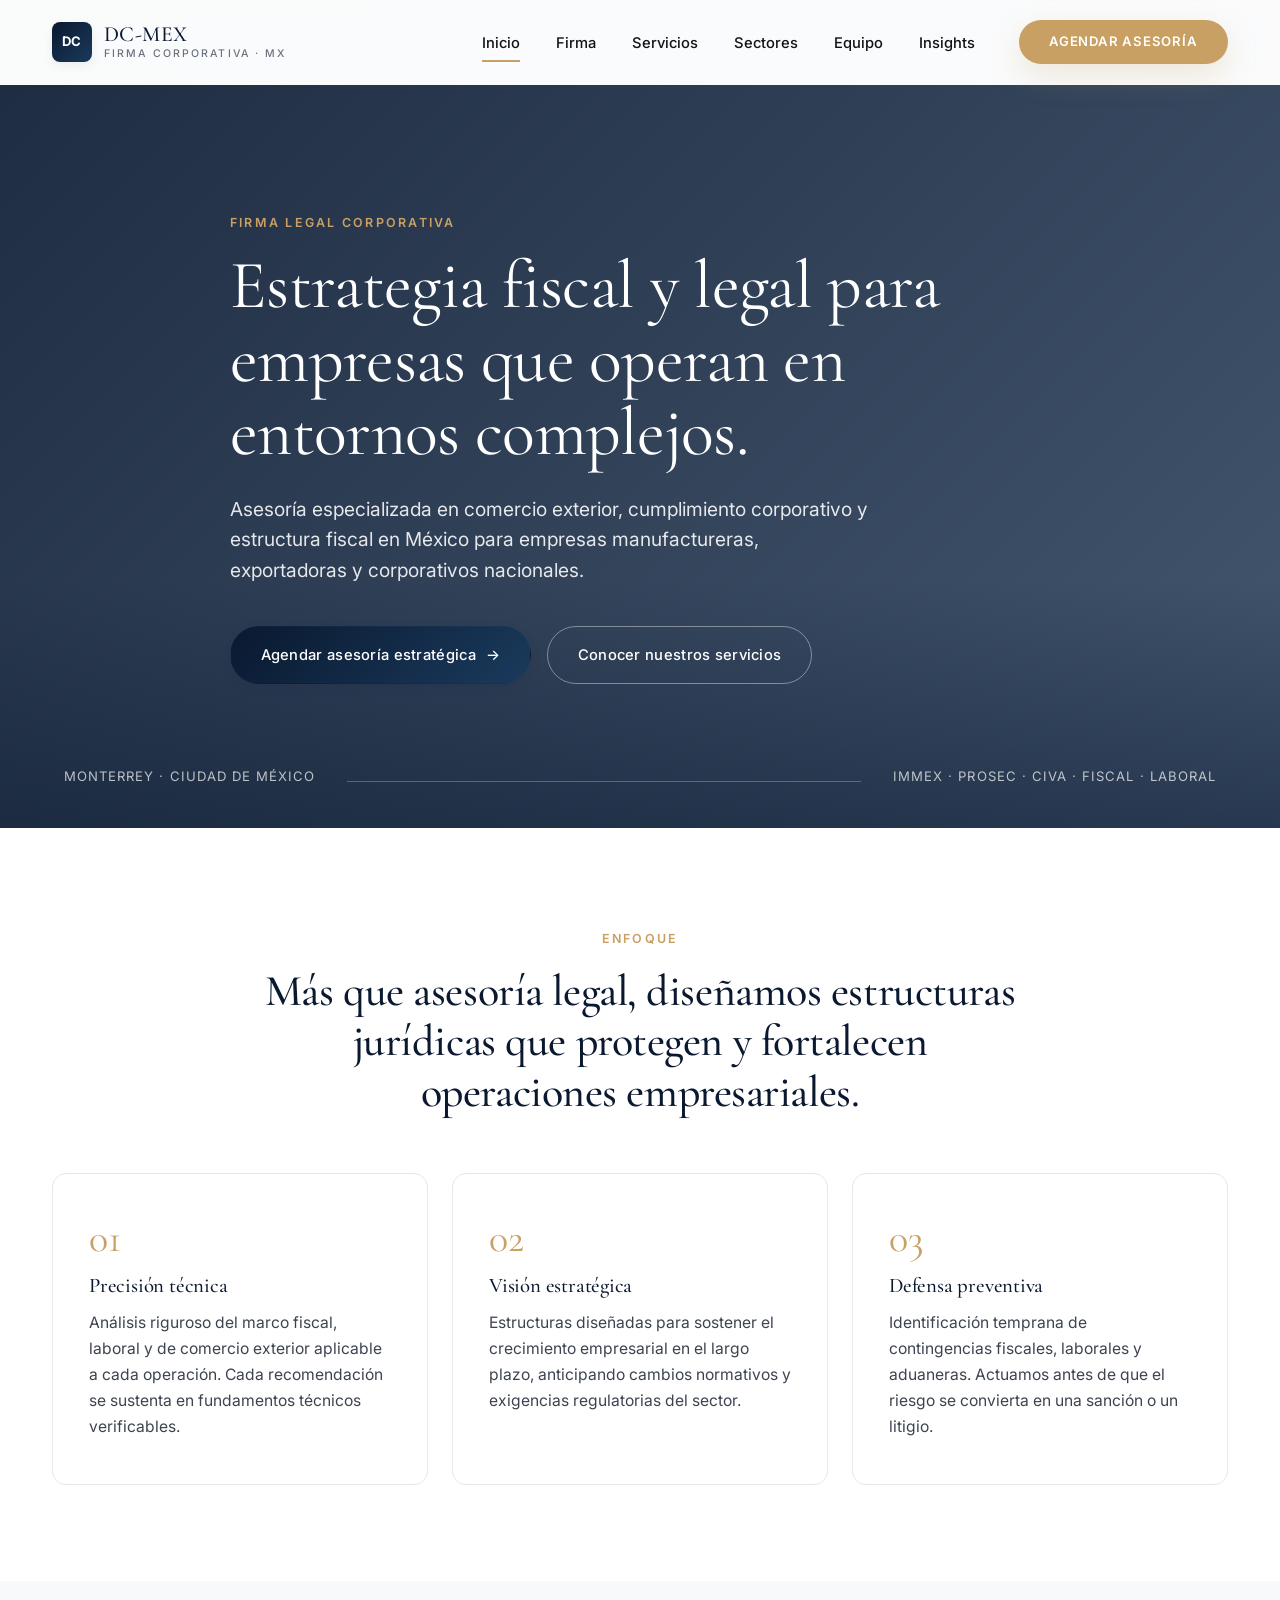
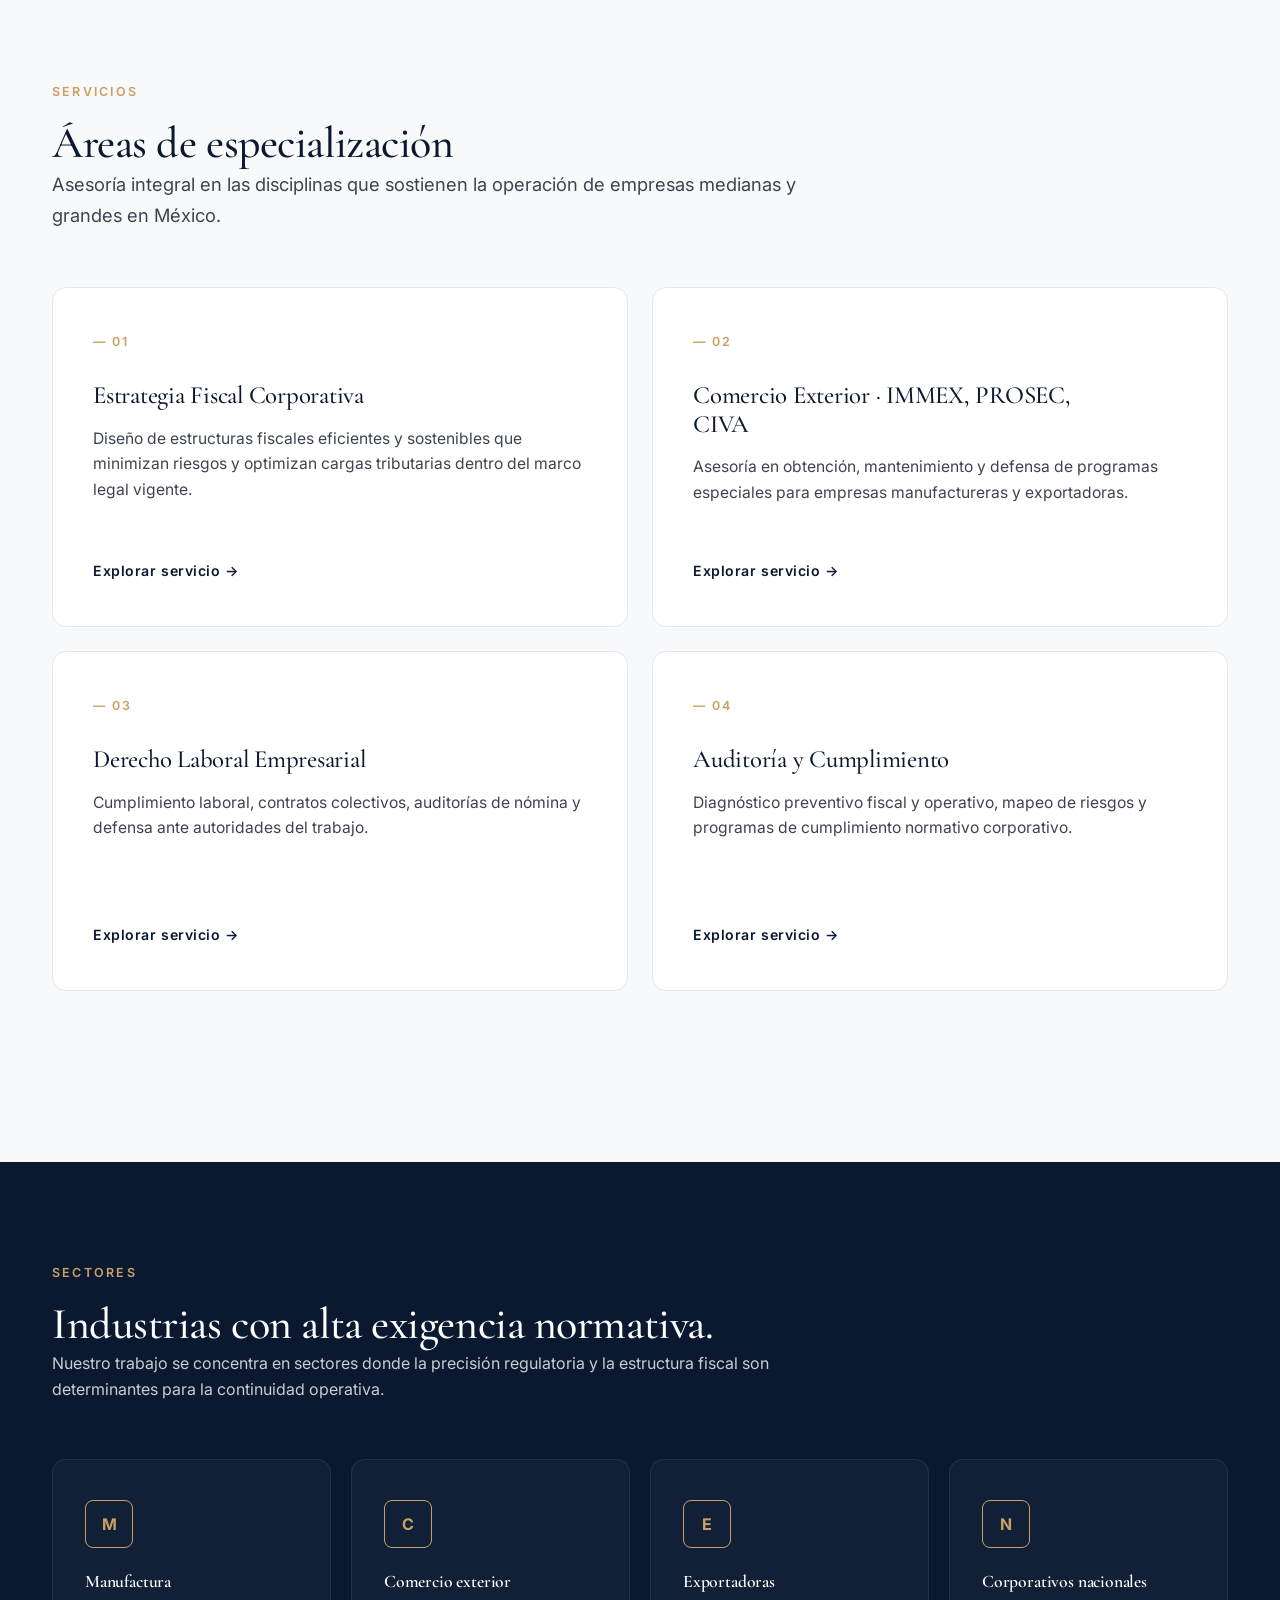
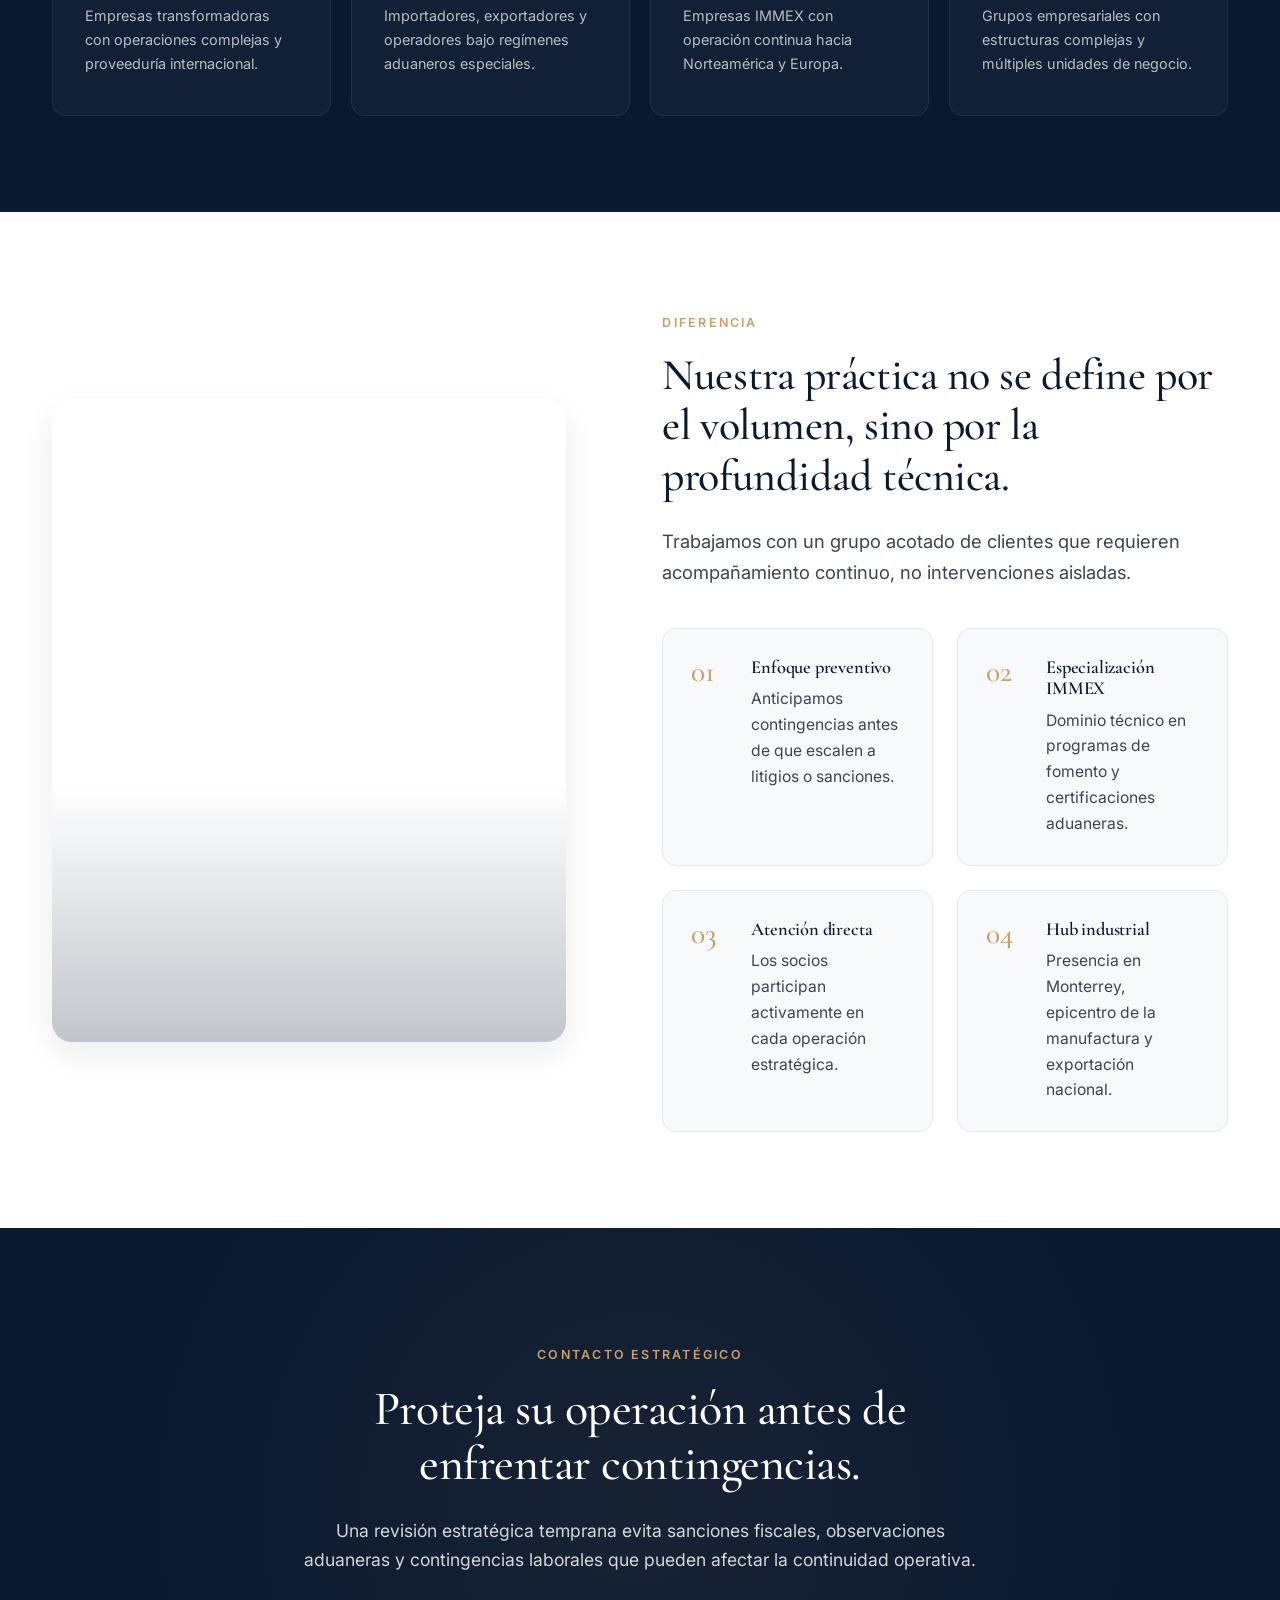
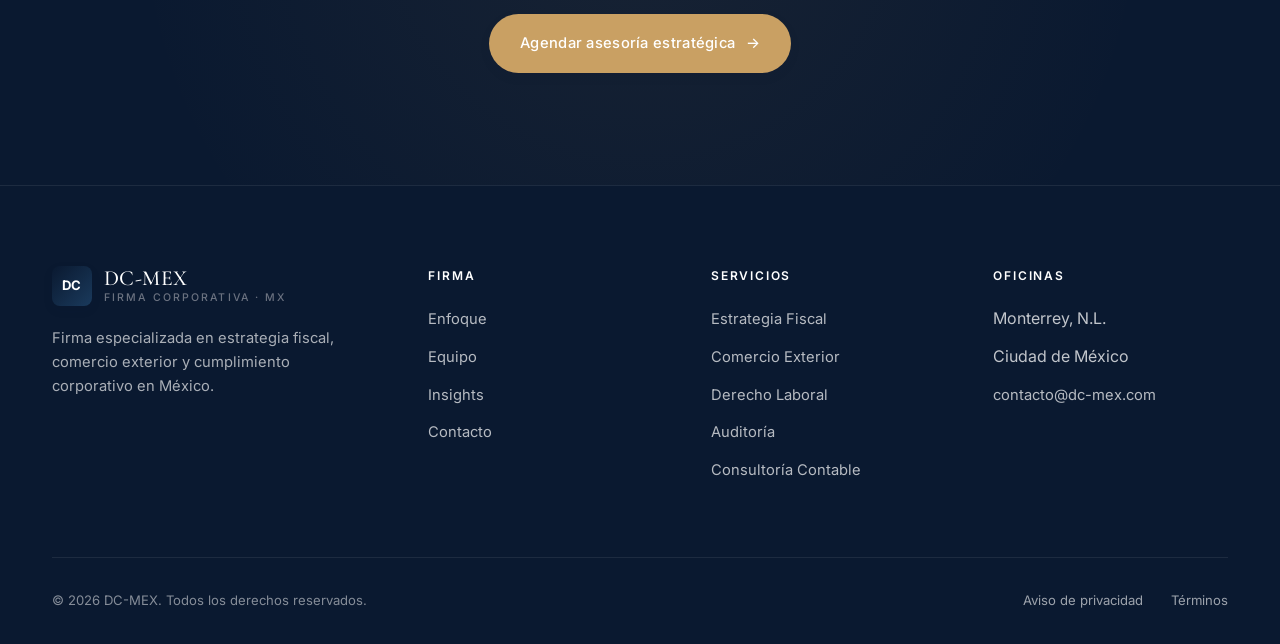
<file: index.html>
<!DOCTYPE html>
<html lang="es">
<head>
<meta charset="UTF-8" />
<meta name="viewport" content="width=device-width, initial-scale=1.0" />
<meta name="description" content="Firma especializada en estrategia fiscal, comercio exterior (IMMEX, PROSEC, CIVA), derecho laboral corporativo, auditoría y cumplimiento empresarial en México." />
<title>DC-MEX — Firma de arquitectura fiscal y legal empresarial</title>
<link rel="preconnect" href="https://fonts.googleapis.com" />
<link rel="preconnect" href="https://fonts.gstatic.com" crossorigin />
<link href="https://fonts.googleapis.com/css2?family=Cormorant+Garamond:wght@400;500;600&family=Inter:wght@300;400;500;600;700&display=swap" rel="stylesheet" />
<link rel="stylesheet" href="assets/css/styles.css" />
</head>
<body>

<header class="site-header">
  <div class="nav">
    <a href="index.html" class="brand" aria-label="Inicio">
      <span class="brand-mark">DC</span>
      <span class="brand-name">DC-MEX<small>Firma Corporativa · MX</small></span>
    </a>
    <button class="nav-toggle" aria-label="Menú"><span></span><span></span><span></span></button>
    <ul class="nav-links">
      <li><a href="index.html" class="active">Inicio</a></li>
      <li><a href="firma.html">Firma</a></li>
      <li><a href="servicios.html">Servicios</a></li>
      <li><a href="sectores.html">Sectores</a></li>
      <li><a href="equipo.html">Equipo</a></li>
      <li><a href="insights.html">Insights</a></li>
      <li><a href="contacto.html" class="nav-cta">Agendar asesoría</a></li>
    </ul>
  </div>
</header>

<!-- HERO -->
<section class="hero">
  <div class="container">
    <div class="hero-inner">
      <span class="eyebrow">Firma Legal Corporativa</span>
      <h1>Estrategia fiscal y legal para empresas que operan en entornos complejos.</h1>
      <p>Asesoría especializada en comercio exterior, cumplimiento corporativo y estructura fiscal en México para empresas manufactureras, exportadoras y corporativos nacionales.</p>
      <div class="hero-actions">
        <a href="contacto.html" class="btn btn-primary btn-arrow">Agendar asesoría estratégica</a>
        <a href="servicios.html" class="btn btn-secondary" style="border-color: rgba(255,255,255,0.4); color:#fff;">Conocer nuestros servicios</a>
      </div>
    </div>
  </div>
  <div class="hero-meta container">
    <span>Monterrey · Ciudad de México</span>
    <div class="divider"></div>
    <span>IMMEX · PROSEC · CIVA · Fiscal · Laboral</span>
  </div>
</section>

<!-- AUTHORITY BLOCK + PILLARS -->
<section class="section">
  <div class="container">
    <div class="section-header center" data-reveal>
      <span class="eyebrow">Enfoque</span>
      <h2>Más que asesoría legal, diseñamos estructuras jurídicas que protegen y fortalecen operaciones empresariales.</h2>
    </div>
    <div class="pillars" data-reveal>
      <div class="pillar">
        <div class="pillar-number">01</div>
        <h3>Precisión técnica</h3>
        <p>Análisis riguroso del marco fiscal, laboral y de comercio exterior aplicable a cada operación. Cada recomendación se sustenta en fundamentos técnicos verificables.</p>
      </div>
      <div class="pillar">
        <div class="pillar-number">02</div>
        <h3>Visión estratégica</h3>
        <p>Estructuras diseñadas para sostener el crecimiento empresarial en el largo plazo, anticipando cambios normativos y exigencias regulatorias del sector.</p>
      </div>
      <div class="pillar">
        <div class="pillar-number">03</div>
        <h3>Defensa preventiva</h3>
        <p>Identificación temprana de contingencias fiscales, laborales y aduaneras. Actuamos antes de que el riesgo se convierta en una sanción o un litigio.</p>
      </div>
    </div>
  </div>
</section>

<!-- SERVICES -->
<section class="section section-gray">
  <div class="container">
    <div class="section-header" data-reveal>
      <span class="eyebrow">Servicios</span>
      <h2>Áreas de especialización</h2>
      <p class="lead">Asesoría integral en las disciplinas que sostienen la operación de empresas medianas y grandes en México.</p>
    </div>

    <div class="services-grid" data-reveal>
      <a href="servicios/estrategia-fiscal.html" class="service-card">
        <div class="num">— 01</div>
        <h3>Estrategia Fiscal Corporativa</h3>
        <p>Diseño de estructuras fiscales eficientes y sostenibles que minimizan riesgos y optimizan cargas tributarias dentro del marco legal vigente.</p>
        <span class="link">Explorar servicio →</span>
      </a>
      <a href="servicios/comercio-exterior.html" class="service-card">
        <div class="num">— 02</div>
        <h3>Comercio Exterior · IMMEX, PROSEC, CIVA</h3>
        <p>Asesoría en obtención, mantenimiento y defensa de programas especiales para empresas manufactureras y exportadoras.</p>
        <span class="link">Explorar servicio →</span>
      </a>
      <a href="servicios/derecho-laboral.html" class="service-card">
        <div class="num">— 03</div>
        <h3>Derecho Laboral Empresarial</h3>
        <p>Cumplimiento laboral, contratos colectivos, auditorías de nómina y defensa ante autoridades del trabajo.</p>
        <span class="link">Explorar servicio →</span>
      </a>
      <a href="servicios/auditoria-cumplimiento.html" class="service-card">
        <div class="num">— 04</div>
        <h3>Auditoría y Cumplimiento</h3>
        <p>Diagnóstico preventivo fiscal y operativo, mapeo de riesgos y programas de cumplimiento normativo corporativo.</p>
        <span class="link">Explorar servicio →</span>
      </a>
    </div>

    <div style="text-align:center; margin-top: 3rem;" data-reveal>
      <a href="servicios.html" class="btn-ghost">Ver todas las áreas de práctica</a>
    </div>
  </div>
</section>

<!-- SECTORS -->
<section class="section section-dark">
  <div class="container">
    <div class="section-header" data-reveal>
      <span class="eyebrow">Sectores</span>
      <h2>Industrias con alta exigencia normativa.</h2>
      <p>Nuestro trabajo se concentra en sectores donde la precisión regulatoria y la estructura fiscal son determinantes para la continuidad operativa.</p>
    </div>

    <div class="sectors" data-reveal>
      <div class="sector">
        <div class="sector-icon">M</div>
        <h4>Manufactura</h4>
        <p>Empresas transformadoras con operaciones complejas y proveeduría internacional.</p>
      </div>
      <div class="sector">
        <div class="sector-icon">C</div>
        <h4>Comercio exterior</h4>
        <p>Importadores, exportadores y operadores bajo regímenes aduaneros especiales.</p>
      </div>
      <div class="sector">
        <div class="sector-icon">E</div>
        <h4>Exportadoras</h4>
        <p>Empresas IMMEX con operación continua hacia Norteamérica y Europa.</p>
      </div>
      <div class="sector">
        <div class="sector-icon">N</div>
        <h4>Corporativos nacionales</h4>
        <p>Grupos empresariales con estructuras complejas y múltiples unidades de negocio.</p>
      </div>
    </div>
  </div>
</section>

<!-- DIFFERENTIATORS -->
<section class="section">
  <div class="container">
    <div class="split">
      <div data-reveal>
        <div class="split-image" style="background-image: url('https://images.unsplash.com/photo-1521737604893-d14cc237f11d?auto=format&fit=crop&w=1200&q=80');"></div>
      </div>
      <div data-reveal>
        <span class="eyebrow">Diferencia</span>
        <h2>Nuestra práctica no se define por el volumen, sino por la profundidad técnica.</h2>
        <p class="lead">Trabajamos con un grupo acotado de clientes que requieren acompañamiento continuo, no intervenciones aisladas.</p>

        <div class="diff-grid" style="margin-top: 2.5rem;">
          <div class="diff-item">
            <div class="diff-item-number">01</div>
            <div>
              <h4>Enfoque preventivo</h4>
              <p>Anticipamos contingencias antes de que escalen a litigios o sanciones.</p>
            </div>
          </div>
          <div class="diff-item">
            <div class="diff-item-number">02</div>
            <div>
              <h4>Especialización IMMEX</h4>
              <p>Dominio técnico en programas de fomento y certificaciones aduaneras.</p>
            </div>
          </div>
          <div class="diff-item">
            <div class="diff-item-number">03</div>
            <div>
              <h4>Atención directa</h4>
              <p>Los socios participan activamente en cada operación estratégica.</p>
            </div>
          </div>
          <div class="diff-item">
            <div class="diff-item-number">04</div>
            <div>
              <h4>Hub industrial</h4>
              <p>Presencia en Monterrey, epicentro de la manufactura y exportación nacional.</p>
            </div>
          </div>
        </div>
      </div>
    </div>
  </div>
</section>

<!-- FINAL CTA -->
<section class="final-cta">
  <div class="final-cta-inner" data-reveal>
    <span class="eyebrow">Contacto estratégico</span>
    <h2>Proteja su operación antes de enfrentar contingencias.</h2>
    <p>Una revisión estratégica temprana evita sanciones fiscales, observaciones aduaneras y contingencias laborales que pueden afectar la continuidad operativa.</p>
    <a href="contacto.html" class="btn btn-primary btn-arrow" style="background: var(--accent);">Agendar asesoría estratégica</a>
  </div>
</section>

<!-- FOOTER -->
<footer class="site-footer">
  <div class="container">
    <div class="footer-grid">
      <div class="footer-brand">
        <div class="brand" style="color:#fff;">
          <span class="brand-mark">DC</span>
          <span class="brand-name">DC-MEX<small>Firma Corporativa · MX</small></span>
        </div>
        <p>Firma especializada en estrategia fiscal, comercio exterior y cumplimiento corporativo en México.</p>
      </div>
      <div class="footer-col">
        <h5>Firma</h5>
        <ul>
          <li><a href="firma.html">Enfoque</a></li>
          <li><a href="equipo.html">Equipo</a></li>
          <li><a href="insights.html">Insights</a></li>
          <li><a href="contacto.html">Contacto</a></li>
        </ul>
      </div>
      <div class="footer-col">
        <h5>Servicios</h5>
        <ul>
          <li><a href="servicios/estrategia-fiscal.html">Estrategia Fiscal</a></li>
          <li><a href="servicios/comercio-exterior.html">Comercio Exterior</a></li>
          <li><a href="servicios/derecho-laboral.html">Derecho Laboral</a></li>
          <li><a href="servicios/auditoria-cumplimiento.html">Auditoría</a></li>
          <li><a href="servicios/consultoria-contable.html">Consultoría Contable</a></li>
        </ul>
      </div>
      <div class="footer-col">
        <h5>Oficinas</h5>
        <ul>
          <li>Monterrey, N.L.</li>
          <li>Ciudad de México</li>
          <li><a href="mailto:contacto@dc-mex.com">contacto@dc-mex.com</a></li>
        </ul>
      </div>
    </div>
    <div class="footer-bottom">
      <span>© 2026 DC-MEX. Todos los derechos reservados.</span>
      <div>
        <a href="#">Aviso de privacidad</a>
        <a href="#">Términos</a>
      </div>
    </div>
  </div>
</footer>

<script src="assets/js/main.js"></script>
</body>
</html>
</file>
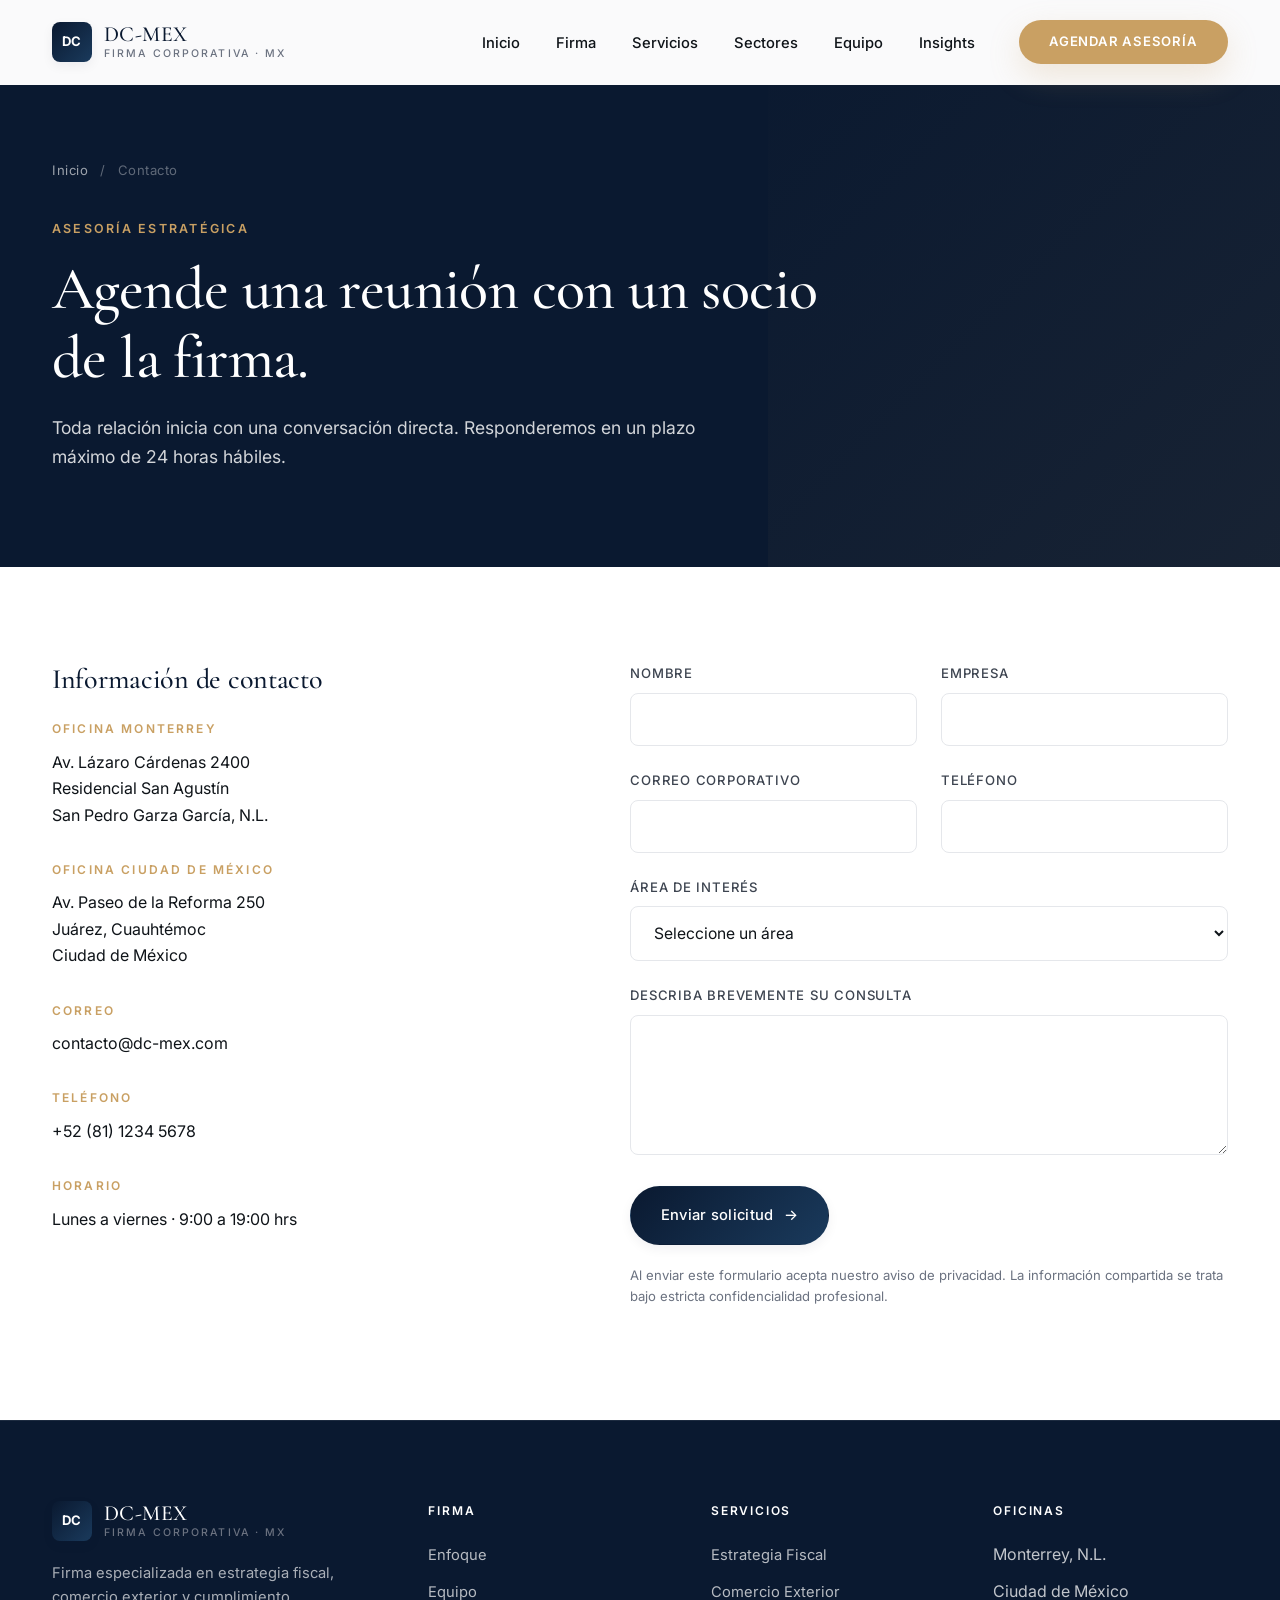
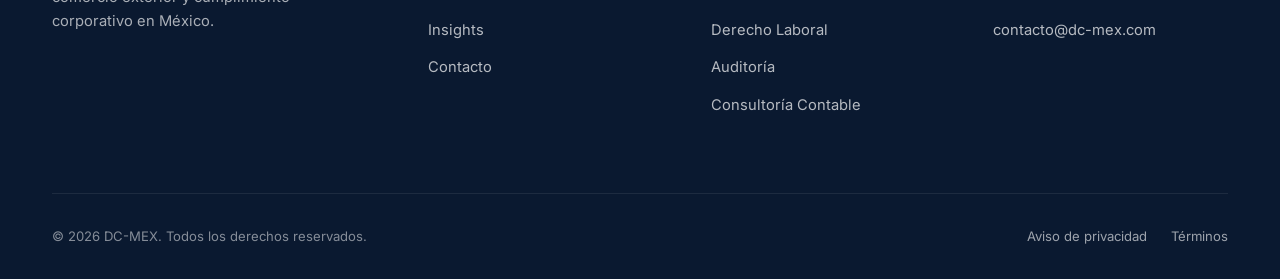
<file: contacto.html>
<!DOCTYPE html>
<html lang="es">
<head>
<meta charset="UTF-8" />
<meta name="viewport" content="width=device-width, initial-scale=1.0" />
<meta name="description" content="Agende una asesoría estratégica con nuestro equipo. Oficinas en Monterrey y Ciudad de México." />
<title>Contacto — DC-MEX</title>
<link rel="preconnect" href="https://fonts.googleapis.com" />
<link rel="preconnect" href="https://fonts.gstatic.com" crossorigin />
<link href="https://fonts.googleapis.com/css2?family=Cormorant+Garamond:wght@400;500;600&family=Inter:wght@300;400;500;600;700&display=swap" rel="stylesheet" />
<link rel="stylesheet" href="assets/css/styles.css" />
</head>
<body>

<header class="site-header">
  <div class="nav">
    <a href="index.html" class="brand"><span class="brand-mark">DC</span><span class="brand-name">DC-MEX<small>Firma Corporativa · MX</small></span></a>
    <button class="nav-toggle" aria-label="Menú"><span></span><span></span><span></span></button>
    <ul class="nav-links">
      <li><a href="index.html">Inicio</a></li>
      <li><a href="firma.html">Firma</a></li>
      <li><a href="servicios.html">Servicios</a></li>
      <li><a href="sectores.html">Sectores</a></li>
      <li><a href="equipo.html">Equipo</a></li>
      <li><a href="insights.html">Insights</a></li>
      <li><a href="contacto.html" class="nav-cta active">Agendar asesoría</a></li>
    </ul>
  </div>
</header>

<section class="sub-hero">
  <div class="container">
    <div class="breadcrumb"><a href="index.html">Inicio</a><span>/</span><span>Contacto</span></div>
    <span class="eyebrow">Asesoría estratégica</span>
    <h1>Agende una reunión con un socio de la firma.</h1>
    <p>Toda relación inicia con una conversación directa. Responderemos en un plazo máximo de 24 horas hábiles.</p>
  </div>
</section>

<section class="section">
  <div class="container">
    <div class="contact-grid">
      <div class="contact-info" data-reveal>
        <h3>Información de contacto</h3>

        <div class="contact-block">
          <h5>Oficina Monterrey</h5>
          <p>Av. Lázaro Cárdenas 2400<br>Residencial San Agustín<br>San Pedro Garza García, N.L.</p>
        </div>

        <div class="contact-block">
          <h5>Oficina Ciudad de México</h5>
          <p>Av. Paseo de la Reforma 250<br>Juárez, Cuauhtémoc<br>Ciudad de México</p>
        </div>

        <div class="contact-block">
          <h5>Correo</h5>
          <p><a href="mailto:contacto@dc-mex.com">contacto@dc-mex.com</a></p>
        </div>

        <div class="contact-block">
          <h5>Teléfono</h5>
          <p><a href="tel:+528112345678">+52 (81) 1234 5678</a></p>
        </div>

        <div class="contact-block">
          <h5>Horario</h5>
          <p>Lunes a viernes · 9:00 a 19:00 hrs</p>
        </div>
      </div>

      <div data-reveal>
        <form id="contact-form" novalidate>
          <div class="form-row">
            <div class="form-group">
              <label for="nombre">Nombre</label>
              <input type="text" id="nombre" name="nombre" required />
            </div>
            <div class="form-group">
              <label for="empresa">Empresa</label>
              <input type="text" id="empresa" name="empresa" required />
            </div>
          </div>

          <div class="form-row">
            <div class="form-group">
              <label for="correo">Correo corporativo</label>
              <input type="email" id="correo" name="correo" required />
            </div>
            <div class="form-group">
              <label for="telefono">Teléfono</label>
              <input type="tel" id="telefono" name="telefono" />
            </div>
          </div>

          <div class="form-group">
            <label for="area">Área de interés</label>
            <select id="area" name="area" required>
              <option value="">Seleccione un área</option>
              <option>Estrategia Fiscal Corporativa</option>
              <option>Comercio Exterior (IMMEX, PROSEC, CIVA)</option>
              <option>Derecho Laboral Empresarial</option>
              <option>Auditoría y Cumplimiento</option>
              <option>Consultoría Contable Estratégica</option>
              <option>Asesoría general / Diagnóstico</option>
            </select>
          </div>

          <div class="form-group">
            <label for="mensaje">Describa brevemente su consulta</label>
            <textarea id="mensaje" name="mensaje" required></textarea>
          </div>

          <button type="submit" class="btn btn-primary btn-arrow" style="width:auto;">Enviar solicitud</button>
          <p style="font-size:0.82rem; color:var(--gray-500); margin-top:1.25rem;">Al enviar este formulario acepta nuestro aviso de privacidad. La información compartida se trata bajo estricta confidencialidad profesional.</p>
        </form>
      </div>
    </div>
  </div>
</section>

<footer class="site-footer">
  <div class="container">
    <div class="footer-grid">
      <div class="footer-brand"><div class="brand" style="color:#fff;"><span class="brand-mark">DC</span><span class="brand-name">DC-MEX<small>Firma Corporativa · MX</small></span></div><p>Firma especializada en estrategia fiscal, comercio exterior y cumplimiento corporativo en México.</p></div>
      <div class="footer-col"><h5>Firma</h5><ul><li><a href="firma.html">Enfoque</a></li><li><a href="equipo.html">Equipo</a></li><li><a href="insights.html">Insights</a></li><li><a href="contacto.html">Contacto</a></li></ul></div>
      <div class="footer-col"><h5>Servicios</h5><ul><li><a href="servicios/estrategia-fiscal.html">Estrategia Fiscal</a></li><li><a href="servicios/comercio-exterior.html">Comercio Exterior</a></li><li><a href="servicios/derecho-laboral.html">Derecho Laboral</a></li><li><a href="servicios/auditoria-cumplimiento.html">Auditoría</a></li><li><a href="servicios/consultoria-contable.html">Consultoría Contable</a></li></ul></div>
      <div class="footer-col"><h5>Oficinas</h5><ul><li>Monterrey, N.L.</li><li>Ciudad de México</li><li><a href="mailto:contacto@dc-mex.com">contacto@dc-mex.com</a></li></ul></div>
    </div>
    <div class="footer-bottom"><span>© 2026 DC-MEX. Todos los derechos reservados.</span><div><a href="#">Aviso de privacidad</a><a href="#">Términos</a></div></div>
  </div>
</footer>

<script src="assets/js/main.js"></script>
</body>
</html>
</file>
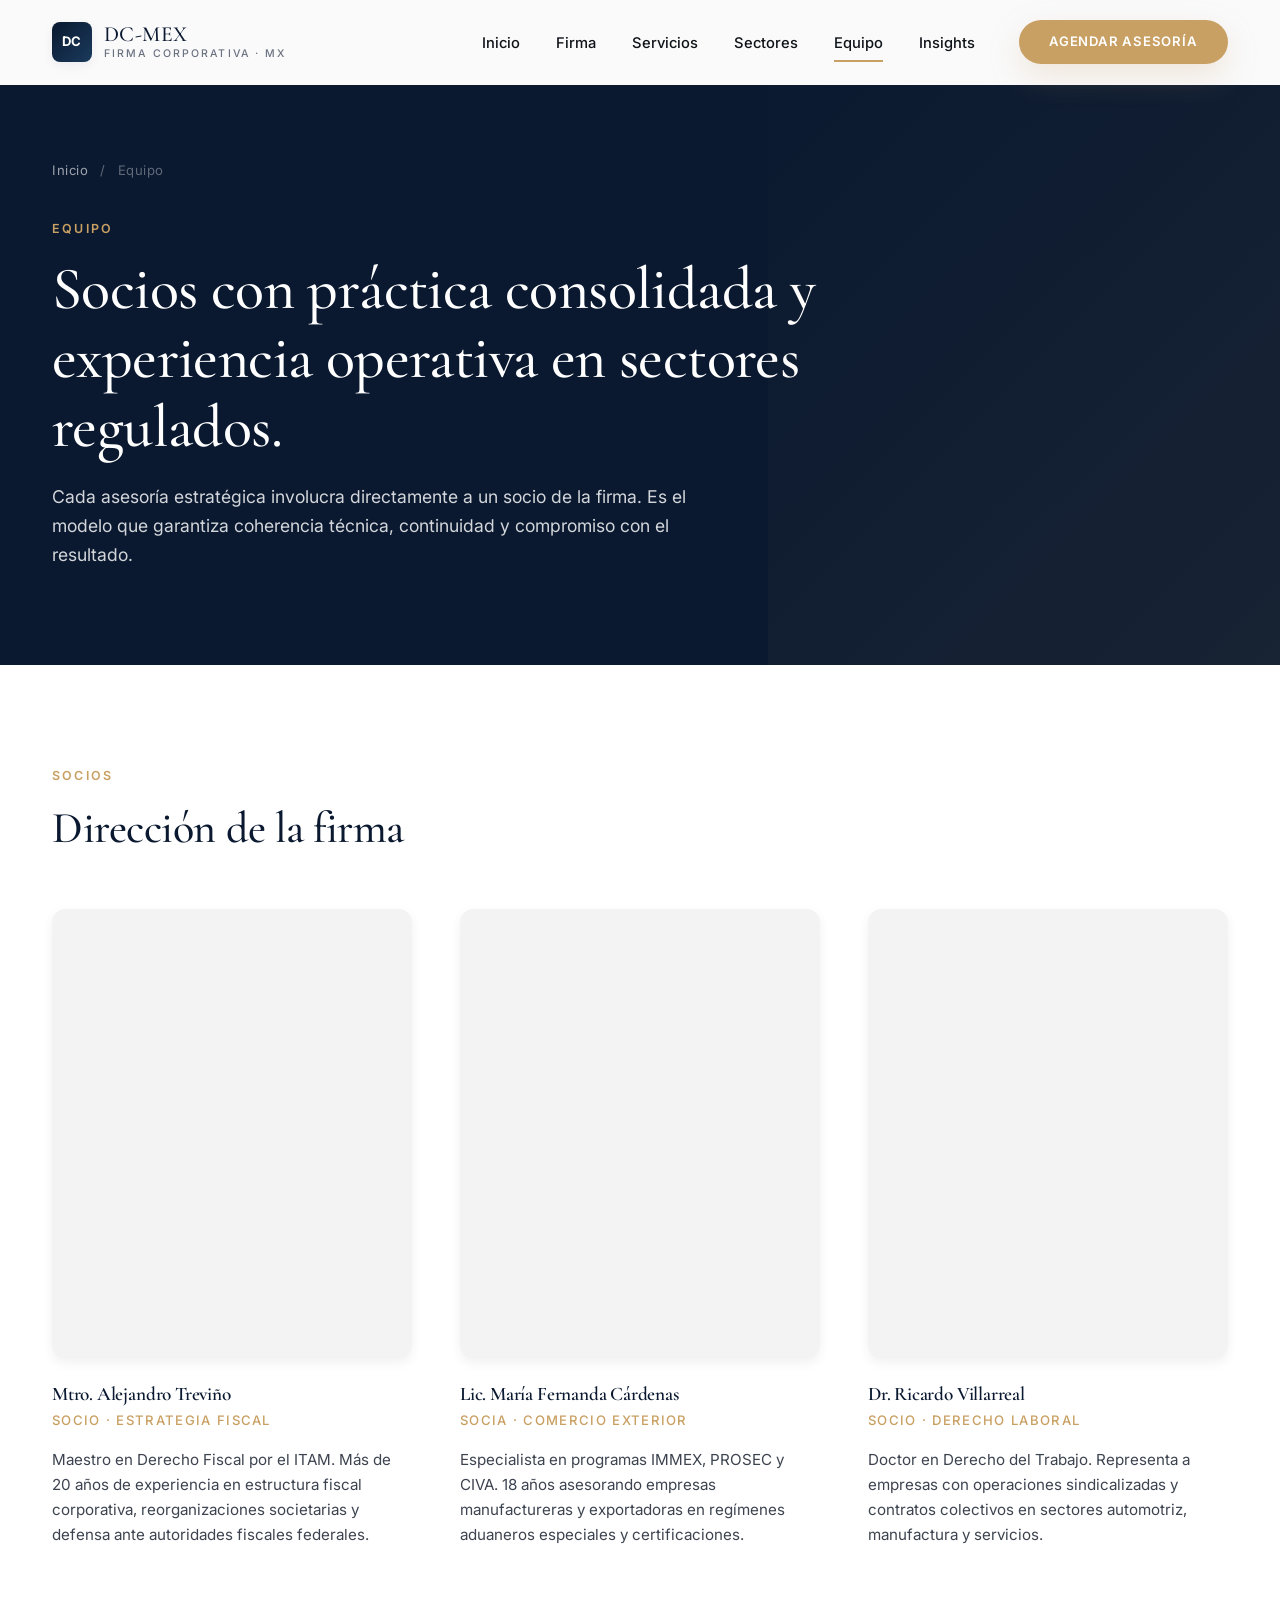
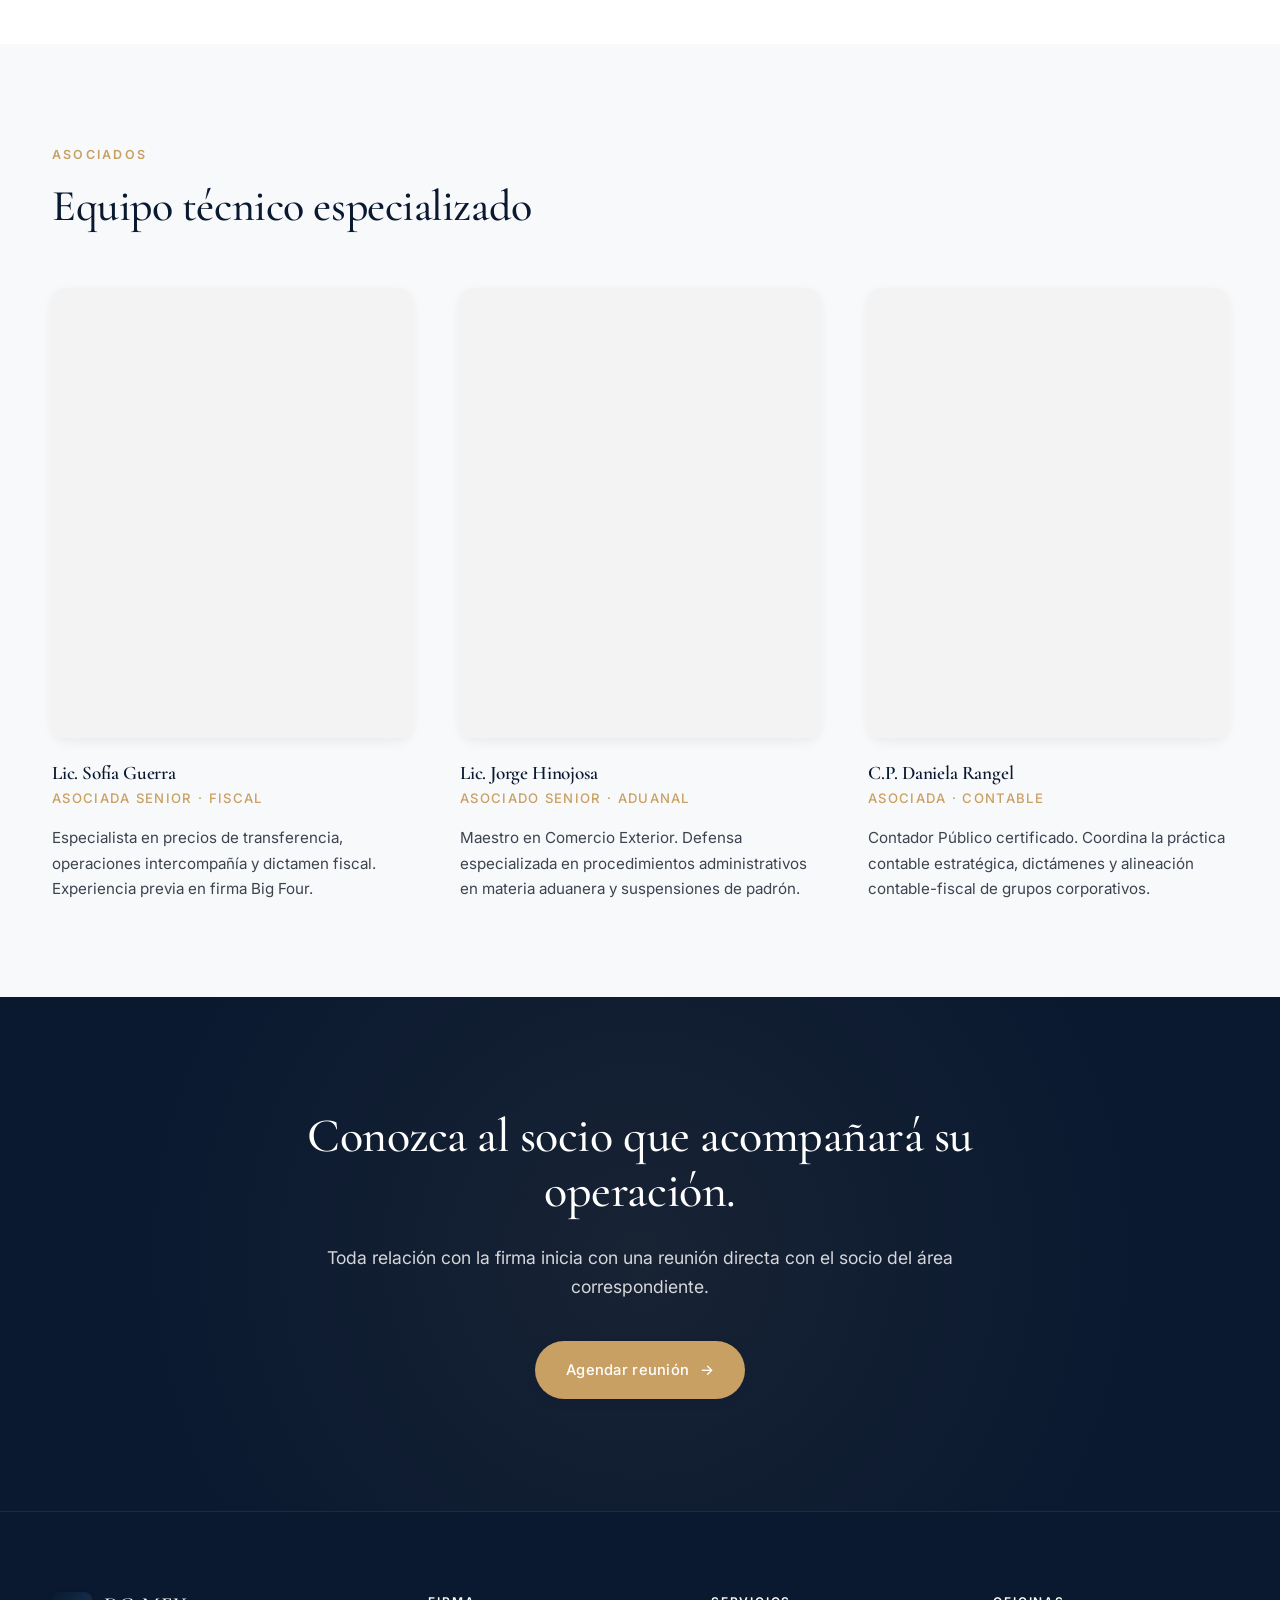
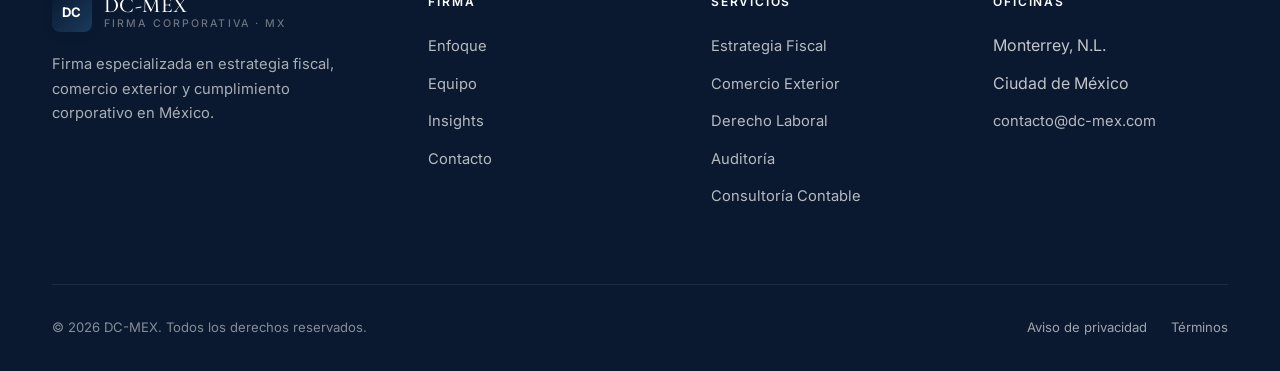
<file: equipo.html>
<!DOCTYPE html>
<html lang="es">
<head>
<meta charset="UTF-8" />
<meta name="viewport" content="width=device-width, initial-scale=1.0" />
<meta name="description" content="Equipo de socios y especialistas en estrategia fiscal, comercio exterior y derecho corporativo." />
<title>Equipo — DC-MEX</title>
<link rel="preconnect" href="https://fonts.googleapis.com" />
<link rel="preconnect" href="https://fonts.gstatic.com" crossorigin />
<link href="https://fonts.googleapis.com/css2?family=Cormorant+Garamond:wght@400;500;600&family=Inter:wght@300;400;500;600;700&display=swap" rel="stylesheet" />
<link rel="stylesheet" href="assets/css/styles.css" />
</head>
<body>

<header class="site-header">
  <div class="nav">
    <a href="index.html" class="brand"><span class="brand-mark">DC</span><span class="brand-name">DC-MEX<small>Firma Corporativa · MX</small></span></a>
    <button class="nav-toggle" aria-label="Menú"><span></span><span></span><span></span></button>
    <ul class="nav-links">
      <li><a href="index.html">Inicio</a></li>
      <li><a href="firma.html">Firma</a></li>
      <li><a href="servicios.html">Servicios</a></li>
      <li><a href="sectores.html">Sectores</a></li>
      <li><a href="equipo.html" class="active">Equipo</a></li>
      <li><a href="insights.html">Insights</a></li>
      <li><a href="contacto.html" class="nav-cta">Agendar asesoría</a></li>
    </ul>
  </div>
</header>

<section class="sub-hero">
  <div class="container">
    <div class="breadcrumb"><a href="index.html">Inicio</a><span>/</span><span>Equipo</span></div>
    <span class="eyebrow">Equipo</span>
    <h1>Socios con práctica consolidada y experiencia operativa en sectores regulados.</h1>
    <p>Cada asesoría estratégica involucra directamente a un socio de la firma. Es el modelo que garantiza coherencia técnica, continuidad y compromiso con el resultado.</p>
  </div>
</section>

<section class="section">
  <div class="container">
    <div class="section-header" data-reveal>
      <span class="eyebrow">Socios</span>
      <h2>Dirección de la firma</h2>
    </div>

    <div class="team-grid" data-reveal>
      <div class="team-card">
        <div class="photo" style="background-image: url('https://images.unsplash.com/photo-1560250097-0b93528c311a?auto=format&fit=crop&w=800&q=80');"></div>
        <h4>Mtro. Alejandro Treviño</h4>
        <div class="role">Socio · Estrategia Fiscal</div>
        <p>Maestro en Derecho Fiscal por el ITAM. Más de 20 años de experiencia en estructura fiscal corporativa, reorganizaciones societarias y defensa ante autoridades fiscales federales.</p>
      </div>
      <div class="team-card">
        <div class="photo" style="background-image: url('https://images.unsplash.com/photo-1573497019940-1c28c88b4f3e?auto=format&fit=crop&w=800&q=80');"></div>
        <h4>Lic. María Fernanda Cárdenas</h4>
        <div class="role">Socia · Comercio Exterior</div>
        <p>Especialista en programas IMMEX, PROSEC y CIVA. 18 años asesorando empresas manufactureras y exportadoras en regímenes aduaneros especiales y certificaciones.</p>
      </div>
      <div class="team-card">
        <div class="photo" style="background-image: url('https://images.unsplash.com/photo-1472099645785-5658abf4ff4e?auto=format&fit=crop&w=800&q=80');"></div>
        <h4>Dr. Ricardo Villarreal</h4>
        <div class="role">Socio · Derecho Laboral</div>
        <p>Doctor en Derecho del Trabajo. Representa a empresas con operaciones sindicalizadas y contratos colectivos en sectores automotriz, manufactura y servicios.</p>
      </div>
    </div>
  </div>
</section>

<section class="section section-gray">
  <div class="container">
    <div class="section-header" data-reveal>
      <span class="eyebrow">Asociados</span>
      <h2>Equipo técnico especializado</h2>
    </div>

    <div class="team-grid" data-reveal>
      <div class="team-card">
        <div class="photo" style="background-image: url('https://images.unsplash.com/photo-1580489944761-15a19d654956?auto=format&fit=crop&w=800&q=80');"></div>
        <h4>Lic. Sofía Guerra</h4>
        <div class="role">Asociada Senior · Fiscal</div>
        <p>Especialista en precios de transferencia, operaciones intercompañía y dictamen fiscal. Experiencia previa en firma Big Four.</p>
      </div>
      <div class="team-card">
        <div class="photo" style="background-image: url('https://images.unsplash.com/photo-1507003211169-0a1dd7228f2d?auto=format&fit=crop&w=800&q=80');"></div>
        <h4>Lic. Jorge Hinojosa</h4>
        <div class="role">Asociado Senior · Aduanal</div>
        <p>Maestro en Comercio Exterior. Defensa especializada en procedimientos administrativos en materia aduanera y suspensiones de padrón.</p>
      </div>
      <div class="team-card">
        <div class="photo" style="background-image: url('https://images.unsplash.com/photo-1438761681033-6461ffad8d80?auto=format&fit=crop&w=800&q=80');"></div>
        <h4>C.P. Daniela Rangel</h4>
        <div class="role">Asociada · Contable</div>
        <p>Contador Público certificado. Coordina la práctica contable estratégica, dictámenes y alineación contable-fiscal de grupos corporativos.</p>
      </div>
    </div>
  </div>
</section>

<section class="final-cta">
  <div class="final-cta-inner" data-reveal>
    <h2>Conozca al socio que acompañará su operación.</h2>
    <p>Toda relación con la firma inicia con una reunión directa con el socio del área correspondiente.</p>
    <a href="contacto.html" class="btn btn-primary btn-arrow" style="background: var(--accent);">Agendar reunión</a>
  </div>
</section>

<footer class="site-footer">
  <div class="container">
    <div class="footer-grid">
      <div class="footer-brand"><div class="brand" style="color:#fff;"><span class="brand-mark">DC</span><span class="brand-name">DC-MEX<small>Firma Corporativa · MX</small></span></div><p>Firma especializada en estrategia fiscal, comercio exterior y cumplimiento corporativo en México.</p></div>
      <div class="footer-col"><h5>Firma</h5><ul><li><a href="firma.html">Enfoque</a></li><li><a href="equipo.html">Equipo</a></li><li><a href="insights.html">Insights</a></li><li><a href="contacto.html">Contacto</a></li></ul></div>
      <div class="footer-col"><h5>Servicios</h5><ul><li><a href="servicios/estrategia-fiscal.html">Estrategia Fiscal</a></li><li><a href="servicios/comercio-exterior.html">Comercio Exterior</a></li><li><a href="servicios/derecho-laboral.html">Derecho Laboral</a></li><li><a href="servicios/auditoria-cumplimiento.html">Auditoría</a></li><li><a href="servicios/consultoria-contable.html">Consultoría Contable</a></li></ul></div>
      <div class="footer-col"><h5>Oficinas</h5><ul><li>Monterrey, N.L.</li><li>Ciudad de México</li><li><a href="mailto:contacto@dc-mex.com">contacto@dc-mex.com</a></li></ul></div>
    </div>
    <div class="footer-bottom"><span>© 2026 DC-MEX. Todos los derechos reservados.</span><div><a href="#">Aviso de privacidad</a><a href="#">Términos</a></div></div>
  </div>
</footer>

<script src="assets/js/main.js"></script>
</body>
</html>
</file>
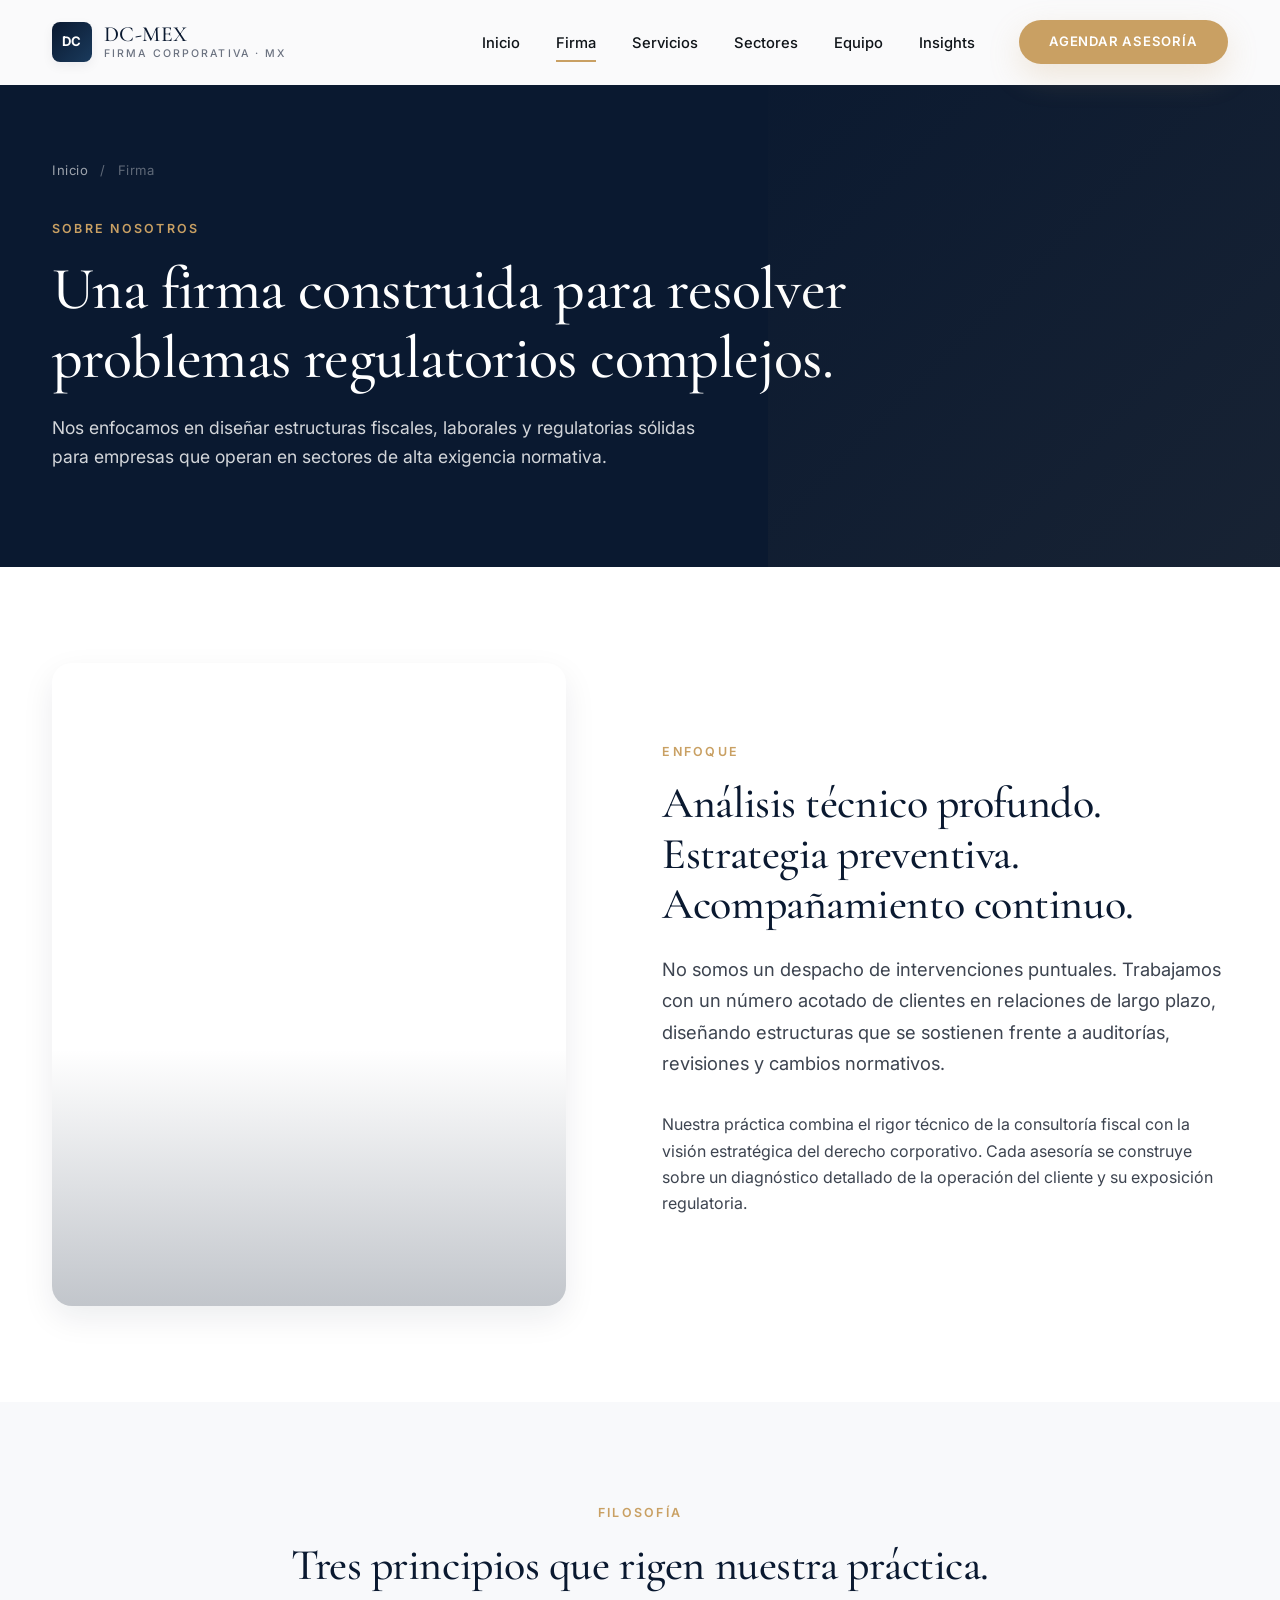
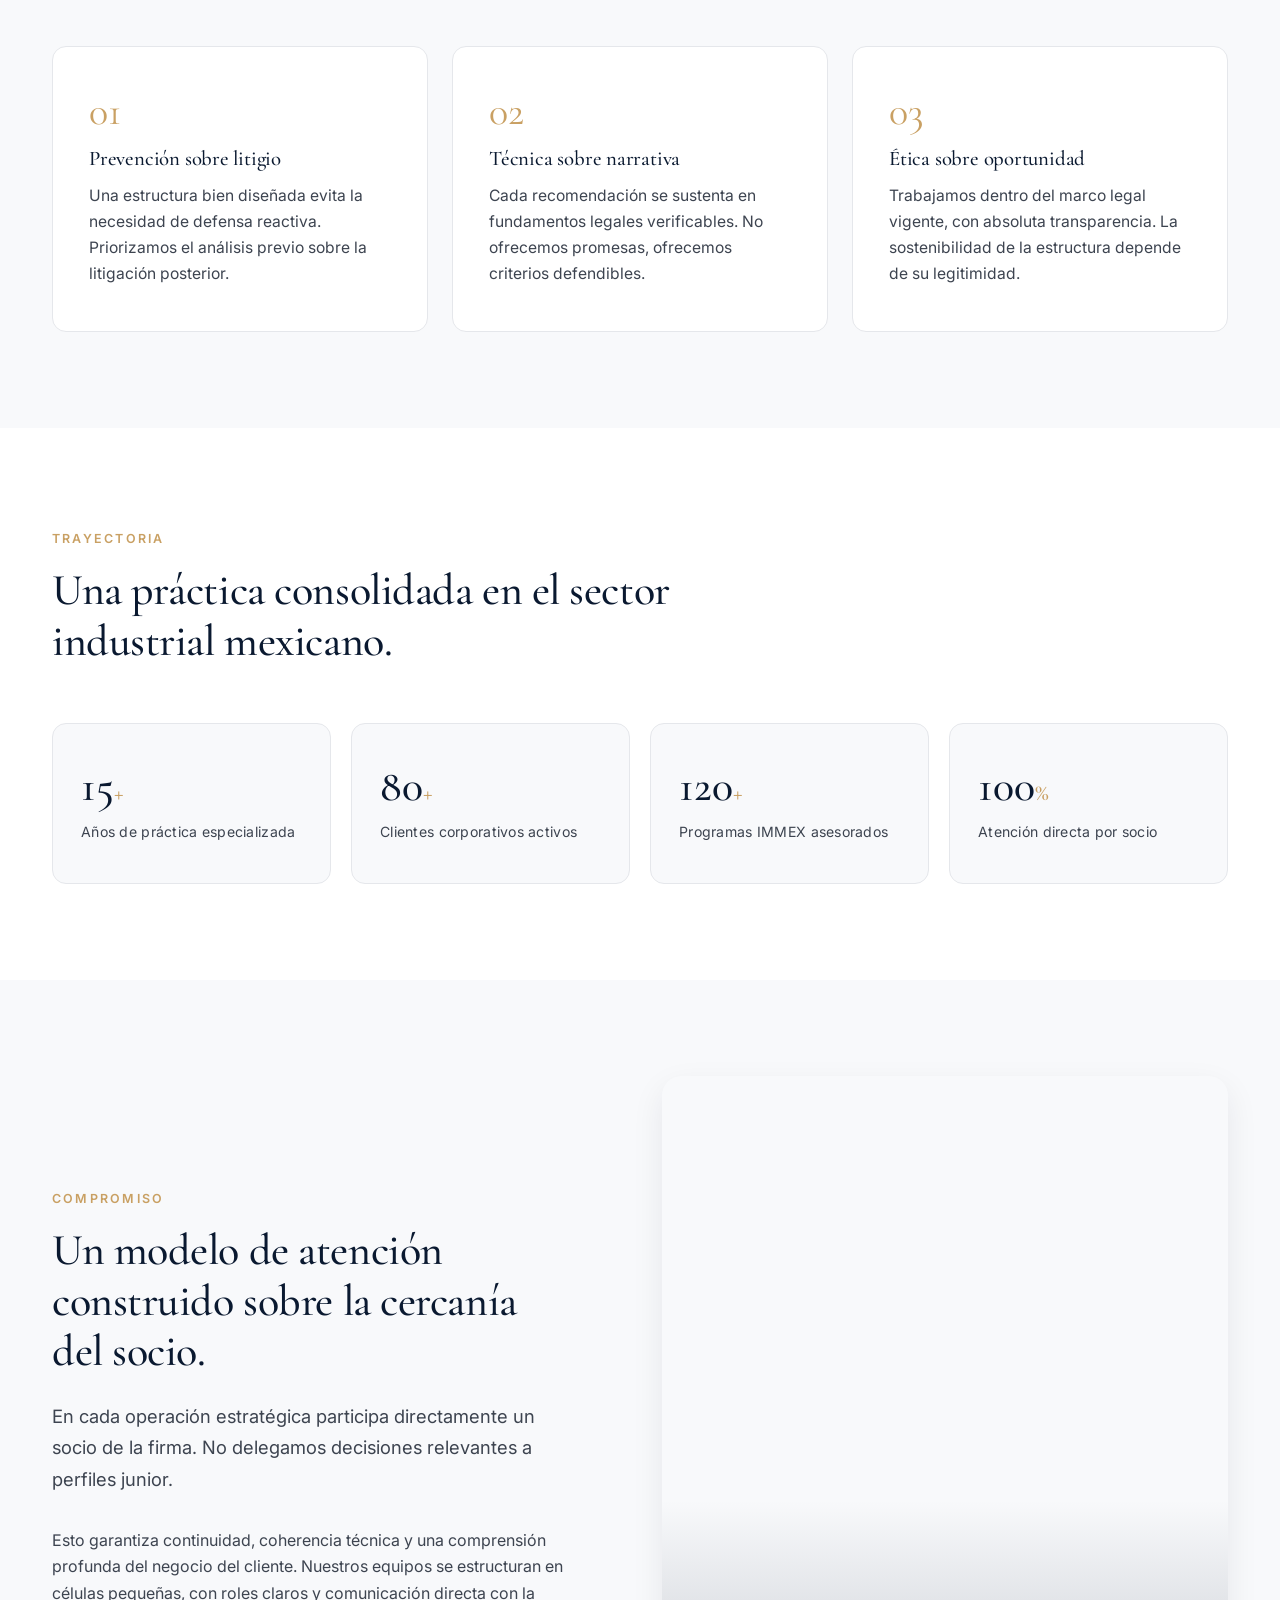
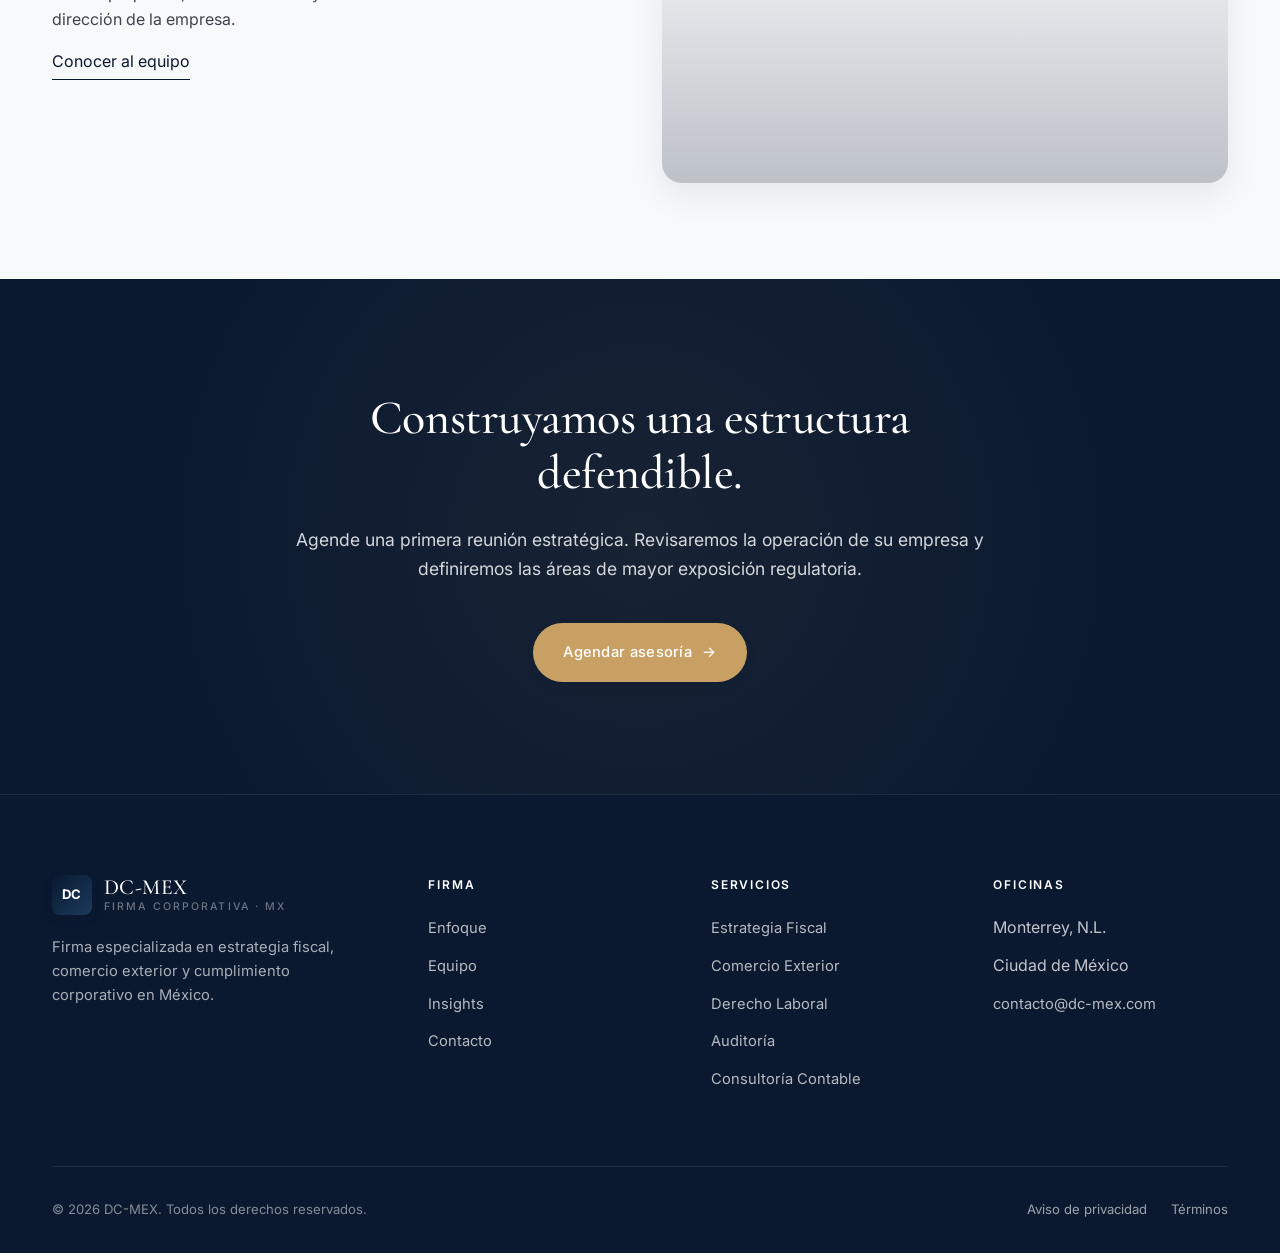
<file: firma.html>
<!DOCTYPE html>
<html lang="es">
<head>
<meta charset="UTF-8" />
<meta name="viewport" content="width=device-width, initial-scale=1.0" />
<meta name="description" content="Firma de arquitectura fiscal y legal empresarial enfocada en estructuras sólidas para empresas de alta exigencia normativa en México." />
<title>Firma — DC-MEX</title>
<link rel="preconnect" href="https://fonts.googleapis.com" />
<link rel="preconnect" href="https://fonts.gstatic.com" crossorigin />
<link href="https://fonts.googleapis.com/css2?family=Cormorant+Garamond:wght@400;500;600&family=Inter:wght@300;400;500;600;700&display=swap" rel="stylesheet" />
<link rel="stylesheet" href="assets/css/styles.css" />
</head>
<body>

<header class="site-header">
  <div class="nav">
    <a href="index.html" class="brand"><span class="brand-mark">DC</span><span class="brand-name">DC-MEX<small>Firma Corporativa · MX</small></span></a>
    <button class="nav-toggle" aria-label="Menú"><span></span><span></span><span></span></button>
    <ul class="nav-links">
      <li><a href="index.html">Inicio</a></li>
      <li><a href="firma.html" class="active">Firma</a></li>
      <li><a href="servicios.html">Servicios</a></li>
      <li><a href="sectores.html">Sectores</a></li>
      <li><a href="equipo.html">Equipo</a></li>
      <li><a href="insights.html">Insights</a></li>
      <li><a href="contacto.html" class="nav-cta">Agendar asesoría</a></li>
    </ul>
  </div>
</header>

<section class="sub-hero">
  <div class="container">
    <div class="breadcrumb"><a href="index.html">Inicio</a><span>/</span><span>Firma</span></div>
    <span class="eyebrow">Sobre nosotros</span>
    <h1>Una firma construida para resolver problemas regulatorios complejos.</h1>
    <p>Nos enfocamos en diseñar estructuras fiscales, laborales y regulatorias sólidas para empresas que operan en sectores de alta exigencia normativa.</p>
  </div>
</section>

<section class="section">
  <div class="container">
    <div class="split">
      <div data-reveal>
        <div class="split-image" style="background-image: url('https://images.unsplash.com/photo-1554469384-e58fac16e23a?auto=format&fit=crop&w=1200&q=80');"></div>
      </div>
      <div data-reveal>
        <span class="eyebrow">Enfoque</span>
        <h2>Análisis técnico profundo. Estrategia preventiva. Acompañamiento continuo.</h2>
        <p class="lead">No somos un despacho de intervenciones puntuales. Trabajamos con un número acotado de clientes en relaciones de largo plazo, diseñando estructuras que se sostienen frente a auditorías, revisiones y cambios normativos.</p>
        <p>Nuestra práctica combina el rigor técnico de la consultoría fiscal con la visión estratégica del derecho corporativo. Cada asesoría se construye sobre un diagnóstico detallado de la operación del cliente y su exposición regulatoria.</p>
      </div>
    </div>
  </div>
</section>

<section class="section section-gray">
  <div class="container">
    <div class="section-header center" data-reveal>
      <span class="eyebrow">Filosofía</span>
      <h2>Tres principios que rigen nuestra práctica.</h2>
    </div>
    <div class="pillars" data-reveal>
      <div class="pillar">
        <div class="pillar-number">01</div>
        <h3>Prevención sobre litigio</h3>
        <p>Una estructura bien diseñada evita la necesidad de defensa reactiva. Priorizamos el análisis previo sobre la litigación posterior.</p>
      </div>
      <div class="pillar">
        <div class="pillar-number">02</div>
        <h3>Técnica sobre narrativa</h3>
        <p>Cada recomendación se sustenta en fundamentos legales verificables. No ofrecemos promesas, ofrecemos criterios defendibles.</p>
      </div>
      <div class="pillar">
        <div class="pillar-number">03</div>
        <h3>Ética sobre oportunidad</h3>
        <p>Trabajamos dentro del marco legal vigente, con absoluta transparencia. La sostenibilidad de la estructura depende de su legitimidad.</p>
      </div>
    </div>
  </div>
</section>

<section class="section">
  <div class="container">
    <div class="section-header" data-reveal>
      <span class="eyebrow">Trayectoria</span>
      <h2>Una práctica consolidada en el sector industrial mexicano.</h2>
    </div>
    <div class="stats" data-reveal>
      <div class="stat">
        <div class="stat-num">15<small>+</small></div>
        <div class="stat-label">Años de práctica especializada</div>
      </div>
      <div class="stat">
        <div class="stat-num">80<small>+</small></div>
        <div class="stat-label">Clientes corporativos activos</div>
      </div>
      <div class="stat">
        <div class="stat-num">120<small>+</small></div>
        <div class="stat-label">Programas IMMEX asesorados</div>
      </div>
      <div class="stat">
        <div class="stat-num">100<small>%</small></div>
        <div class="stat-label">Atención directa por socio</div>
      </div>
    </div>
  </div>
</section>

<section class="section section-gray">
  <div class="container">
    <div class="split">
      <div data-reveal>
        <span class="eyebrow">Compromiso</span>
        <h2>Un modelo de atención construido sobre la cercanía del socio.</h2>
        <p class="lead">En cada operación estratégica participa directamente un socio de la firma. No delegamos decisiones relevantes a perfiles junior.</p>
        <p>Esto garantiza continuidad, coherencia técnica y una comprensión profunda del negocio del cliente. Nuestros equipos se estructuran en células pequeñas, con roles claros y comunicación directa con la dirección de la empresa.</p>
        <a href="equipo.html" class="btn-ghost" style="margin-top:1.5rem;">Conocer al equipo</a>
      </div>
      <div data-reveal>
        <div class="split-image" style="background-image: url('https://images.unsplash.com/photo-1600880292203-757bb62b4baf?auto=format&fit=crop&w=1200&q=80');"></div>
      </div>
    </div>
  </div>
</section>

<section class="final-cta">
  <div class="final-cta-inner" data-reveal>
    <h2>Construyamos una estructura defendible.</h2>
    <p>Agende una primera reunión estratégica. Revisaremos la operación de su empresa y definiremos las áreas de mayor exposición regulatoria.</p>
    <a href="contacto.html" class="btn btn-primary btn-arrow" style="background: var(--accent);">Agendar asesoría</a>
  </div>
</section>

<footer class="site-footer">
  <div class="container">
    <div class="footer-grid">
      <div class="footer-brand">
        <div class="brand" style="color:#fff;"><span class="brand-mark">DC</span><span class="brand-name">DC-MEX<small>Firma Corporativa · MX</small></span></div>
        <p>Firma especializada en estrategia fiscal, comercio exterior y cumplimiento corporativo en México.</p>
      </div>
      <div class="footer-col"><h5>Firma</h5><ul><li><a href="firma.html">Enfoque</a></li><li><a href="equipo.html">Equipo</a></li><li><a href="insights.html">Insights</a></li><li><a href="contacto.html">Contacto</a></li></ul></div>
      <div class="footer-col"><h5>Servicios</h5><ul><li><a href="servicios/estrategia-fiscal.html">Estrategia Fiscal</a></li><li><a href="servicios/comercio-exterior.html">Comercio Exterior</a></li><li><a href="servicios/derecho-laboral.html">Derecho Laboral</a></li><li><a href="servicios/auditoria-cumplimiento.html">Auditoría</a></li><li><a href="servicios/consultoria-contable.html">Consultoría Contable</a></li></ul></div>
      <div class="footer-col"><h5>Oficinas</h5><ul><li>Monterrey, N.L.</li><li>Ciudad de México</li><li><a href="mailto:contacto@dc-mex.com">contacto@dc-mex.com</a></li></ul></div>
    </div>
    <div class="footer-bottom">
      <span>© 2026 DC-MEX. Todos los derechos reservados.</span>
      <div><a href="#">Aviso de privacidad</a><a href="#">Términos</a></div>
    </div>
  </div>
</footer>

<script src="assets/js/main.js"></script>
</body>
</html>
</file>
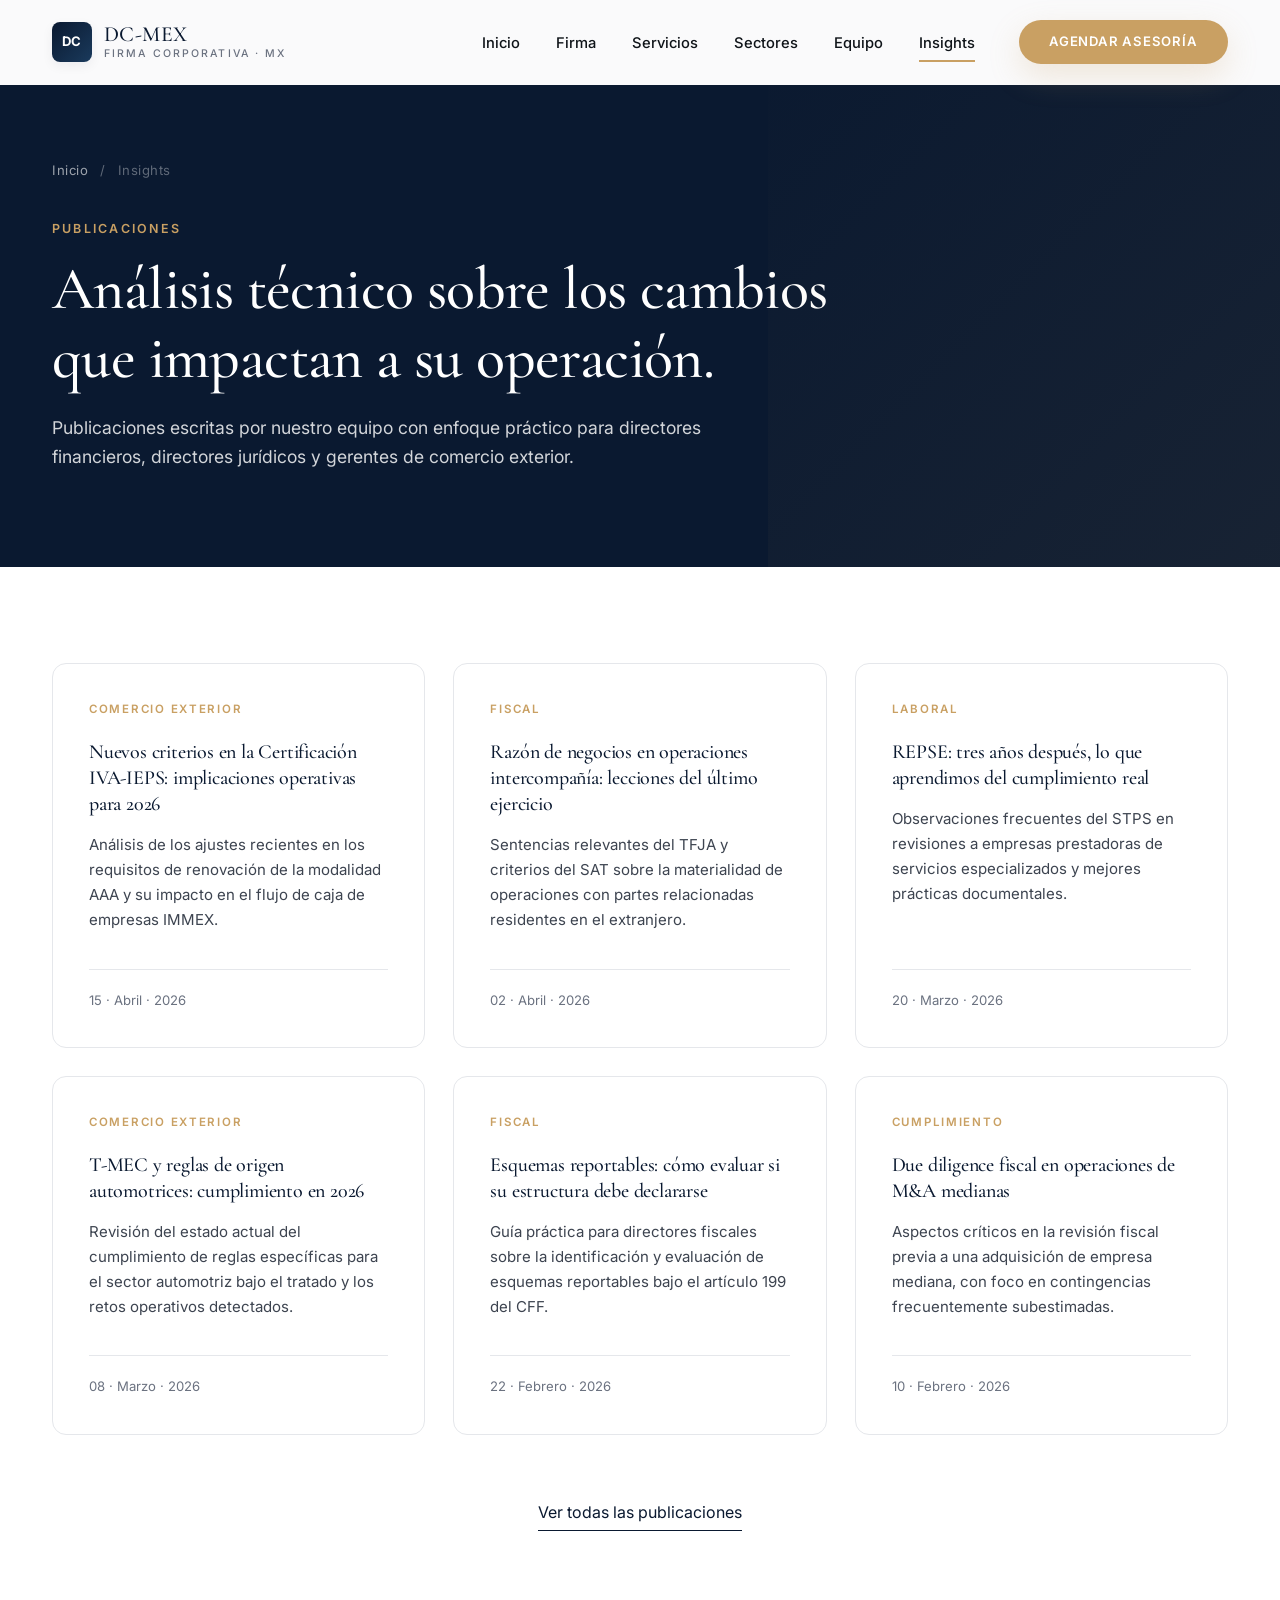
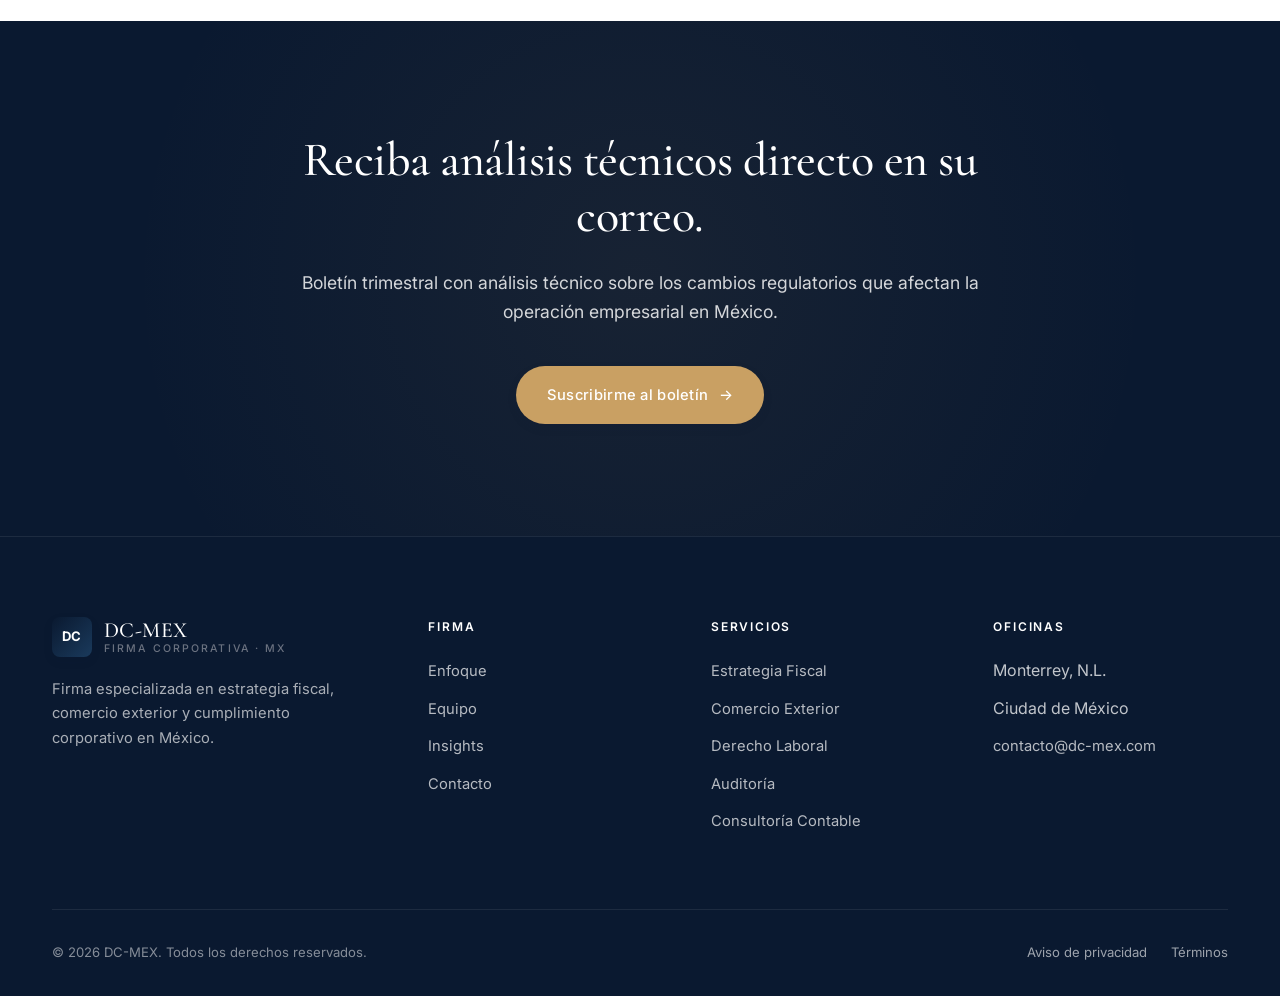
<file: insights.html>
<!DOCTYPE html>
<html lang="es">
<head>
<meta charset="UTF-8" />
<meta name="viewport" content="width=device-width, initial-scale=1.0" />
<meta name="description" content="Publicaciones técnicas sobre estrategia fiscal, comercio exterior, derecho laboral y cumplimiento corporativo en México." />
<title>Insights — DC-MEX</title>
<link rel="preconnect" href="https://fonts.googleapis.com" />
<link rel="preconnect" href="https://fonts.gstatic.com" crossorigin />
<link href="https://fonts.googleapis.com/css2?family=Cormorant+Garamond:wght@400;500;600&family=Inter:wght@300;400;500;600;700&display=swap" rel="stylesheet" />
<link rel="stylesheet" href="assets/css/styles.css" />
</head>
<body>

<header class="site-header">
  <div class="nav">
    <a href="index.html" class="brand"><span class="brand-mark">DC</span><span class="brand-name">DC-MEX<small>Firma Corporativa · MX</small></span></a>
    <button class="nav-toggle" aria-label="Menú"><span></span><span></span><span></span></button>
    <ul class="nav-links">
      <li><a href="index.html">Inicio</a></li>
      <li><a href="firma.html">Firma</a></li>
      <li><a href="servicios.html">Servicios</a></li>
      <li><a href="sectores.html">Sectores</a></li>
      <li><a href="equipo.html">Equipo</a></li>
      <li><a href="insights.html" class="active">Insights</a></li>
      <li><a href="contacto.html" class="nav-cta">Agendar asesoría</a></li>
    </ul>
  </div>
</header>

<section class="sub-hero">
  <div class="container">
    <div class="breadcrumb"><a href="index.html">Inicio</a><span>/</span><span>Insights</span></div>
    <span class="eyebrow">Publicaciones</span>
    <h1>Análisis técnico sobre los cambios que impactan a su operación.</h1>
    <p>Publicaciones escritas por nuestro equipo con enfoque práctico para directores financieros, directores jurídicos y gerentes de comercio exterior.</p>
  </div>
</section>

<section class="section">
  <div class="container">
    <div class="insights-grid" data-reveal>
      <article class="insight-card">
        <span class="tag">Comercio Exterior</span>
        <h3>Nuevos criterios en la Certificación IVA-IEPS: implicaciones operativas para 2026</h3>
        <p>Análisis de los ajustes recientes en los requisitos de renovación de la modalidad AAA y su impacto en el flujo de caja de empresas IMMEX.</p>
        <div class="date">15 · Abril · 2026</div>
      </article>
      <article class="insight-card">
        <span class="tag">Fiscal</span>
        <h3>Razón de negocios en operaciones intercompañía: lecciones del último ejercicio</h3>
        <p>Sentencias relevantes del TFJA y criterios del SAT sobre la materialidad de operaciones con partes relacionadas residentes en el extranjero.</p>
        <div class="date">02 · Abril · 2026</div>
      </article>
      <article class="insight-card">
        <span class="tag">Laboral</span>
        <h3>REPSE: tres años después, lo que aprendimos del cumplimiento real</h3>
        <p>Observaciones frecuentes del STPS en revisiones a empresas prestadoras de servicios especializados y mejores prácticas documentales.</p>
        <div class="date">20 · Marzo · 2026</div>
      </article>
      <article class="insight-card">
        <span class="tag">Comercio Exterior</span>
        <h3>T-MEC y reglas de origen automotrices: cumplimiento en 2026</h3>
        <p>Revisión del estado actual del cumplimiento de reglas específicas para el sector automotriz bajo el tratado y los retos operativos detectados.</p>
        <div class="date">08 · Marzo · 2026</div>
      </article>
      <article class="insight-card">
        <span class="tag">Fiscal</span>
        <h3>Esquemas reportables: cómo evaluar si su estructura debe declararse</h3>
        <p>Guía práctica para directores fiscales sobre la identificación y evaluación de esquemas reportables bajo el artículo 199 del CFF.</p>
        <div class="date">22 · Febrero · 2026</div>
      </article>
      <article class="insight-card">
        <span class="tag">Cumplimiento</span>
        <h3>Due diligence fiscal en operaciones de M&A medianas</h3>
        <p>Aspectos críticos en la revisión fiscal previa a una adquisición de empresa mediana, con foco en contingencias frecuentemente subestimadas.</p>
        <div class="date">10 · Febrero · 2026</div>
      </article>
    </div>

    <div style="text-align:center; margin-top: 4rem;" data-reveal>
      <a href="#" class="btn-ghost">Ver todas las publicaciones</a>
    </div>
  </div>
</section>

<section class="final-cta">
  <div class="final-cta-inner" data-reveal>
    <h2>Reciba análisis técnicos directo en su correo.</h2>
    <p>Boletín trimestral con análisis técnico sobre los cambios regulatorios que afectan la operación empresarial en México.</p>
    <a href="contacto.html" class="btn btn-primary btn-arrow" style="background: var(--accent);">Suscribirme al boletín</a>
  </div>
</section>

<footer class="site-footer">
  <div class="container">
    <div class="footer-grid">
      <div class="footer-brand"><div class="brand" style="color:#fff;"><span class="brand-mark">DC</span><span class="brand-name">DC-MEX<small>Firma Corporativa · MX</small></span></div><p>Firma especializada en estrategia fiscal, comercio exterior y cumplimiento corporativo en México.</p></div>
      <div class="footer-col"><h5>Firma</h5><ul><li><a href="firma.html">Enfoque</a></li><li><a href="equipo.html">Equipo</a></li><li><a href="insights.html">Insights</a></li><li><a href="contacto.html">Contacto</a></li></ul></div>
      <div class="footer-col"><h5>Servicios</h5><ul><li><a href="servicios/estrategia-fiscal.html">Estrategia Fiscal</a></li><li><a href="servicios/comercio-exterior.html">Comercio Exterior</a></li><li><a href="servicios/derecho-laboral.html">Derecho Laboral</a></li><li><a href="servicios/auditoria-cumplimiento.html">Auditoría</a></li><li><a href="servicios/consultoria-contable.html">Consultoría Contable</a></li></ul></div>
      <div class="footer-col"><h5>Oficinas</h5><ul><li>Monterrey, N.L.</li><li>Ciudad de México</li><li><a href="mailto:contacto@dc-mex.com">contacto@dc-mex.com</a></li></ul></div>
    </div>
    <div class="footer-bottom"><span>© 2026 DC-MEX. Todos los derechos reservados.</span><div><a href="#">Aviso de privacidad</a><a href="#">Términos</a></div></div>
  </div>
</footer>

<script src="assets/js/main.js"></script>
</body>
</html>
</file>
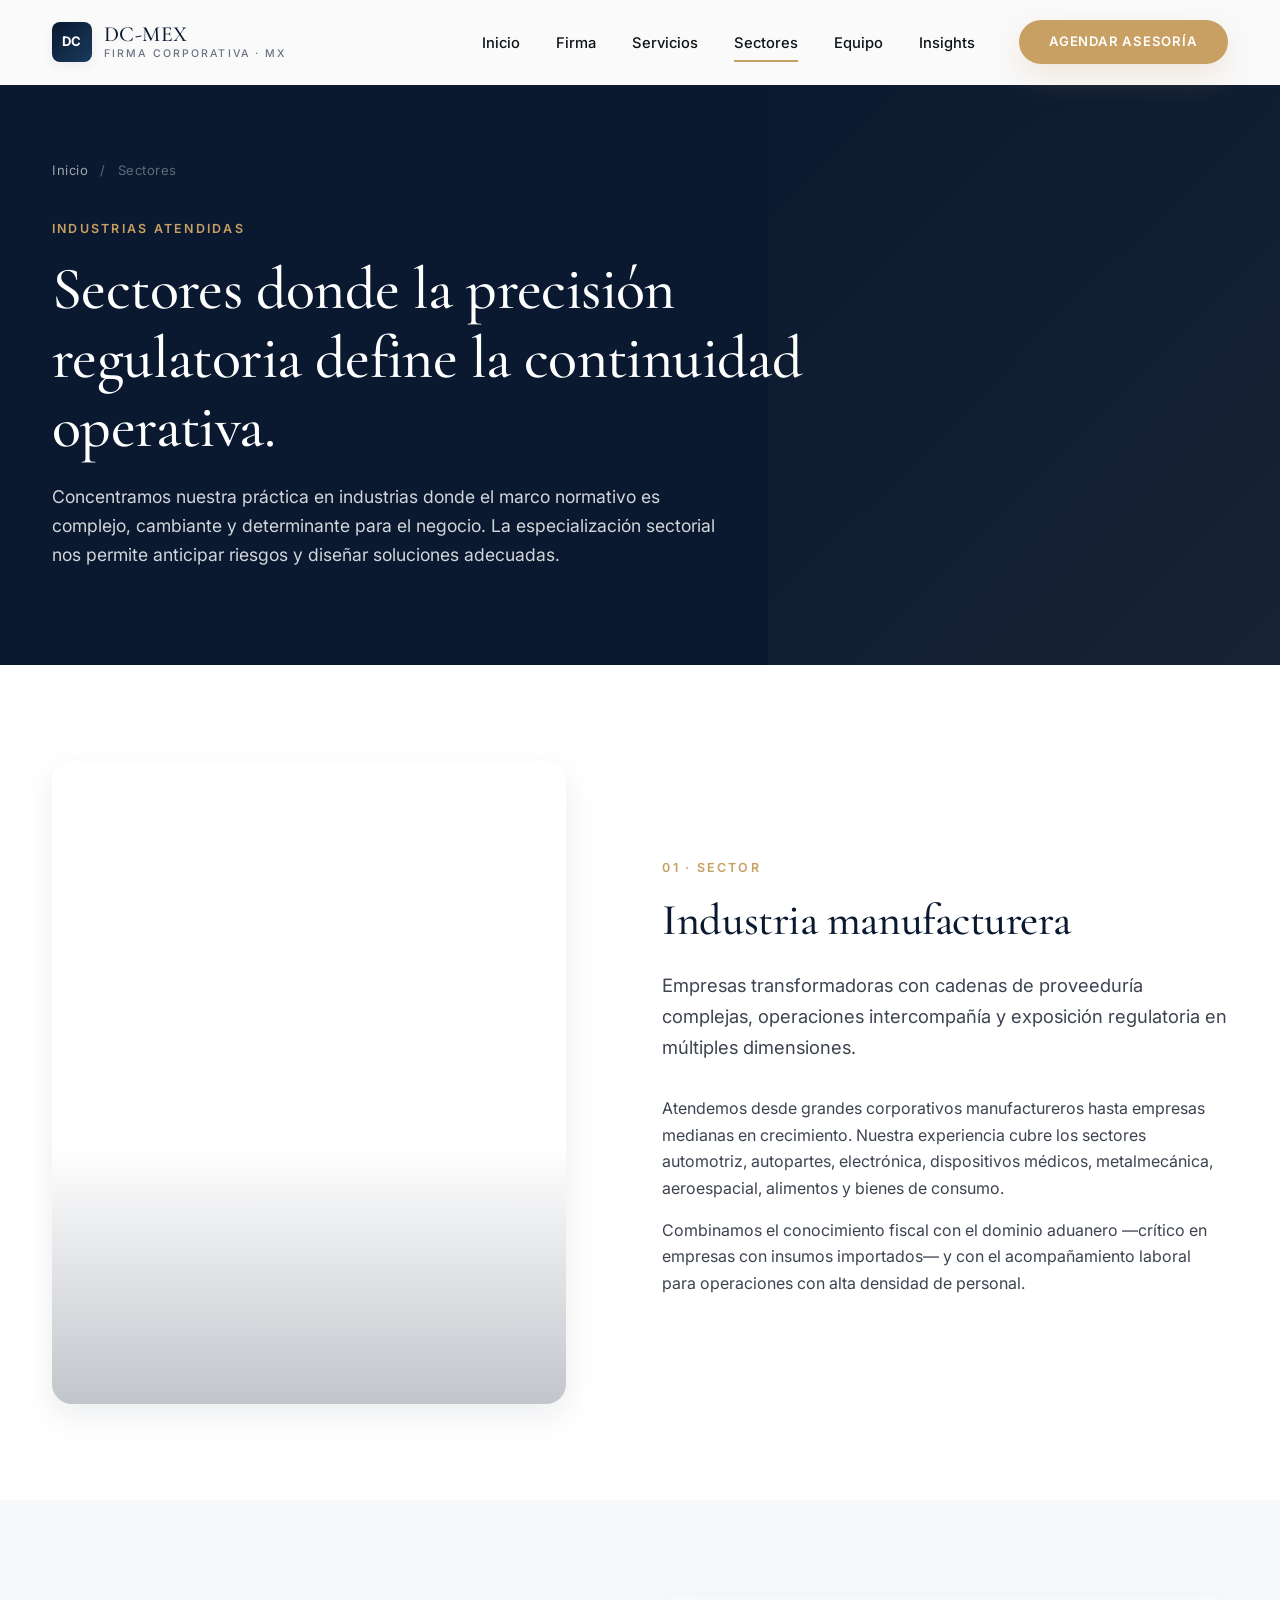
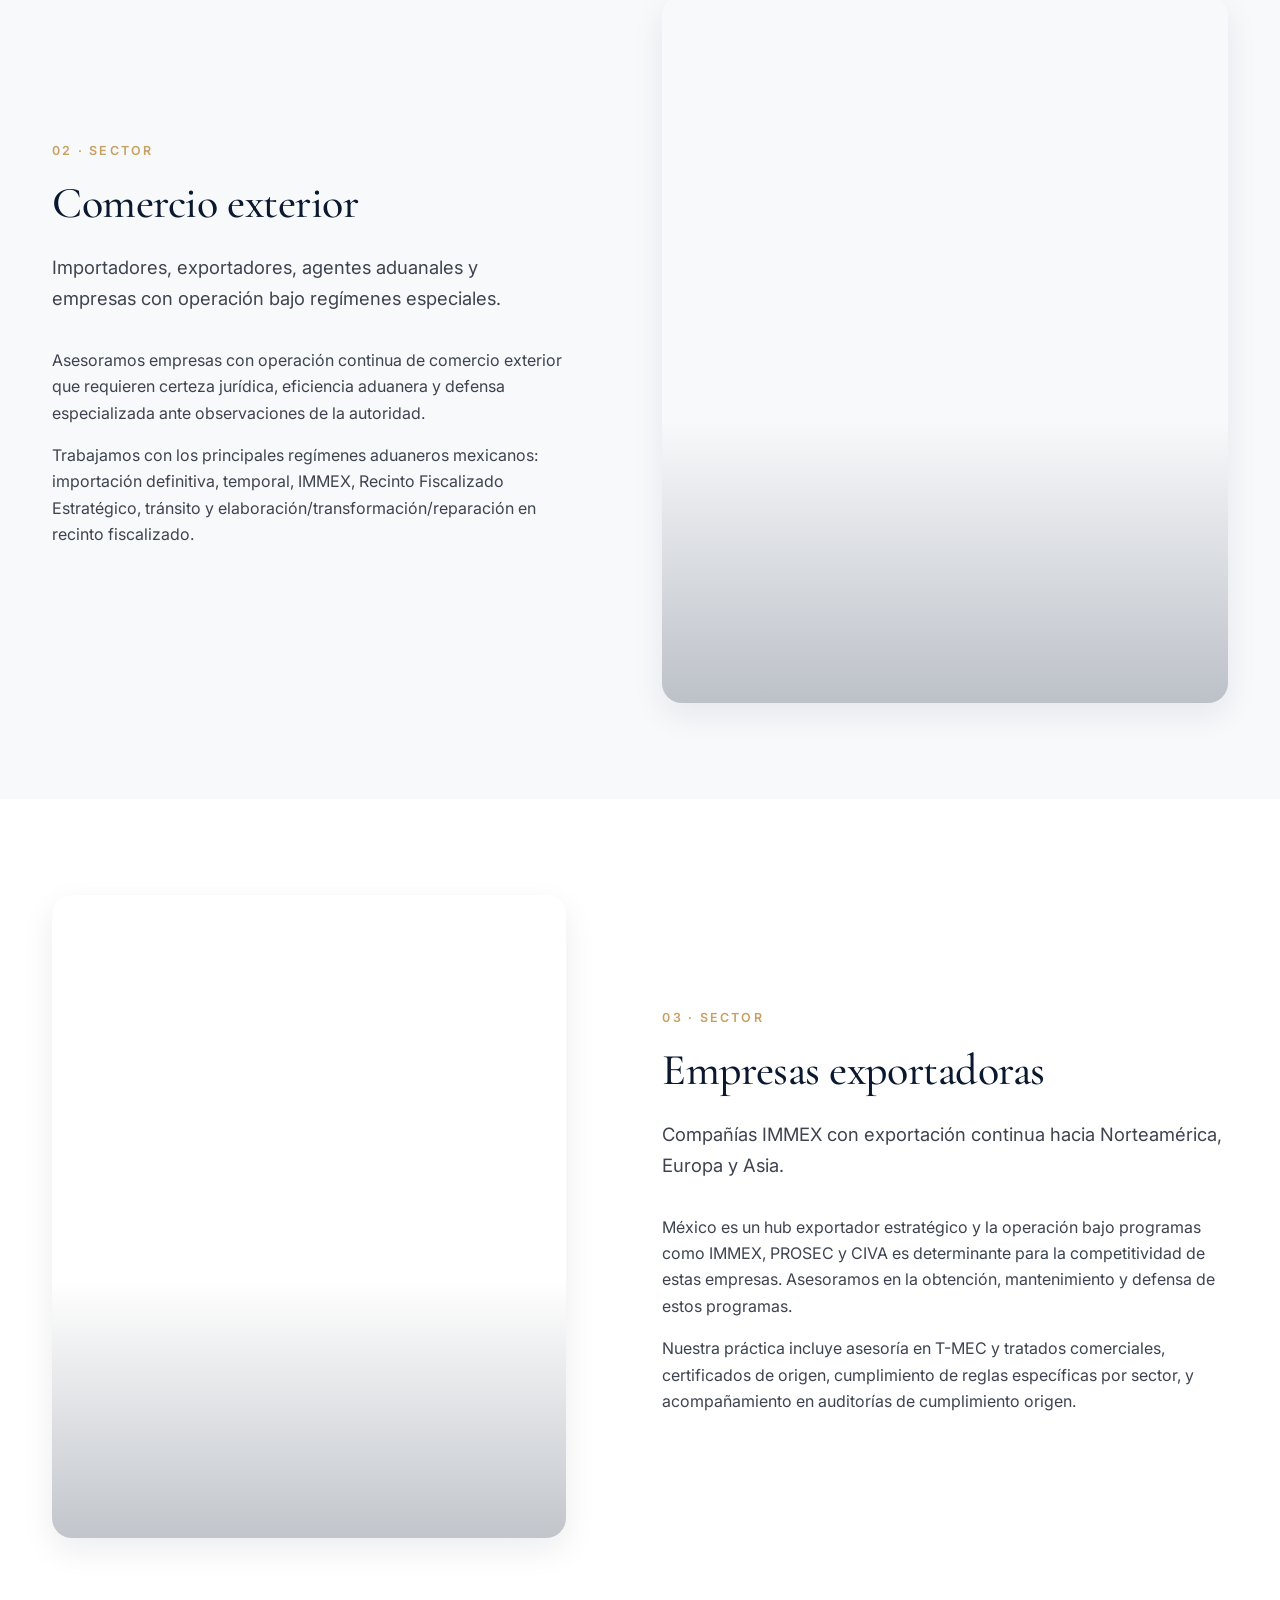
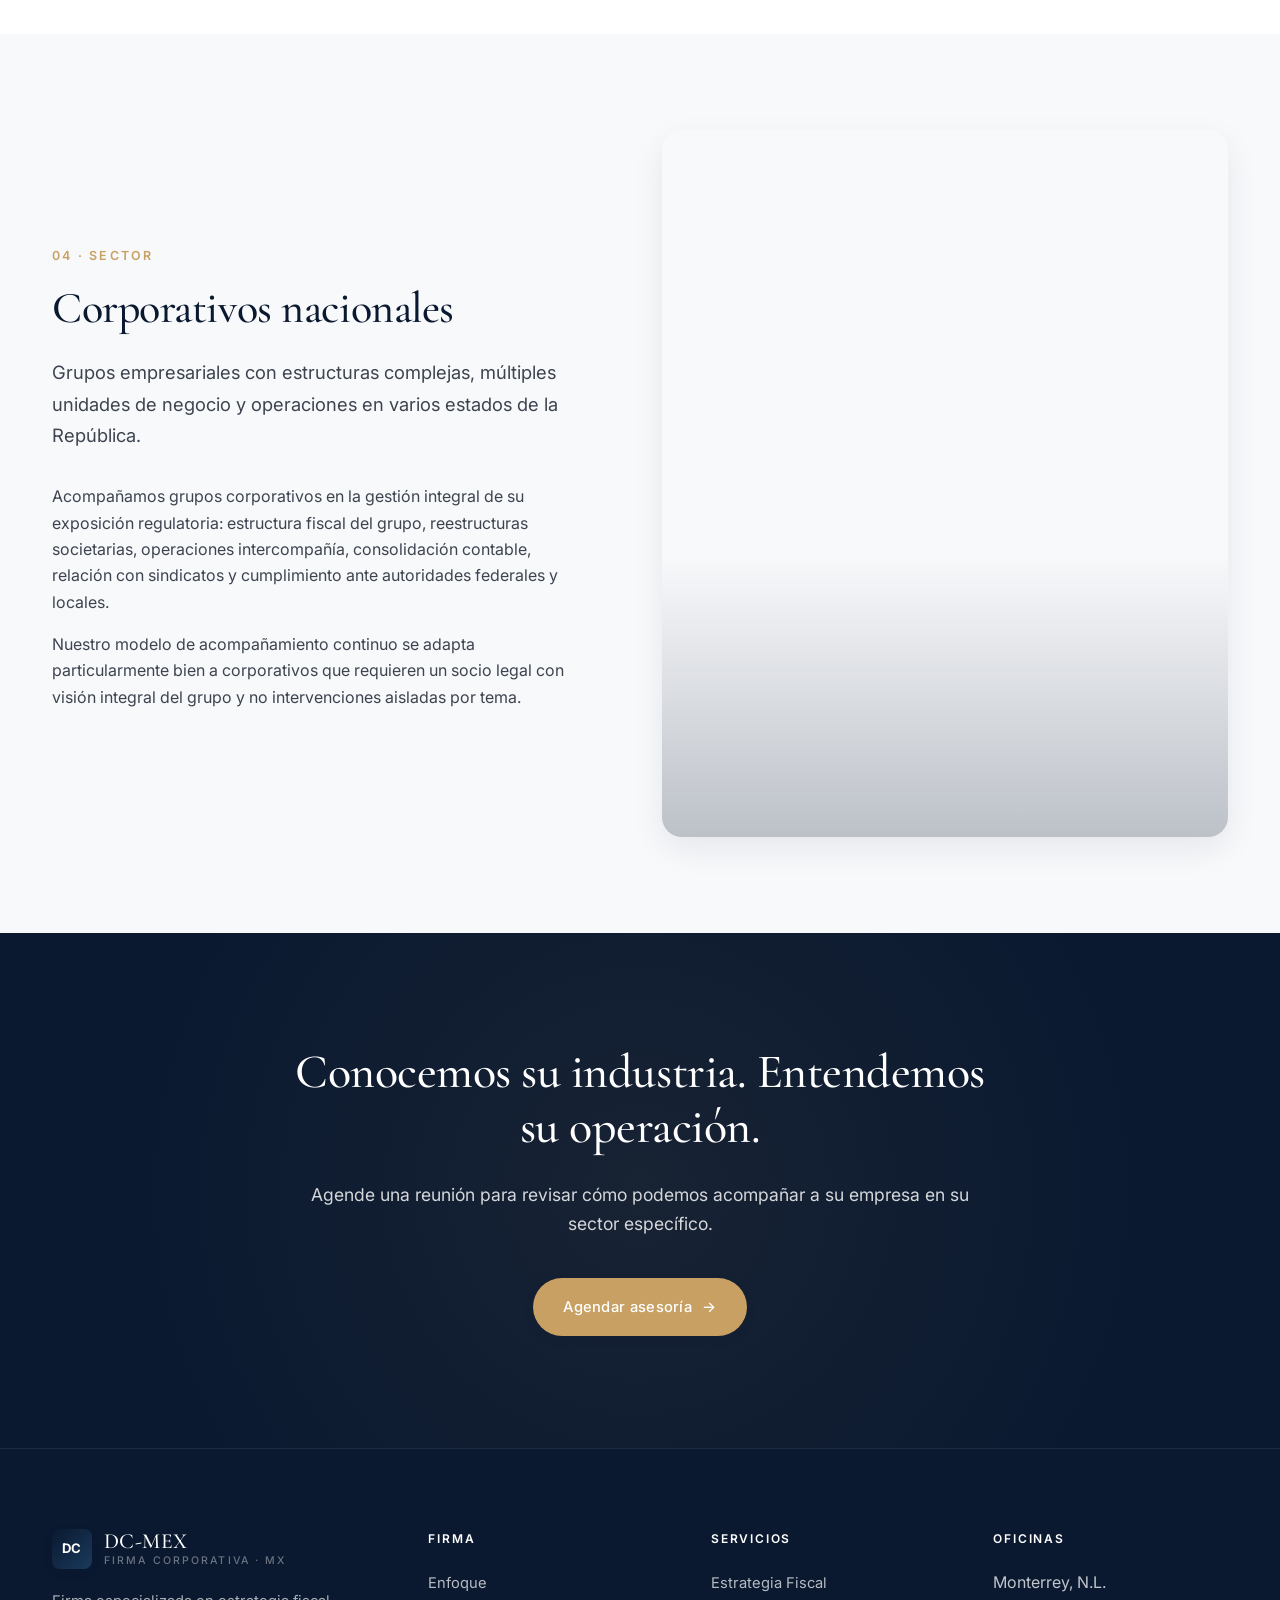
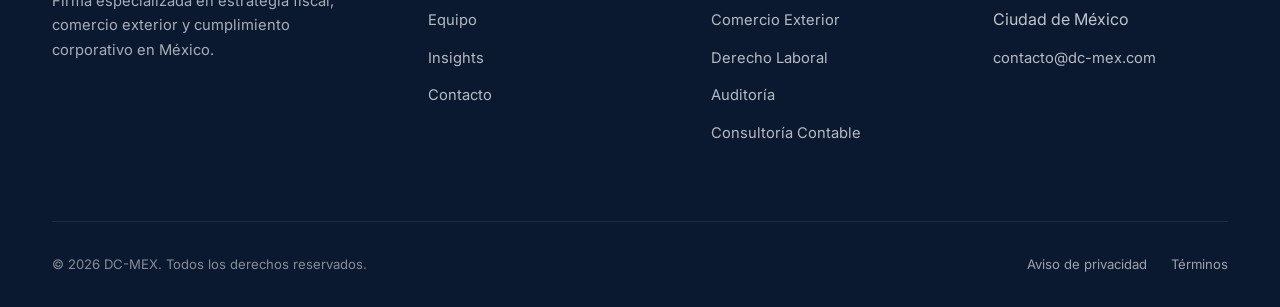
<file: sectores.html>
<!DOCTYPE html>
<html lang="es">
<head>
<meta charset="UTF-8" />
<meta name="viewport" content="width=device-width, initial-scale=1.0" />
<meta name="description" content="Sectores atendidos: manufactura, comercio exterior, exportadoras y corporativos nacionales en México." />
<title>Sectores — DC-MEX</title>
<link rel="preconnect" href="https://fonts.googleapis.com" />
<link rel="preconnect" href="https://fonts.gstatic.com" crossorigin />
<link href="https://fonts.googleapis.com/css2?family=Cormorant+Garamond:wght@400;500;600&family=Inter:wght@300;400;500;600;700&display=swap" rel="stylesheet" />
<link rel="stylesheet" href="assets/css/styles.css" />
</head>
<body>

<header class="site-header">
  <div class="nav">
    <a href="index.html" class="brand"><span class="brand-mark">DC</span><span class="brand-name">DC-MEX<small>Firma Corporativa · MX</small></span></a>
    <button class="nav-toggle" aria-label="Menú"><span></span><span></span><span></span></button>
    <ul class="nav-links">
      <li><a href="index.html">Inicio</a></li>
      <li><a href="firma.html">Firma</a></li>
      <li><a href="servicios.html">Servicios</a></li>
      <li><a href="sectores.html" class="active">Sectores</a></li>
      <li><a href="equipo.html">Equipo</a></li>
      <li><a href="insights.html">Insights</a></li>
      <li><a href="contacto.html" class="nav-cta">Agendar asesoría</a></li>
    </ul>
  </div>
</header>

<section class="sub-hero">
  <div class="container">
    <div class="breadcrumb"><a href="index.html">Inicio</a><span>/</span><span>Sectores</span></div>
    <span class="eyebrow">Industrias atendidas</span>
    <h1>Sectores donde la precisión regulatoria define la continuidad operativa.</h1>
    <p>Concentramos nuestra práctica en industrias donde el marco normativo es complejo, cambiante y determinante para el negocio. La especialización sectorial nos permite anticipar riesgos y diseñar soluciones adecuadas.</p>
  </div>
</section>

<section class="section">
  <div class="container">
    <div class="split">
      <div data-reveal>
        <div class="split-image" style="background-image: url('https://images.unsplash.com/photo-1565087048128-54063a3ce71f?auto=format&fit=crop&w=1200&q=80');"></div>
      </div>
      <div data-reveal>
        <span class="eyebrow">01 · Sector</span>
        <h2>Industria manufacturera</h2>
        <p class="lead">Empresas transformadoras con cadenas de proveeduría complejas, operaciones intercompañía y exposición regulatoria en múltiples dimensiones.</p>
        <p>Atendemos desde grandes corporativos manufactureros hasta empresas medianas en crecimiento. Nuestra experiencia cubre los sectores automotriz, autopartes, electrónica, dispositivos médicos, metalmecánica, aeroespacial, alimentos y bienes de consumo.</p>
        <p>Combinamos el conocimiento fiscal con el dominio aduanero —crítico en empresas con insumos importados— y con el acompañamiento laboral para operaciones con alta densidad de personal.</p>
      </div>
    </div>
  </div>
</section>

<section class="section section-gray">
  <div class="container">
    <div class="split">
      <div data-reveal>
        <span class="eyebrow">02 · Sector</span>
        <h2>Comercio exterior</h2>
        <p class="lead">Importadores, exportadores, agentes aduanales y empresas con operación bajo regímenes especiales.</p>
        <p>Asesoramos empresas con operación continua de comercio exterior que requieren certeza jurídica, eficiencia aduanera y defensa especializada ante observaciones de la autoridad.</p>
        <p>Trabajamos con los principales regímenes aduaneros mexicanos: importación definitiva, temporal, IMMEX, Recinto Fiscalizado Estratégico, tránsito y elaboración/transformación/reparación en recinto fiscalizado.</p>
      </div>
      <div data-reveal>
        <div class="split-image" style="background-image: url('https://images.unsplash.com/photo-1494412519320-aa613dfb7738?auto=format&fit=crop&w=1200&q=80');"></div>
      </div>
    </div>
  </div>
</section>

<section class="section">
  <div class="container">
    <div class="split">
      <div data-reveal>
        <div class="split-image" style="background-image: url('https://images.unsplash.com/photo-1493946740644-2d8a1f1a6aff?auto=format&fit=crop&w=1200&q=80');"></div>
      </div>
      <div data-reveal>
        <span class="eyebrow">03 · Sector</span>
        <h2>Empresas exportadoras</h2>
        <p class="lead">Compañías IMMEX con exportación continua hacia Norteamérica, Europa y Asia.</p>
        <p>México es un hub exportador estratégico y la operación bajo programas como IMMEX, PROSEC y CIVA es determinante para la competitividad de estas empresas. Asesoramos en la obtención, mantenimiento y defensa de estos programas.</p>
        <p>Nuestra práctica incluye asesoría en T-MEC y tratados comerciales, certificados de origen, cumplimiento de reglas específicas por sector, y acompañamiento en auditorías de cumplimiento origen.</p>
      </div>
    </div>
  </div>
</section>

<section class="section section-gray">
  <div class="container">
    <div class="split">
      <div data-reveal>
        <span class="eyebrow">04 · Sector</span>
        <h2>Corporativos nacionales</h2>
        <p class="lead">Grupos empresariales con estructuras complejas, múltiples unidades de negocio y operaciones en varios estados de la República.</p>
        <p>Acompañamos grupos corporativos en la gestión integral de su exposición regulatoria: estructura fiscal del grupo, reestructuras societarias, operaciones intercompañía, consolidación contable, relación con sindicatos y cumplimiento ante autoridades federales y locales.</p>
        <p>Nuestro modelo de acompañamiento continuo se adapta particularmente bien a corporativos que requieren un socio legal con visión integral del grupo y no intervenciones aisladas por tema.</p>
      </div>
      <div data-reveal>
        <div class="split-image" style="background-image: url('https://images.unsplash.com/photo-1554224155-6726b3ff858f?auto=format&fit=crop&w=1200&q=80');"></div>
      </div>
    </div>
  </div>
</section>

<section class="final-cta">
  <div class="final-cta-inner" data-reveal>
    <h2>Conocemos su industria. Entendemos su operación.</h2>
    <p>Agende una reunión para revisar cómo podemos acompañar a su empresa en su sector específico.</p>
    <a href="contacto.html" class="btn btn-primary btn-arrow" style="background: var(--accent);">Agendar asesoría</a>
  </div>
</section>

<footer class="site-footer">
  <div class="container">
    <div class="footer-grid">
      <div class="footer-brand"><div class="brand" style="color:#fff;"><span class="brand-mark">DC</span><span class="brand-name">DC-MEX<small>Firma Corporativa · MX</small></span></div><p>Firma especializada en estrategia fiscal, comercio exterior y cumplimiento corporativo en México.</p></div>
      <div class="footer-col"><h5>Firma</h5><ul><li><a href="firma.html">Enfoque</a></li><li><a href="equipo.html">Equipo</a></li><li><a href="insights.html">Insights</a></li><li><a href="contacto.html">Contacto</a></li></ul></div>
      <div class="footer-col"><h5>Servicios</h5><ul><li><a href="servicios/estrategia-fiscal.html">Estrategia Fiscal</a></li><li><a href="servicios/comercio-exterior.html">Comercio Exterior</a></li><li><a href="servicios/derecho-laboral.html">Derecho Laboral</a></li><li><a href="servicios/auditoria-cumplimiento.html">Auditoría</a></li><li><a href="servicios/consultoria-contable.html">Consultoría Contable</a></li></ul></div>
      <div class="footer-col"><h5>Oficinas</h5><ul><li>Monterrey, N.L.</li><li>Ciudad de México</li><li><a href="mailto:contacto@dc-mex.com">contacto@dc-mex.com</a></li></ul></div>
    </div>
    <div class="footer-bottom"><span>© 2026 DC-MEX. Todos los derechos reservados.</span><div><a href="#">Aviso de privacidad</a><a href="#">Términos</a></div></div>
  </div>
</footer>

<script src="assets/js/main.js"></script>
</body>
</html>
</file>
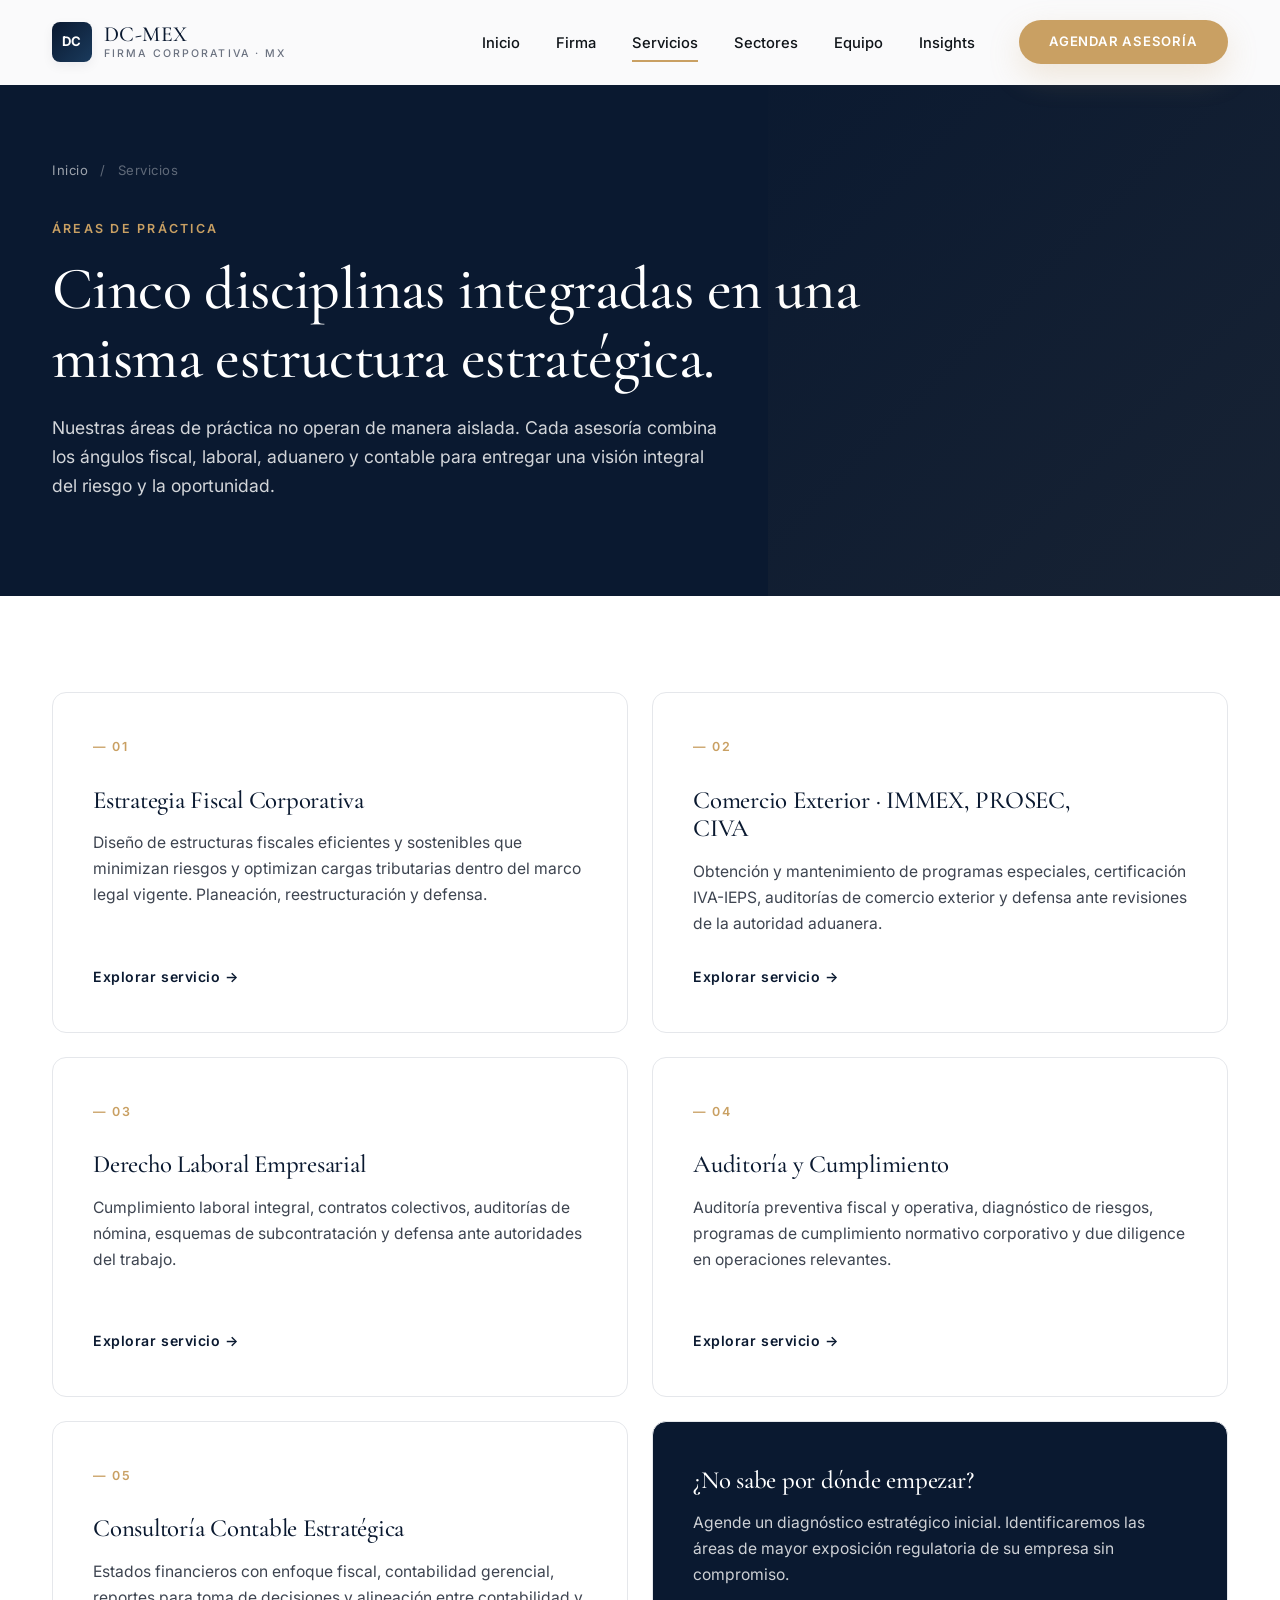
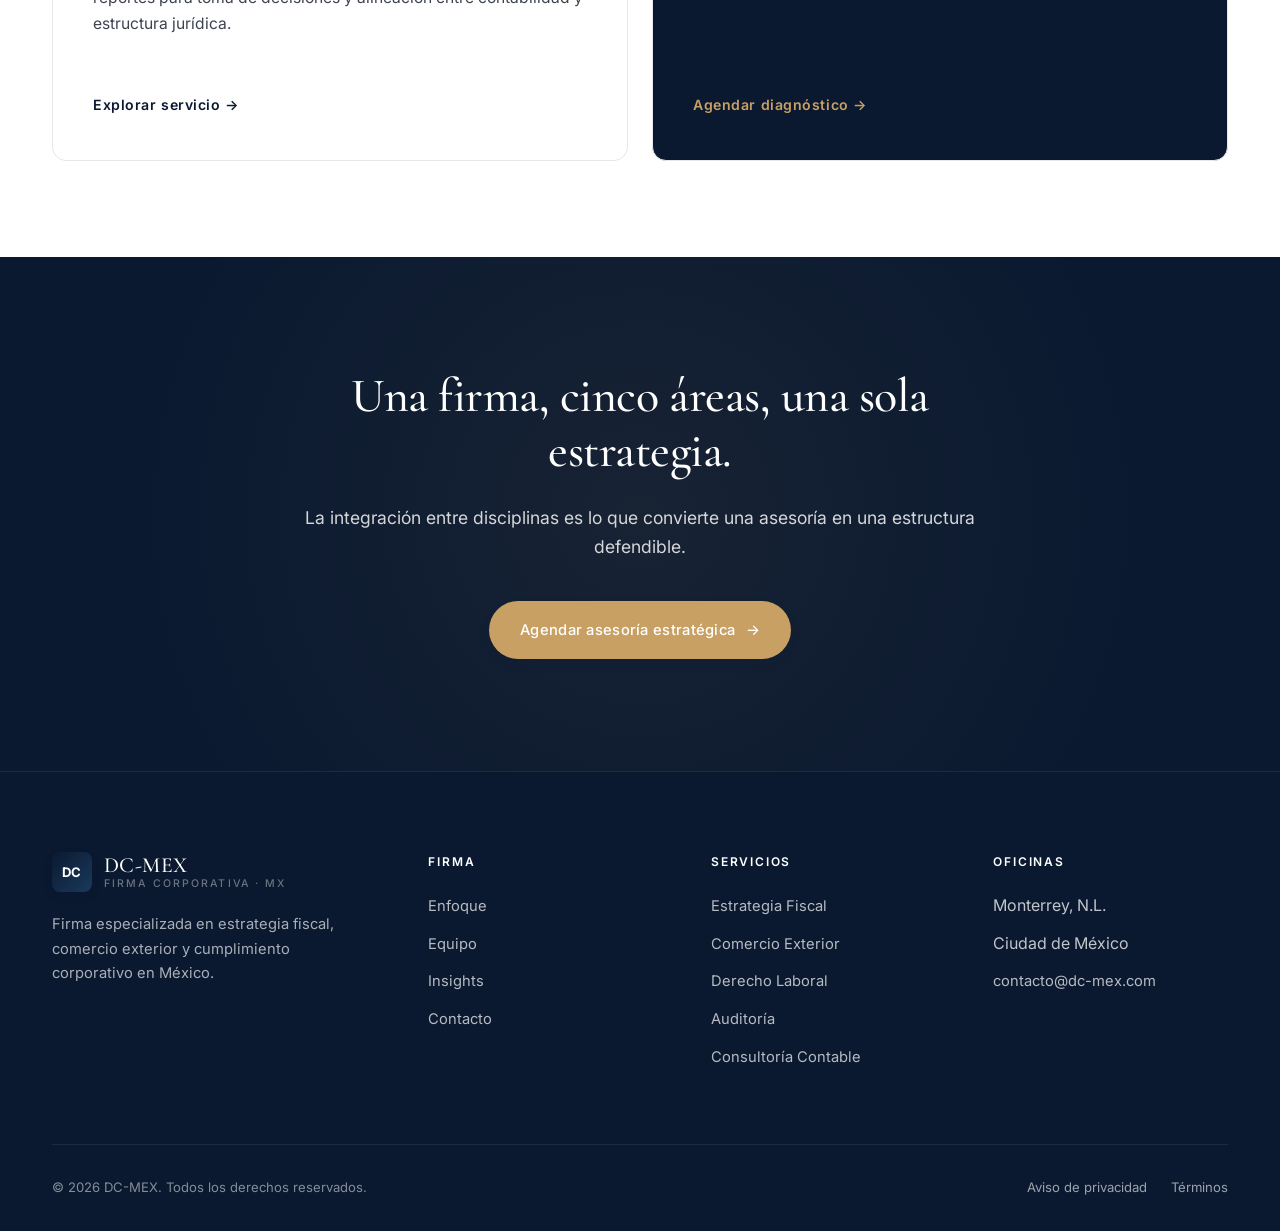
<file: servicios.html>
<!DOCTYPE html>
<html lang="es">
<head>
<meta charset="UTF-8" />
<meta name="viewport" content="width=device-width, initial-scale=1.0" />
<meta name="description" content="Áreas de práctica: estrategia fiscal, comercio exterior (IMMEX, PROSEC, CIVA), derecho laboral corporativo, auditoría y consultoría contable." />
<title>Servicios — DC-MEX</title>
<link rel="preconnect" href="https://fonts.googleapis.com" />
<link rel="preconnect" href="https://fonts.gstatic.com" crossorigin />
<link href="https://fonts.googleapis.com/css2?family=Cormorant+Garamond:wght@400;500;600&family=Inter:wght@300;400;500;600;700&display=swap" rel="stylesheet" />
<link rel="stylesheet" href="assets/css/styles.css" />
</head>
<body>

<header class="site-header">
  <div class="nav">
    <a href="index.html" class="brand"><span class="brand-mark">DC</span><span class="brand-name">DC-MEX<small>Firma Corporativa · MX</small></span></a>
    <button class="nav-toggle" aria-label="Menú"><span></span><span></span><span></span></button>
    <ul class="nav-links">
      <li><a href="index.html">Inicio</a></li>
      <li><a href="firma.html">Firma</a></li>
      <li><a href="servicios.html" class="active">Servicios</a></li>
      <li><a href="sectores.html">Sectores</a></li>
      <li><a href="equipo.html">Equipo</a></li>
      <li><a href="insights.html">Insights</a></li>
      <li><a href="contacto.html" class="nav-cta">Agendar asesoría</a></li>
    </ul>
  </div>
</header>

<section class="sub-hero">
  <div class="container">
    <div class="breadcrumb"><a href="index.html">Inicio</a><span>/</span><span>Servicios</span></div>
    <span class="eyebrow">Áreas de práctica</span>
    <h1>Cinco disciplinas integradas en una misma estructura estratégica.</h1>
    <p>Nuestras áreas de práctica no operan de manera aislada. Cada asesoría combina los ángulos fiscal, laboral, aduanero y contable para entregar una visión integral del riesgo y la oportunidad.</p>
  </div>
</section>

<section class="section">
  <div class="container">
    <div class="services-grid" data-reveal>
      <a href="servicios/estrategia-fiscal.html" class="service-card">
        <div class="num">— 01</div>
        <h3>Estrategia Fiscal Corporativa</h3>
        <p>Diseño de estructuras fiscales eficientes y sostenibles que minimizan riesgos y optimizan cargas tributarias dentro del marco legal vigente. Planeación, reestructuración y defensa.</p>
        <span class="link">Explorar servicio →</span>
      </a>
      <a href="servicios/comercio-exterior.html" class="service-card">
        <div class="num">— 02</div>
        <h3>Comercio Exterior · IMMEX, PROSEC, CIVA</h3>
        <p>Obtención y mantenimiento de programas especiales, certificación IVA-IEPS, auditorías de comercio exterior y defensa ante revisiones de la autoridad aduanera.</p>
        <span class="link">Explorar servicio →</span>
      </a>
      <a href="servicios/derecho-laboral.html" class="service-card">
        <div class="num">— 03</div>
        <h3>Derecho Laboral Empresarial</h3>
        <p>Cumplimiento laboral integral, contratos colectivos, auditorías de nómina, esquemas de subcontratación y defensa ante autoridades del trabajo.</p>
        <span class="link">Explorar servicio →</span>
      </a>
      <a href="servicios/auditoria-cumplimiento.html" class="service-card">
        <div class="num">— 04</div>
        <h3>Auditoría y Cumplimiento</h3>
        <p>Auditoría preventiva fiscal y operativa, diagnóstico de riesgos, programas de cumplimiento normativo corporativo y due diligence en operaciones relevantes.</p>
        <span class="link">Explorar servicio →</span>
      </a>
      <a href="servicios/consultoria-contable.html" class="service-card">
        <div class="num">— 05</div>
        <h3>Consultoría Contable Estratégica</h3>
        <p>Estados financieros con enfoque fiscal, contabilidad gerencial, reportes para toma de decisiones y alineación entre contabilidad y estructura jurídica.</p>
        <span class="link">Explorar servicio →</span>
      </a>
      <div class="service-card" style="background:var(--navy-900); color:#fff; justify-content:center;">
        <h3 style="color:#fff;">¿No sabe por dónde empezar?</h3>
        <p style="color:rgba(255,255,255,0.8);">Agende un diagnóstico estratégico inicial. Identificaremos las áreas de mayor exposición regulatoria de su empresa sin compromiso.</p>
        <a href="contacto.html" class="link" style="color: var(--accent);">Agendar diagnóstico →</a>
      </div>
    </div>
  </div>
</section>

<section class="final-cta">
  <div class="final-cta-inner" data-reveal>
    <h2>Una firma, cinco áreas, una sola estrategia.</h2>
    <p>La integración entre disciplinas es lo que convierte una asesoría en una estructura defendible.</p>
    <a href="contacto.html" class="btn btn-primary btn-arrow" style="background: var(--accent);">Agendar asesoría estratégica</a>
  </div>
</section>

<footer class="site-footer">
  <div class="container">
    <div class="footer-grid">
      <div class="footer-brand">
        <div class="brand" style="color:#fff;"><span class="brand-mark">DC</span><span class="brand-name">DC-MEX<small>Firma Corporativa · MX</small></span></div>
        <p>Firma especializada en estrategia fiscal, comercio exterior y cumplimiento corporativo en México.</p>
      </div>
      <div class="footer-col"><h5>Firma</h5><ul><li><a href="firma.html">Enfoque</a></li><li><a href="equipo.html">Equipo</a></li><li><a href="insights.html">Insights</a></li><li><a href="contacto.html">Contacto</a></li></ul></div>
      <div class="footer-col"><h5>Servicios</h5><ul><li><a href="servicios/estrategia-fiscal.html">Estrategia Fiscal</a></li><li><a href="servicios/comercio-exterior.html">Comercio Exterior</a></li><li><a href="servicios/derecho-laboral.html">Derecho Laboral</a></li><li><a href="servicios/auditoria-cumplimiento.html">Auditoría</a></li><li><a href="servicios/consultoria-contable.html">Consultoría Contable</a></li></ul></div>
      <div class="footer-col"><h5>Oficinas</h5><ul><li>Monterrey, N.L.</li><li>Ciudad de México</li><li><a href="mailto:contacto@dc-mex.com">contacto@dc-mex.com</a></li></ul></div>
    </div>
    <div class="footer-bottom"><span>© 2026 DC-MEX. Todos los derechos reservados.</span><div><a href="#">Aviso de privacidad</a><a href="#">Términos</a></div></div>
  </div>
</footer>

<script src="assets/js/main.js"></script>
</body>
</html>
</file>
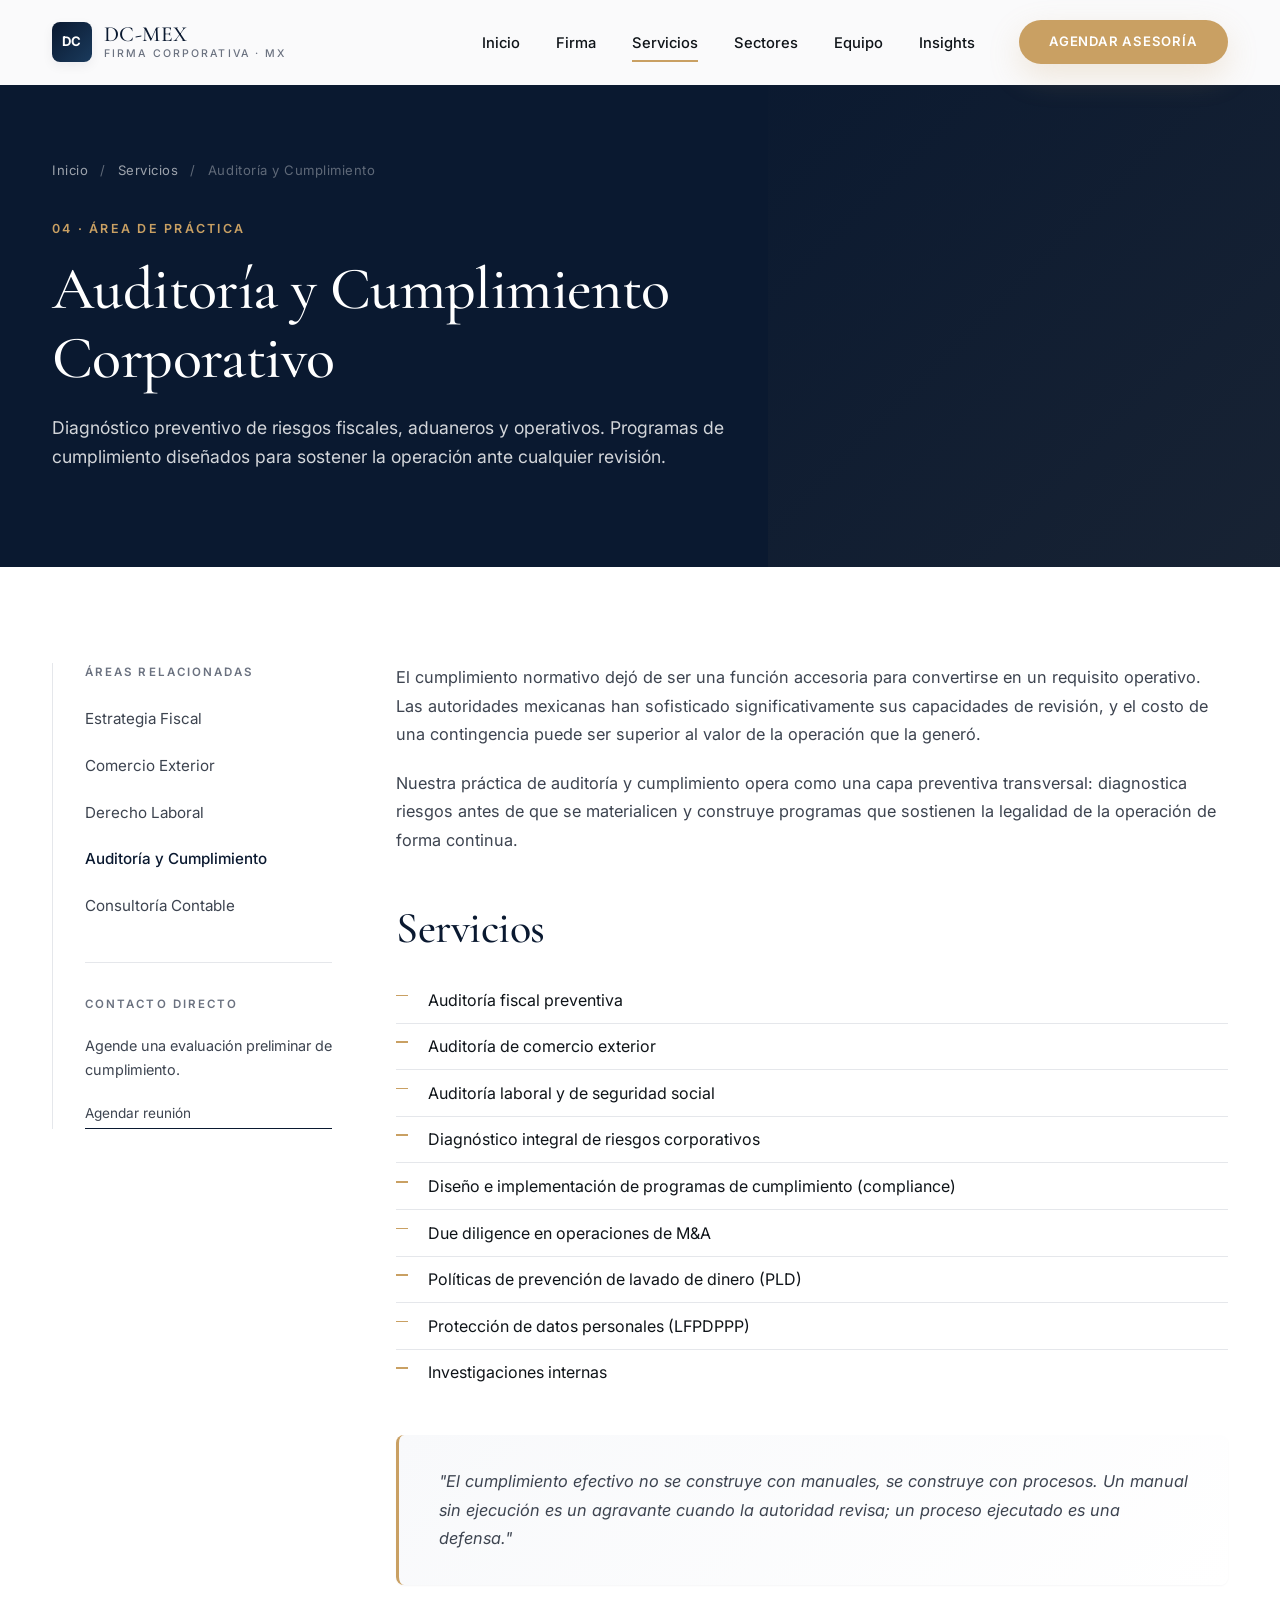
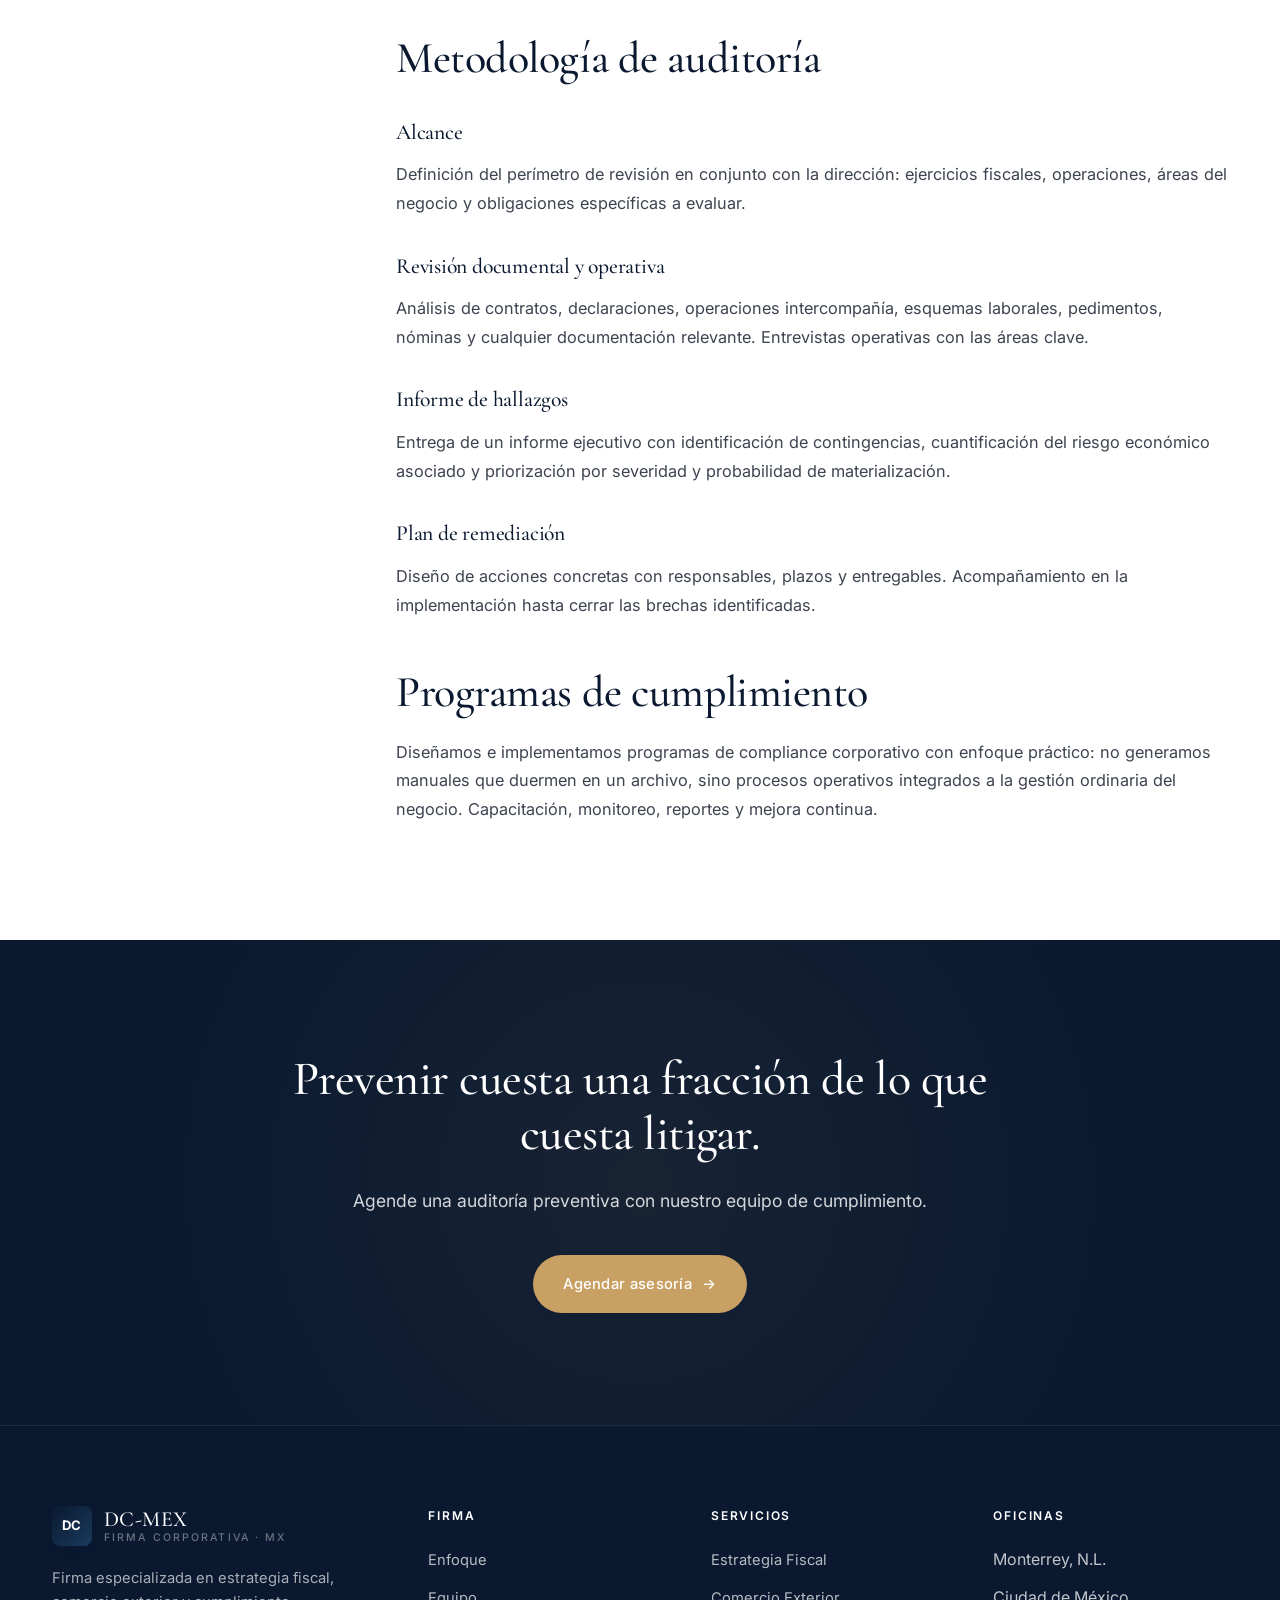
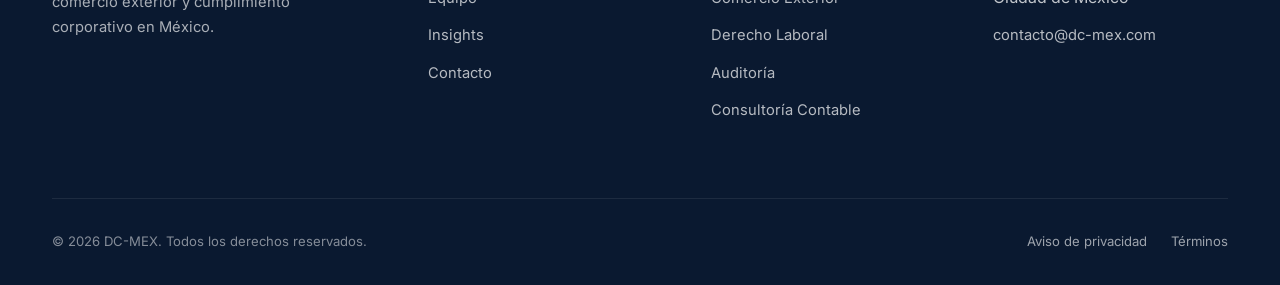
<file: servicios/auditoria-cumplimiento.html>
<!DOCTYPE html>
<html lang="es">
<head>
<meta charset="UTF-8" />
<meta name="viewport" content="width=device-width, initial-scale=1.0" />
<meta name="description" content="Auditoría preventiva fiscal y operativa, diagnóstico de riesgos y programas de cumplimiento normativo corporativo." />
<title>Auditoría y Cumplimiento — DC-MEX</title>
<link rel="preconnect" href="https://fonts.googleapis.com" />
<link rel="preconnect" href="https://fonts.gstatic.com" crossorigin />
<link href="https://fonts.googleapis.com/css2?family=Cormorant+Garamond:wght@400;500;600&family=Inter:wght@300;400;500;600;700&display=swap" rel="stylesheet" />
<link rel="stylesheet" href="../assets/css/styles.css" />
</head>
<body>

<header class="site-header">
  <div class="nav">
    <a href="../index.html" class="brand"><span class="brand-mark">DC</span><span class="brand-name">DC-MEX<small>Firma Corporativa · MX</small></span></a>
    <button class="nav-toggle" aria-label="Menú"><span></span><span></span><span></span></button>
    <ul class="nav-links">
      <li><a href="../index.html">Inicio</a></li>
      <li><a href="../firma.html">Firma</a></li>
      <li><a href="../servicios.html" class="active">Servicios</a></li>
      <li><a href="../sectores.html">Sectores</a></li>
      <li><a href="../equipo.html">Equipo</a></li>
      <li><a href="../insights.html">Insights</a></li>
      <li><a href="../contacto.html" class="nav-cta">Agendar asesoría</a></li>
    </ul>
  </div>
</header>

<section class="sub-hero">
  <div class="container">
    <div class="breadcrumb"><a href="../index.html">Inicio</a><span>/</span><a href="../servicios.html">Servicios</a><span>/</span><span>Auditoría y Cumplimiento</span></div>
    <span class="eyebrow">04 · Área de práctica</span>
    <h1>Auditoría y Cumplimiento Corporativo</h1>
    <p>Diagnóstico preventivo de riesgos fiscales, aduaneros y operativos. Programas de cumplimiento diseñados para sostener la operación ante cualquier revisión.</p>
  </div>
</section>

<section class="section">
  <div class="container">
    <div class="service-detail">
      <aside class="service-sidebar">
        <h5>Áreas relacionadas</h5>
        <ul>
          <li><a href="estrategia-fiscal.html">Estrategia Fiscal</a></li>
          <li><a href="comercio-exterior.html">Comercio Exterior</a></li>
          <li><a href="derecho-laboral.html">Derecho Laboral</a></li>
          <li><a href="auditoria-cumplimiento.html" class="active">Auditoría y Cumplimiento</a></li>
          <li><a href="consultoria-contable.html">Consultoría Contable</a></li>
        </ul>
        <div style="margin-top: 2.5rem; padding-top:2rem; border-top: 1px solid var(--gray-200);">
          <h5>Contacto directo</h5>
          <p style="font-size:0.9rem; margin-bottom:1rem;">Agende una evaluación preliminar de cumplimiento.</p>
          <a href="../contacto.html" class="btn-ghost" style="font-size:0.85rem;">Agendar reunión</a>
        </div>
      </aside>

      <div class="prose">
        <p class="lead">El cumplimiento normativo dejó de ser una función accesoria para convertirse en un requisito operativo. Las autoridades mexicanas han sofisticado significativamente sus capacidades de revisión, y el costo de una contingencia puede ser superior al valor de la operación que la generó.</p>

        <p>Nuestra práctica de auditoría y cumplimiento opera como una capa preventiva transversal: diagnostica riesgos antes de que se materialicen y construye programas que sostienen la legalidad de la operación de forma continua.</p>

        <h2>Servicios</h2>
        <ul>
          <li>Auditoría fiscal preventiva</li>
          <li>Auditoría de comercio exterior</li>
          <li>Auditoría laboral y de seguridad social</li>
          <li>Diagnóstico integral de riesgos corporativos</li>
          <li>Diseño e implementación de programas de cumplimiento (compliance)</li>
          <li>Due diligence en operaciones de M&A</li>
          <li>Políticas de prevención de lavado de dinero (PLD)</li>
          <li>Protección de datos personales (LFPDPPP)</li>
          <li>Investigaciones internas</li>
        </ul>

        <div class="callout">
          <p>"El cumplimiento efectivo no se construye con manuales, se construye con procesos. Un manual sin ejecución es un agravante cuando la autoridad revisa; un proceso ejecutado es una defensa."</p>
        </div>

        <h2>Metodología de auditoría</h2>
        <h3>Alcance</h3>
        <p>Definición del perímetro de revisión en conjunto con la dirección: ejercicios fiscales, operaciones, áreas del negocio y obligaciones específicas a evaluar.</p>
        <h3>Revisión documental y operativa</h3>
        <p>Análisis de contratos, declaraciones, operaciones intercompañía, esquemas laborales, pedimentos, nóminas y cualquier documentación relevante. Entrevistas operativas con las áreas clave.</p>
        <h3>Informe de hallazgos</h3>
        <p>Entrega de un informe ejecutivo con identificación de contingencias, cuantificación del riesgo económico asociado y priorización por severidad y probabilidad de materialización.</p>
        <h3>Plan de remediación</h3>
        <p>Diseño de acciones concretas con responsables, plazos y entregables. Acompañamiento en la implementación hasta cerrar las brechas identificadas.</p>

        <h2>Programas de cumplimiento</h2>
        <p>Diseñamos e implementamos programas de compliance corporativo con enfoque práctico: no generamos manuales que duermen en un archivo, sino procesos operativos integrados a la gestión ordinaria del negocio. Capacitación, monitoreo, reportes y mejora continua.</p>
      </div>
    </div>
  </div>
</section>

<section class="final-cta">
  <div class="final-cta-inner" data-reveal>
    <h2>Prevenir cuesta una fracción de lo que cuesta litigar.</h2>
    <p>Agende una auditoría preventiva con nuestro equipo de cumplimiento.</p>
    <a href="../contacto.html" class="btn btn-primary btn-arrow" style="background: var(--accent);">Agendar asesoría</a>
  </div>
</section>

<footer class="site-footer">
  <div class="container">
    <div class="footer-grid">
      <div class="footer-brand"><div class="brand" style="color:#fff;"><span class="brand-mark">DC</span><span class="brand-name">DC-MEX<small>Firma Corporativa · MX</small></span></div><p>Firma especializada en estrategia fiscal, comercio exterior y cumplimiento corporativo en México.</p></div>
      <div class="footer-col"><h5>Firma</h5><ul><li><a href="../firma.html">Enfoque</a></li><li><a href="../equipo.html">Equipo</a></li><li><a href="../insights.html">Insights</a></li><li><a href="../contacto.html">Contacto</a></li></ul></div>
      <div class="footer-col"><h5>Servicios</h5><ul><li><a href="estrategia-fiscal.html">Estrategia Fiscal</a></li><li><a href="comercio-exterior.html">Comercio Exterior</a></li><li><a href="derecho-laboral.html">Derecho Laboral</a></li><li><a href="auditoria-cumplimiento.html">Auditoría</a></li><li><a href="consultoria-contable.html">Consultoría Contable</a></li></ul></div>
      <div class="footer-col"><h5>Oficinas</h5><ul><li>Monterrey, N.L.</li><li>Ciudad de México</li><li><a href="mailto:contacto@dc-mex.com">contacto@dc-mex.com</a></li></ul></div>
    </div>
    <div class="footer-bottom"><span>© 2026 DC-MEX. Todos los derechos reservados.</span><div><a href="#">Aviso de privacidad</a><a href="#">Términos</a></div></div>
  </div>
</footer>

<script src="../assets/js/main.js"></script>
</body>
</html>
</file>
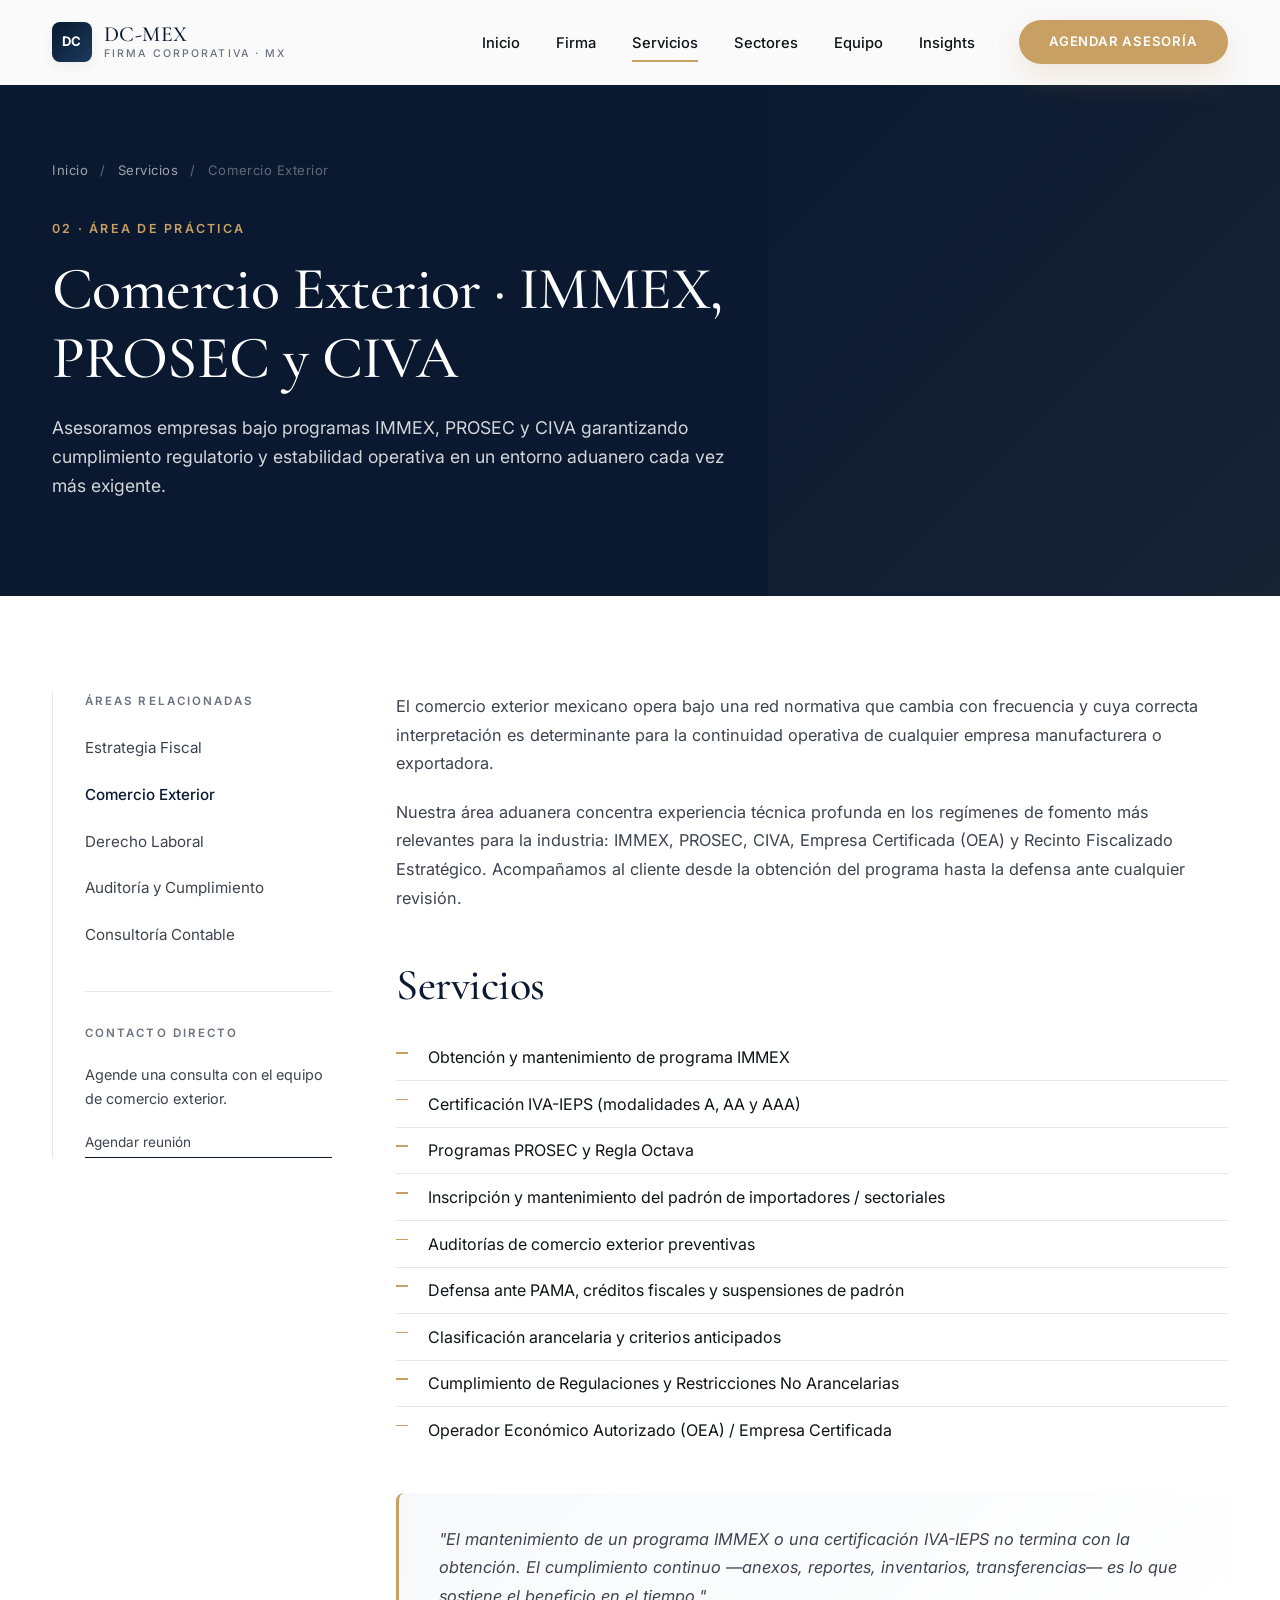
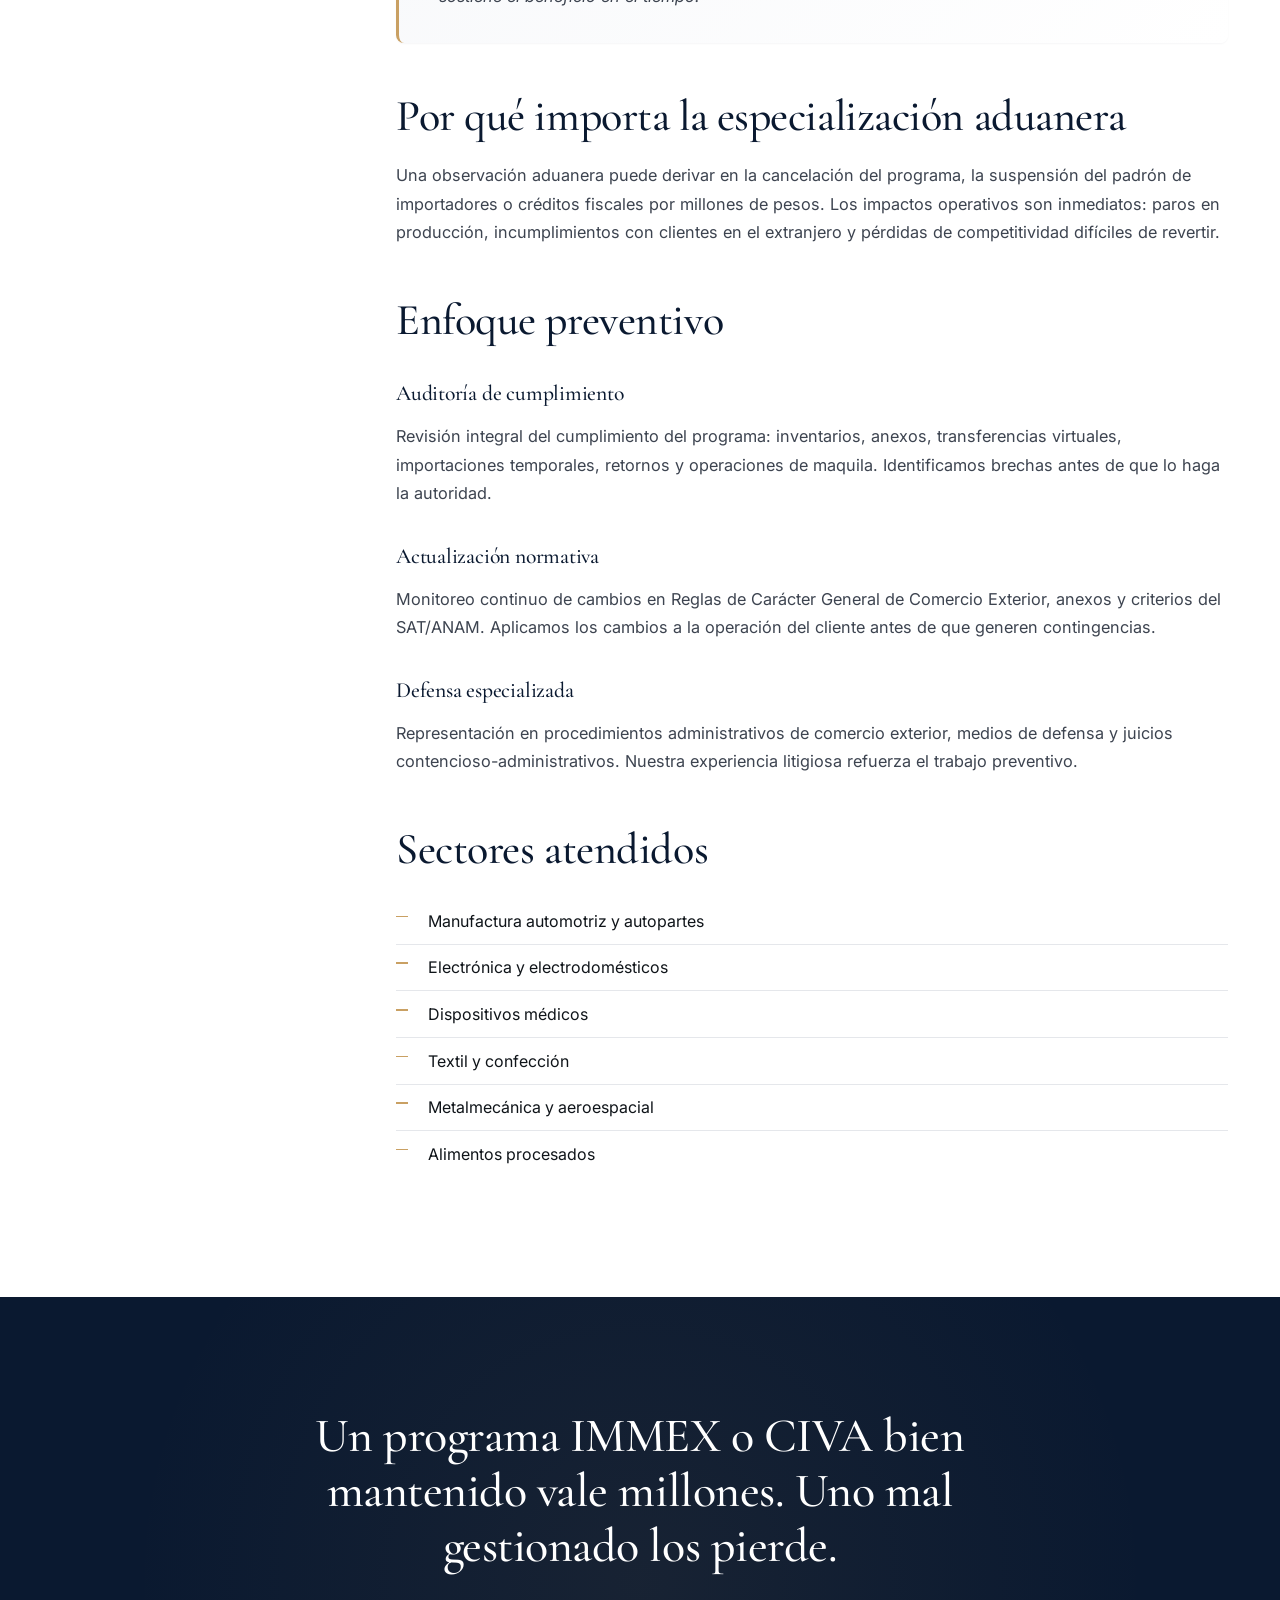
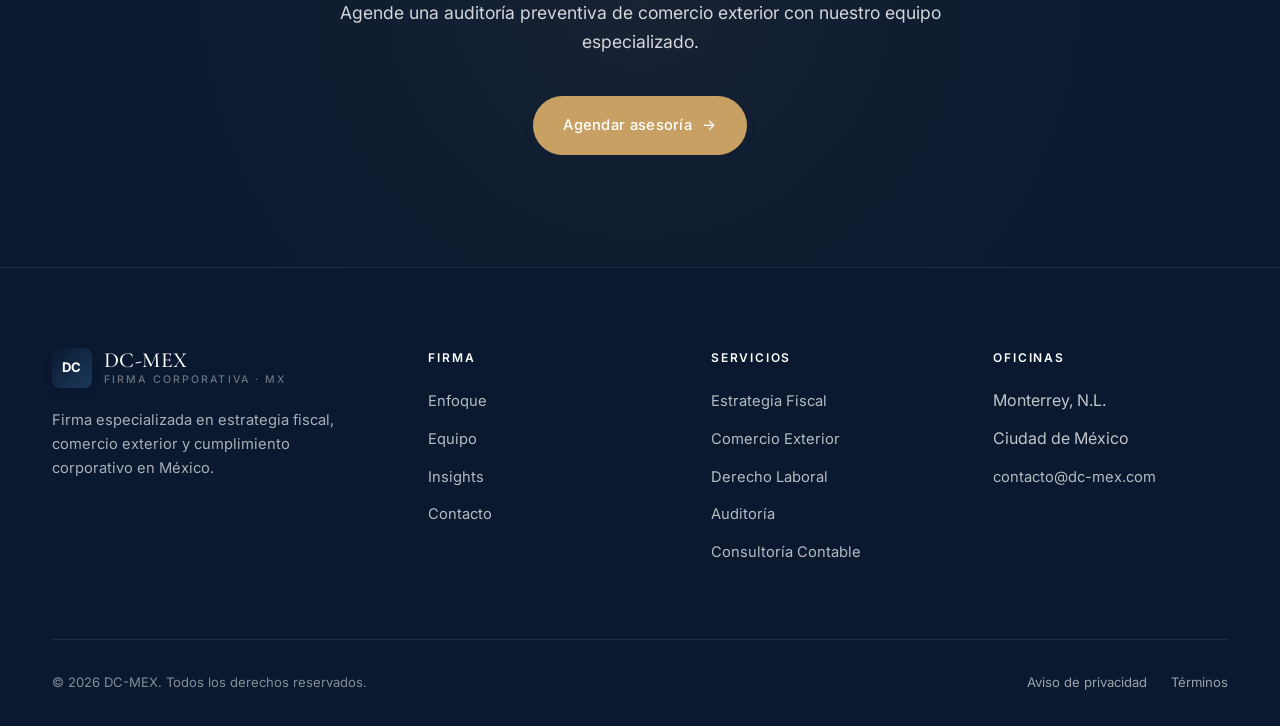
<file: servicios/comercio-exterior.html>
<!DOCTYPE html>
<html lang="es">
<head>
<meta charset="UTF-8" />
<meta name="viewport" content="width=device-width, initial-scale=1.0" />
<meta name="description" content="Asesoría en programas IMMEX, PROSEC y CIVA. Certificación IVA-IEPS, auditorías de comercio exterior y defensa ante revisiones aduaneras." />
<title>Comercio Exterior — IMMEX, PROSEC, CIVA — DC-MEX</title>
<link rel="preconnect" href="https://fonts.googleapis.com" />
<link rel="preconnect" href="https://fonts.gstatic.com" crossorigin />
<link href="https://fonts.googleapis.com/css2?family=Cormorant+Garamond:wght@400;500;600&family=Inter:wght@300;400;500;600;700&display=swap" rel="stylesheet" />
<link rel="stylesheet" href="../assets/css/styles.css" />
</head>
<body>

<header class="site-header">
  <div class="nav">
    <a href="../index.html" class="brand"><span class="brand-mark">DC</span><span class="brand-name">DC-MEX<small>Firma Corporativa · MX</small></span></a>
    <button class="nav-toggle" aria-label="Menú"><span></span><span></span><span></span></button>
    <ul class="nav-links">
      <li><a href="../index.html">Inicio</a></li>
      <li><a href="../firma.html">Firma</a></li>
      <li><a href="../servicios.html" class="active">Servicios</a></li>
      <li><a href="../sectores.html">Sectores</a></li>
      <li><a href="../equipo.html">Equipo</a></li>
      <li><a href="../insights.html">Insights</a></li>
      <li><a href="../contacto.html" class="nav-cta">Agendar asesoría</a></li>
    </ul>
  </div>
</header>

<section class="sub-hero">
  <div class="container">
    <div class="breadcrumb"><a href="../index.html">Inicio</a><span>/</span><a href="../servicios.html">Servicios</a><span>/</span><span>Comercio Exterior</span></div>
    <span class="eyebrow">02 · Área de práctica</span>
    <h1>Comercio Exterior · IMMEX, PROSEC y CIVA</h1>
    <p>Asesoramos empresas bajo programas IMMEX, PROSEC y CIVA garantizando cumplimiento regulatorio y estabilidad operativa en un entorno aduanero cada vez más exigente.</p>
  </div>
</section>

<section class="section">
  <div class="container">
    <div class="service-detail">
      <aside class="service-sidebar">
        <h5>Áreas relacionadas</h5>
        <ul>
          <li><a href="estrategia-fiscal.html">Estrategia Fiscal</a></li>
          <li><a href="comercio-exterior.html" class="active">Comercio Exterior</a></li>
          <li><a href="derecho-laboral.html">Derecho Laboral</a></li>
          <li><a href="auditoria-cumplimiento.html">Auditoría y Cumplimiento</a></li>
          <li><a href="consultoria-contable.html">Consultoría Contable</a></li>
        </ul>
        <div style="margin-top: 2.5rem; padding-top:2rem; border-top: 1px solid var(--gray-200);">
          <h5>Contacto directo</h5>
          <p style="font-size:0.9rem; margin-bottom:1rem;">Agende una consulta con el equipo de comercio exterior.</p>
          <a href="../contacto.html" class="btn-ghost" style="font-size:0.85rem;">Agendar reunión</a>
        </div>
      </aside>

      <div class="prose">
        <p class="lead">El comercio exterior mexicano opera bajo una red normativa que cambia con frecuencia y cuya correcta interpretación es determinante para la continuidad operativa de cualquier empresa manufacturera o exportadora.</p>

        <p>Nuestra área aduanera concentra experiencia técnica profunda en los regímenes de fomento más relevantes para la industria: IMMEX, PROSEC, CIVA, Empresa Certificada (OEA) y Recinto Fiscalizado Estratégico. Acompañamos al cliente desde la obtención del programa hasta la defensa ante cualquier revisión.</p>

        <h2>Servicios</h2>
        <ul>
          <li>Obtención y mantenimiento de programa IMMEX</li>
          <li>Certificación IVA-IEPS (modalidades A, AA y AAA)</li>
          <li>Programas PROSEC y Regla Octava</li>
          <li>Inscripción y mantenimiento del padrón de importadores / sectoriales</li>
          <li>Auditorías de comercio exterior preventivas</li>
          <li>Defensa ante PAMA, créditos fiscales y suspensiones de padrón</li>
          <li>Clasificación arancelaria y criterios anticipados</li>
          <li>Cumplimiento de Regulaciones y Restricciones No Arancelarias</li>
          <li>Operador Económico Autorizado (OEA) / Empresa Certificada</li>
        </ul>

        <div class="callout">
          <p>"El mantenimiento de un programa IMMEX o una certificación IVA-IEPS no termina con la obtención. El cumplimiento continuo —anexos, reportes, inventarios, transferencias— es lo que sostiene el beneficio en el tiempo."</p>
        </div>

        <h2>Por qué importa la especialización aduanera</h2>
        <p>Una observación aduanera puede derivar en la cancelación del programa, la suspensión del padrón de importadores o créditos fiscales por millones de pesos. Los impactos operativos son inmediatos: paros en producción, incumplimientos con clientes en el extranjero y pérdidas de competitividad difíciles de revertir.</p>

        <h2>Enfoque preventivo</h2>
        <h3>Auditoría de cumplimiento</h3>
        <p>Revisión integral del cumplimiento del programa: inventarios, anexos, transferencias virtuales, importaciones temporales, retornos y operaciones de maquila. Identificamos brechas antes de que lo haga la autoridad.</p>
        <h3>Actualización normativa</h3>
        <p>Monitoreo continuo de cambios en Reglas de Carácter General de Comercio Exterior, anexos y criterios del SAT/ANAM. Aplicamos los cambios a la operación del cliente antes de que generen contingencias.</p>
        <h3>Defensa especializada</h3>
        <p>Representación en procedimientos administrativos de comercio exterior, medios de defensa y juicios contencioso-administrativos. Nuestra experiencia litigiosa refuerza el trabajo preventivo.</p>

        <h2>Sectores atendidos</h2>
        <ul>
          <li>Manufactura automotriz y autopartes</li>
          <li>Electrónica y electrodomésticos</li>
          <li>Dispositivos médicos</li>
          <li>Textil y confección</li>
          <li>Metalmecánica y aeroespacial</li>
          <li>Alimentos procesados</li>
        </ul>
      </div>
    </div>
  </div>
</section>

<section class="final-cta">
  <div class="final-cta-inner" data-reveal>
    <h2>Un programa IMMEX o CIVA bien mantenido vale millones. Uno mal gestionado los pierde.</h2>
    <p>Agende una auditoría preventiva de comercio exterior con nuestro equipo especializado.</p>
    <a href="../contacto.html" class="btn btn-primary btn-arrow" style="background: var(--accent);">Agendar asesoría</a>
  </div>
</section>

<footer class="site-footer">
  <div class="container">
    <div class="footer-grid">
      <div class="footer-brand"><div class="brand" style="color:#fff;"><span class="brand-mark">DC</span><span class="brand-name">DC-MEX<small>Firma Corporativa · MX</small></span></div><p>Firma especializada en estrategia fiscal, comercio exterior y cumplimiento corporativo en México.</p></div>
      <div class="footer-col"><h5>Firma</h5><ul><li><a href="../firma.html">Enfoque</a></li><li><a href="../equipo.html">Equipo</a></li><li><a href="../insights.html">Insights</a></li><li><a href="../contacto.html">Contacto</a></li></ul></div>
      <div class="footer-col"><h5>Servicios</h5><ul><li><a href="estrategia-fiscal.html">Estrategia Fiscal</a></li><li><a href="comercio-exterior.html">Comercio Exterior</a></li><li><a href="derecho-laboral.html">Derecho Laboral</a></li><li><a href="auditoria-cumplimiento.html">Auditoría</a></li><li><a href="consultoria-contable.html">Consultoría Contable</a></li></ul></div>
      <div class="footer-col"><h5>Oficinas</h5><ul><li>Monterrey, N.L.</li><li>Ciudad de México</li><li><a href="mailto:contacto@dc-mex.com">contacto@dc-mex.com</a></li></ul></div>
    </div>
    <div class="footer-bottom"><span>© 2026 DC-MEX. Todos los derechos reservados.</span><div><a href="#">Aviso de privacidad</a><a href="#">Términos</a></div></div>
  </div>
</footer>

<script src="../assets/js/main.js"></script>
</body>
</html>
</file>
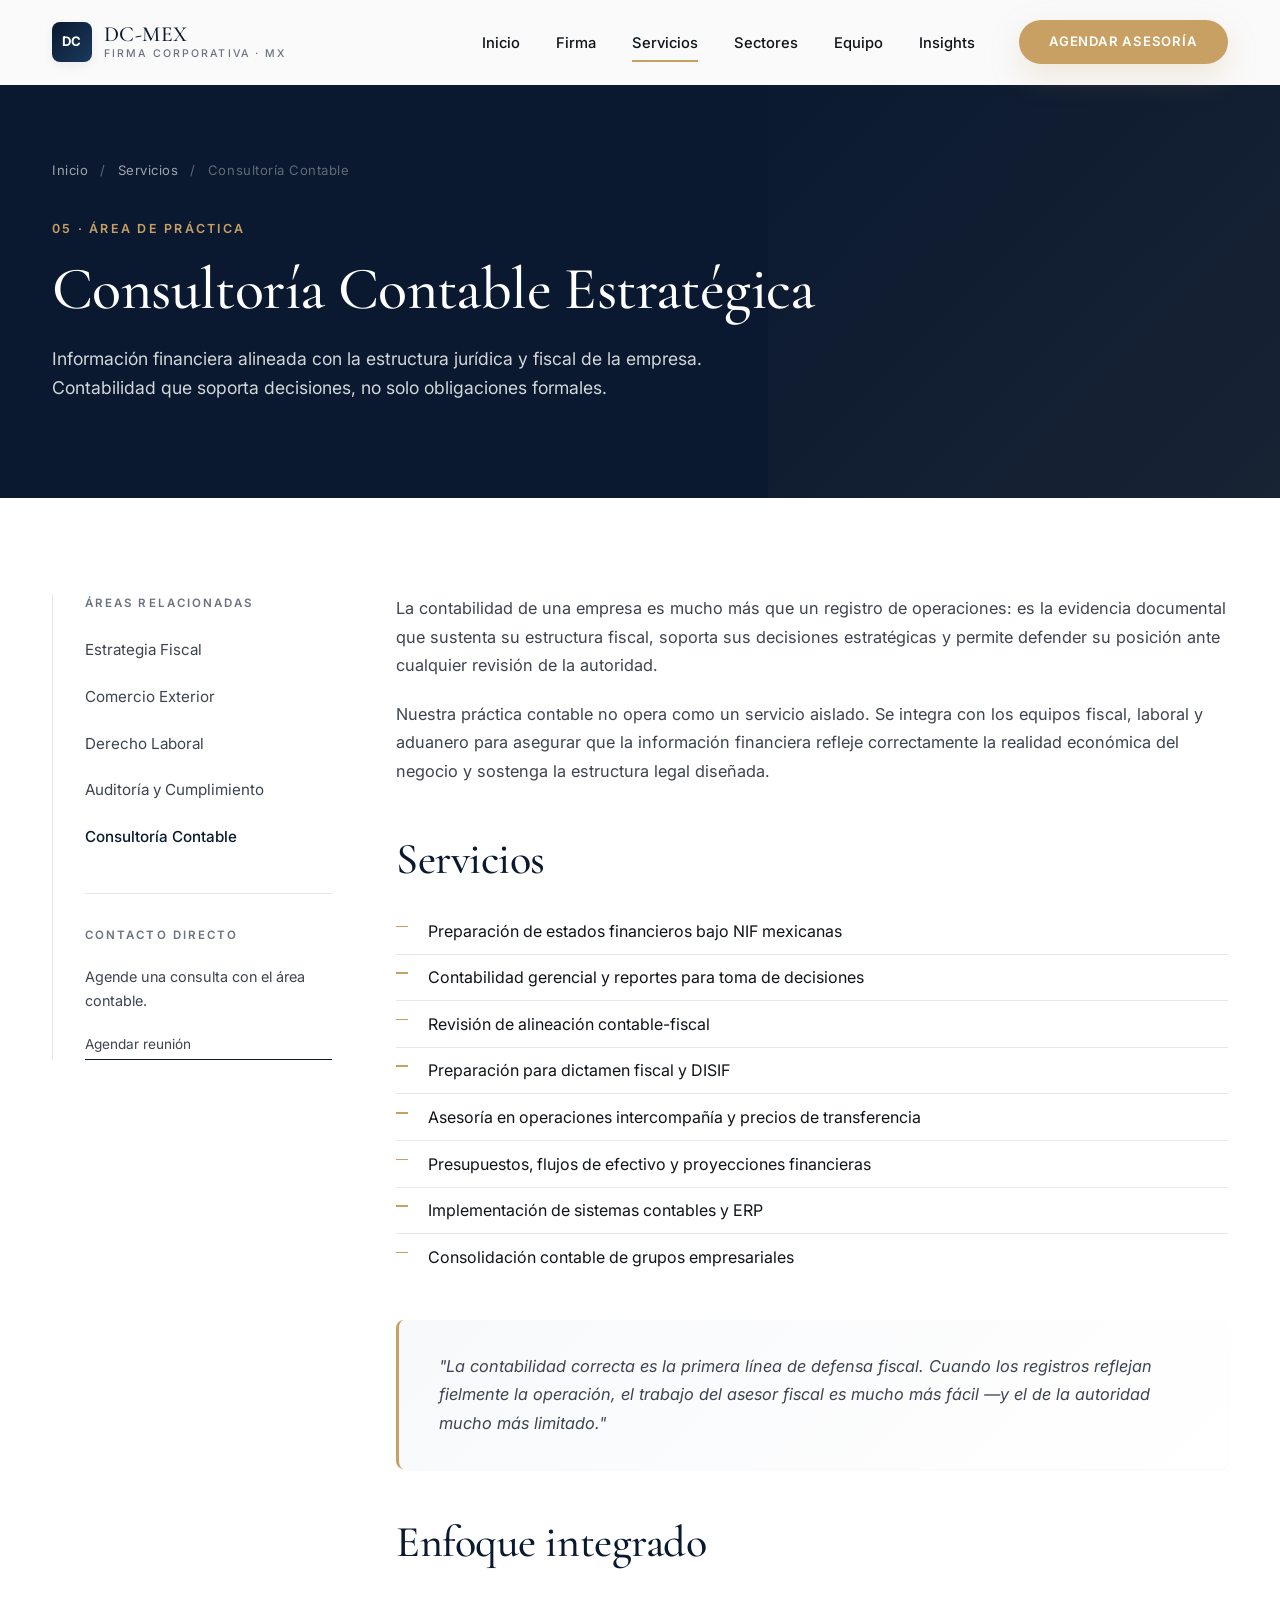
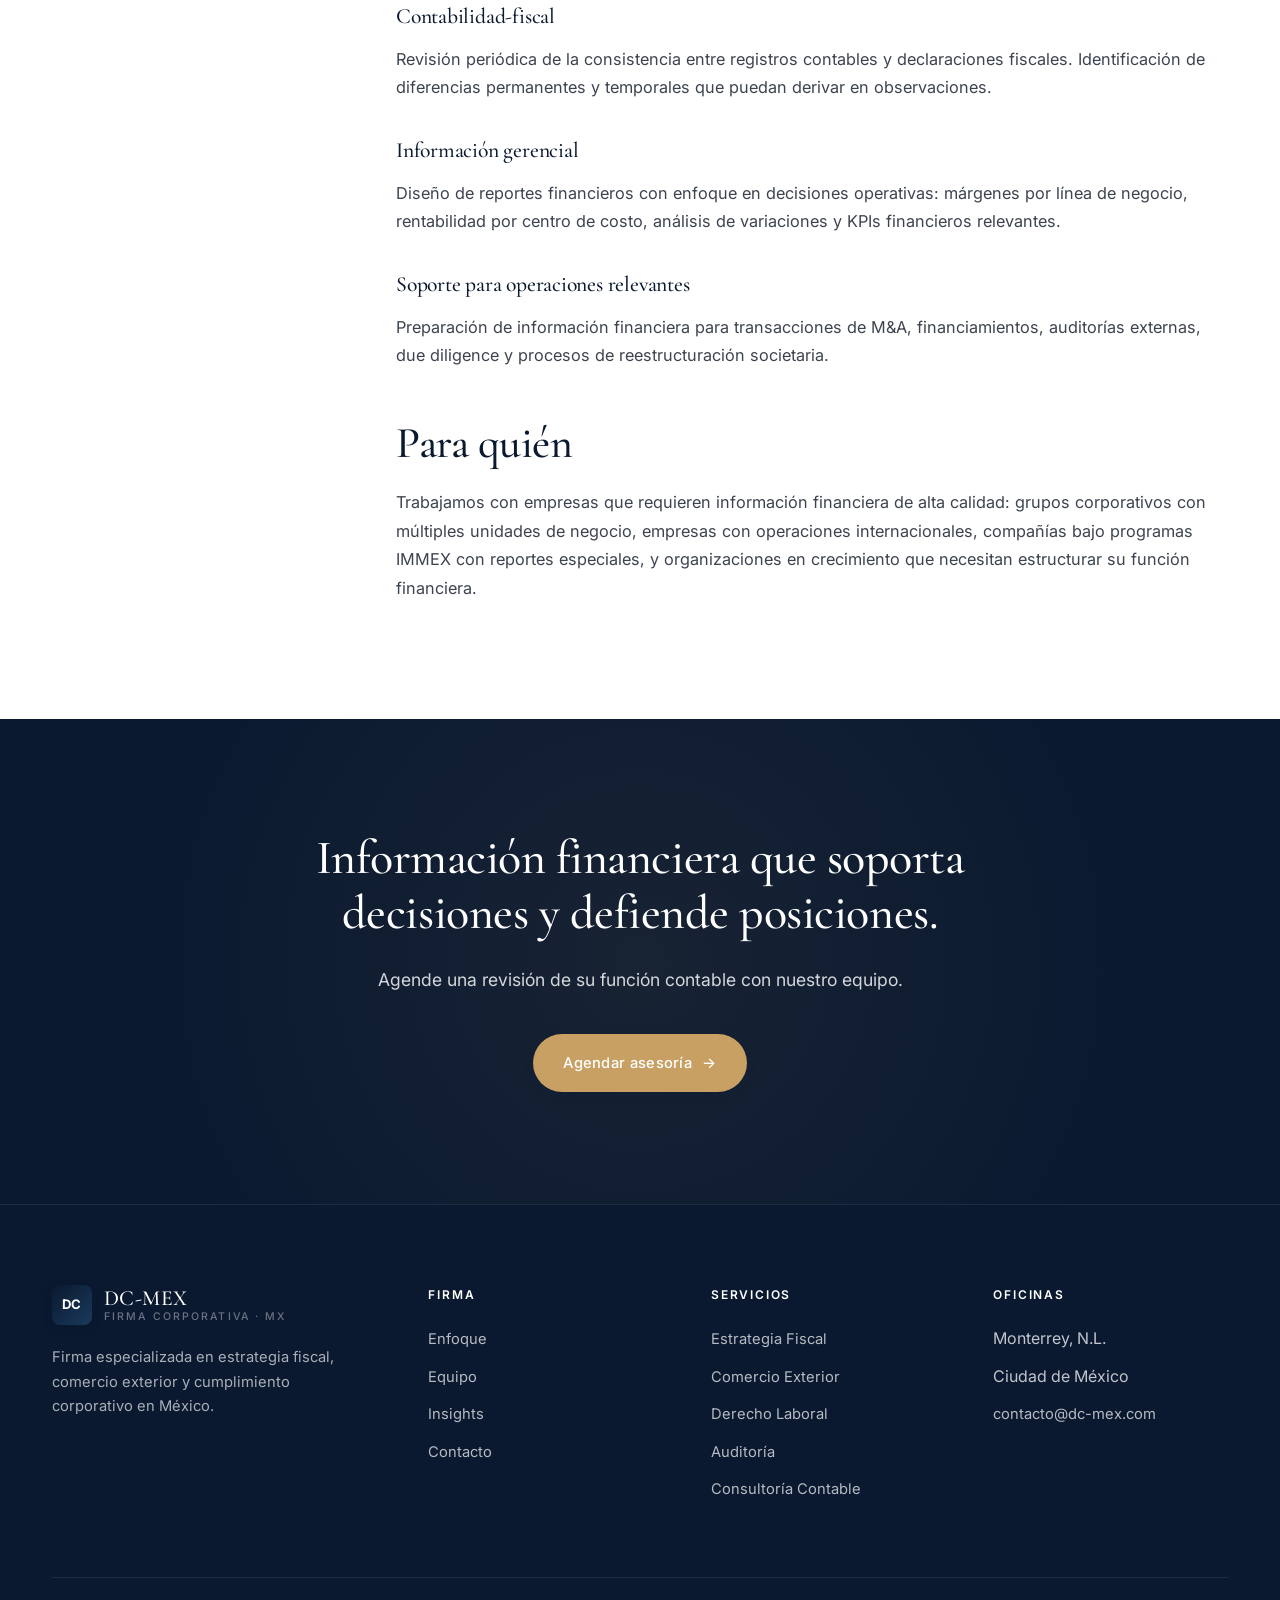
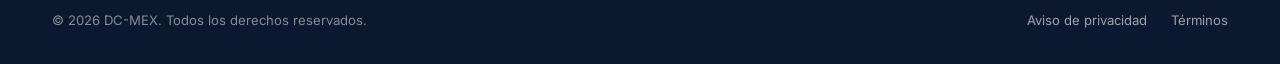
<file: servicios/consultoria-contable.html>
<!DOCTYPE html>
<html lang="es">
<head>
<meta charset="UTF-8" />
<meta name="viewport" content="width=device-width, initial-scale=1.0" />
<meta name="description" content="Consultoría contable estratégica: estados financieros, contabilidad gerencial y reportes para toma de decisiones." />
<title>Consultoría Contable Estratégica — DC-MEX</title>
<link rel="preconnect" href="https://fonts.googleapis.com" />
<link rel="preconnect" href="https://fonts.gstatic.com" crossorigin />
<link href="https://fonts.googleapis.com/css2?family=Cormorant+Garamond:wght@400;500;600&family=Inter:wght@300;400;500;600;700&display=swap" rel="stylesheet" />
<link rel="stylesheet" href="../assets/css/styles.css" />
</head>
<body>

<header class="site-header">
  <div class="nav">
    <a href="../index.html" class="brand"><span class="brand-mark">DC</span><span class="brand-name">DC-MEX<small>Firma Corporativa · MX</small></span></a>
    <button class="nav-toggle" aria-label="Menú"><span></span><span></span><span></span></button>
    <ul class="nav-links">
      <li><a href="../index.html">Inicio</a></li>
      <li><a href="../firma.html">Firma</a></li>
      <li><a href="../servicios.html" class="active">Servicios</a></li>
      <li><a href="../sectores.html">Sectores</a></li>
      <li><a href="../equipo.html">Equipo</a></li>
      <li><a href="../insights.html">Insights</a></li>
      <li><a href="../contacto.html" class="nav-cta">Agendar asesoría</a></li>
    </ul>
  </div>
</header>

<section class="sub-hero">
  <div class="container">
    <div class="breadcrumb"><a href="../index.html">Inicio</a><span>/</span><a href="../servicios.html">Servicios</a><span>/</span><span>Consultoría Contable</span></div>
    <span class="eyebrow">05 · Área de práctica</span>
    <h1>Consultoría Contable Estratégica</h1>
    <p>Información financiera alineada con la estructura jurídica y fiscal de la empresa. Contabilidad que soporta decisiones, no solo obligaciones formales.</p>
  </div>
</section>

<section class="section">
  <div class="container">
    <div class="service-detail">
      <aside class="service-sidebar">
        <h5>Áreas relacionadas</h5>
        <ul>
          <li><a href="estrategia-fiscal.html">Estrategia Fiscal</a></li>
          <li><a href="comercio-exterior.html">Comercio Exterior</a></li>
          <li><a href="derecho-laboral.html">Derecho Laboral</a></li>
          <li><a href="auditoria-cumplimiento.html">Auditoría y Cumplimiento</a></li>
          <li><a href="consultoria-contable.html" class="active">Consultoría Contable</a></li>
        </ul>
        <div style="margin-top: 2.5rem; padding-top:2rem; border-top: 1px solid var(--gray-200);">
          <h5>Contacto directo</h5>
          <p style="font-size:0.9rem; margin-bottom:1rem;">Agende una consulta con el área contable.</p>
          <a href="../contacto.html" class="btn-ghost" style="font-size:0.85rem;">Agendar reunión</a>
        </div>
      </aside>

      <div class="prose">
        <p class="lead">La contabilidad de una empresa es mucho más que un registro de operaciones: es la evidencia documental que sustenta su estructura fiscal, soporta sus decisiones estratégicas y permite defender su posición ante cualquier revisión de la autoridad.</p>

        <p>Nuestra práctica contable no opera como un servicio aislado. Se integra con los equipos fiscal, laboral y aduanero para asegurar que la información financiera refleje correctamente la realidad económica del negocio y sostenga la estructura legal diseñada.</p>

        <h2>Servicios</h2>
        <ul>
          <li>Preparación de estados financieros bajo NIF mexicanas</li>
          <li>Contabilidad gerencial y reportes para toma de decisiones</li>
          <li>Revisión de alineación contable-fiscal</li>
          <li>Preparación para dictamen fiscal y DISIF</li>
          <li>Asesoría en operaciones intercompañía y precios de transferencia</li>
          <li>Presupuestos, flujos de efectivo y proyecciones financieras</li>
          <li>Implementación de sistemas contables y ERP</li>
          <li>Consolidación contable de grupos empresariales</li>
        </ul>

        <div class="callout">
          <p>"La contabilidad correcta es la primera línea de defensa fiscal. Cuando los registros reflejan fielmente la operación, el trabajo del asesor fiscal es mucho más fácil —y el de la autoridad mucho más limitado."</p>
        </div>

        <h2>Enfoque integrado</h2>
        <h3>Contabilidad-fiscal</h3>
        <p>Revisión periódica de la consistencia entre registros contables y declaraciones fiscales. Identificación de diferencias permanentes y temporales que puedan derivar en observaciones.</p>
        <h3>Información gerencial</h3>
        <p>Diseño de reportes financieros con enfoque en decisiones operativas: márgenes por línea de negocio, rentabilidad por centro de costo, análisis de variaciones y KPIs financieros relevantes.</p>
        <h3>Soporte para operaciones relevantes</h3>
        <p>Preparación de información financiera para transacciones de M&A, financiamientos, auditorías externas, due diligence y procesos de reestructuración societaria.</p>

        <h2>Para quién</h2>
        <p>Trabajamos con empresas que requieren información financiera de alta calidad: grupos corporativos con múltiples unidades de negocio, empresas con operaciones internacionales, compañías bajo programas IMMEX con reportes especiales, y organizaciones en crecimiento que necesitan estructurar su función financiera.</p>
      </div>
    </div>
  </div>
</section>

<section class="final-cta">
  <div class="final-cta-inner" data-reveal>
    <h2>Información financiera que soporta decisiones y defiende posiciones.</h2>
    <p>Agende una revisión de su función contable con nuestro equipo.</p>
    <a href="../contacto.html" class="btn btn-primary btn-arrow" style="background: var(--accent);">Agendar asesoría</a>
  </div>
</section>

<footer class="site-footer">
  <div class="container">
    <div class="footer-grid">
      <div class="footer-brand"><div class="brand" style="color:#fff;"><span class="brand-mark">DC</span><span class="brand-name">DC-MEX<small>Firma Corporativa · MX</small></span></div><p>Firma especializada en estrategia fiscal, comercio exterior y cumplimiento corporativo en México.</p></div>
      <div class="footer-col"><h5>Firma</h5><ul><li><a href="../firma.html">Enfoque</a></li><li><a href="../equipo.html">Equipo</a></li><li><a href="../insights.html">Insights</a></li><li><a href="../contacto.html">Contacto</a></li></ul></div>
      <div class="footer-col"><h5>Servicios</h5><ul><li><a href="estrategia-fiscal.html">Estrategia Fiscal</a></li><li><a href="comercio-exterior.html">Comercio Exterior</a></li><li><a href="derecho-laboral.html">Derecho Laboral</a></li><li><a href="auditoria-cumplimiento.html">Auditoría</a></li><li><a href="consultoria-contable.html">Consultoría Contable</a></li></ul></div>
      <div class="footer-col"><h5>Oficinas</h5><ul><li>Monterrey, N.L.</li><li>Ciudad de México</li><li><a href="mailto:contacto@dc-mex.com">contacto@dc-mex.com</a></li></ul></div>
    </div>
    <div class="footer-bottom"><span>© 2026 DC-MEX. Todos los derechos reservados.</span><div><a href="#">Aviso de privacidad</a><a href="#">Términos</a></div></div>
  </div>
</footer>

<script src="../assets/js/main.js"></script>
</body>
</html>
</file>
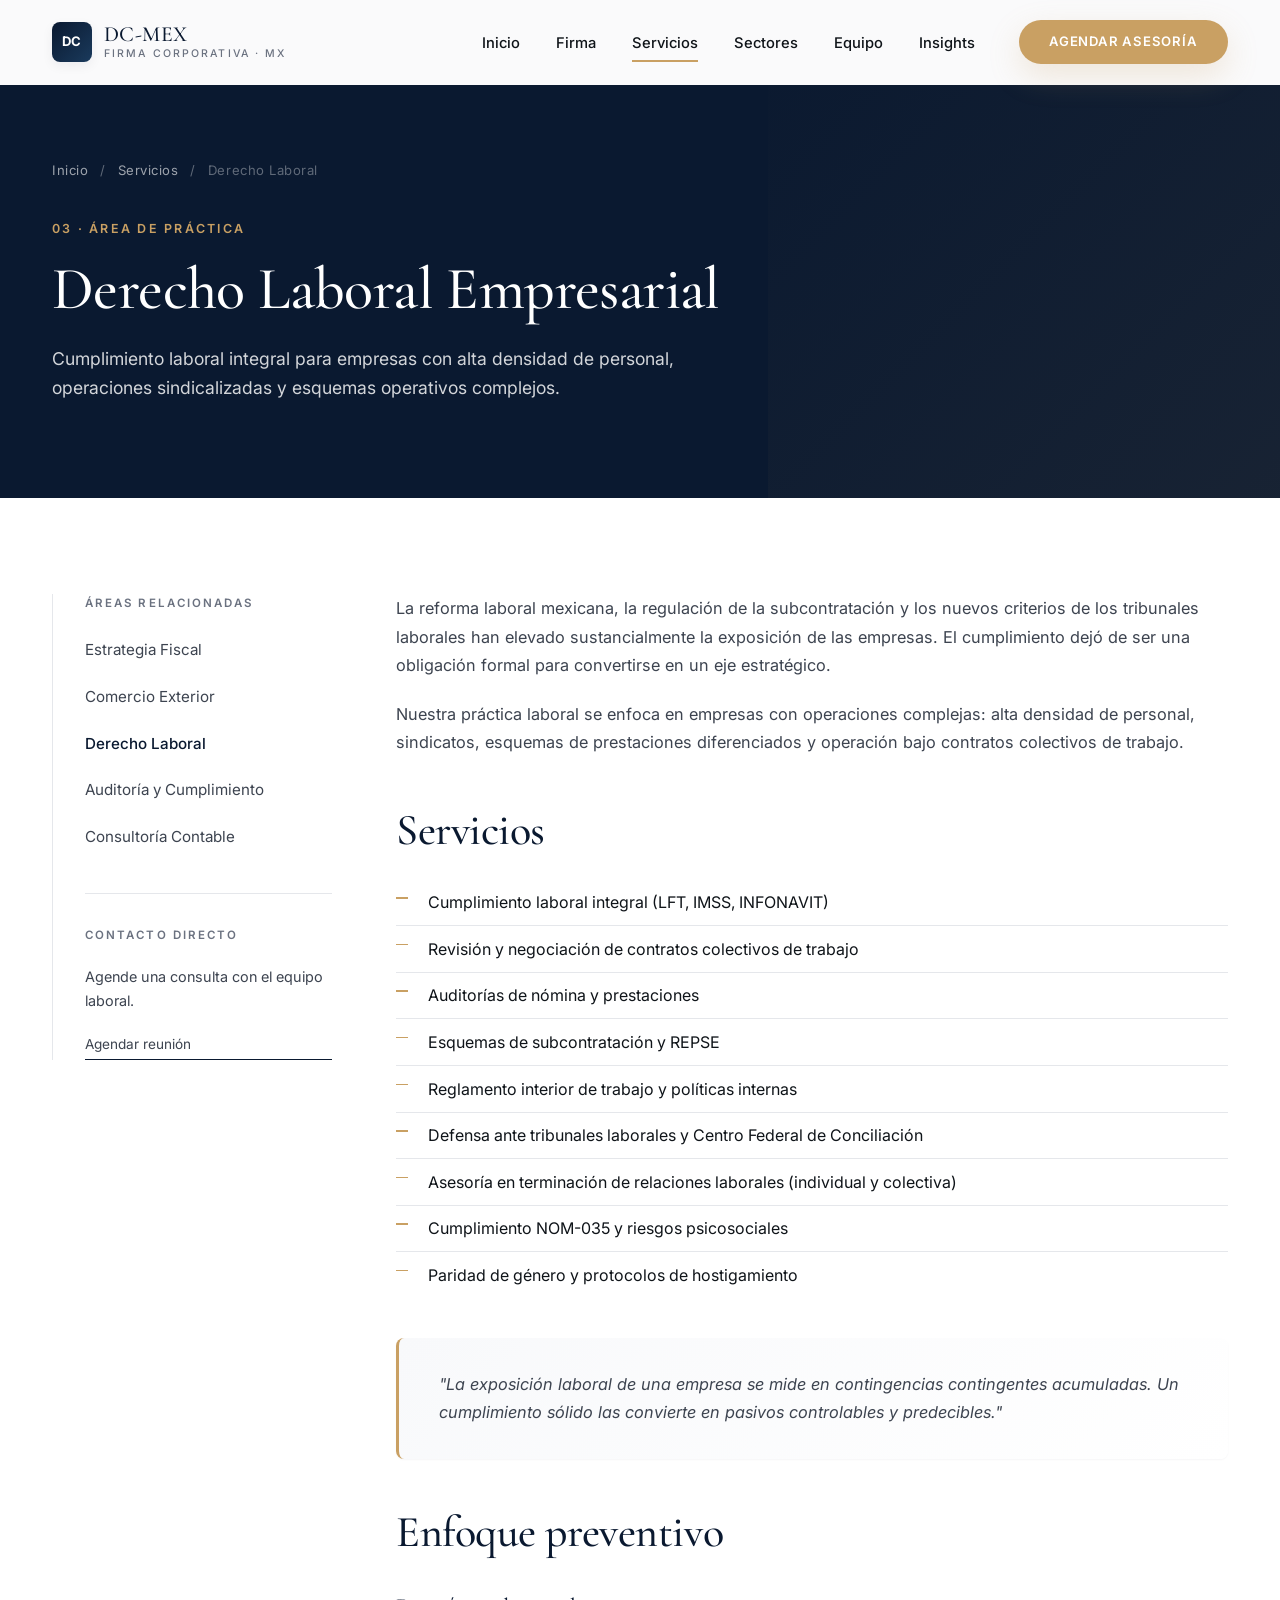
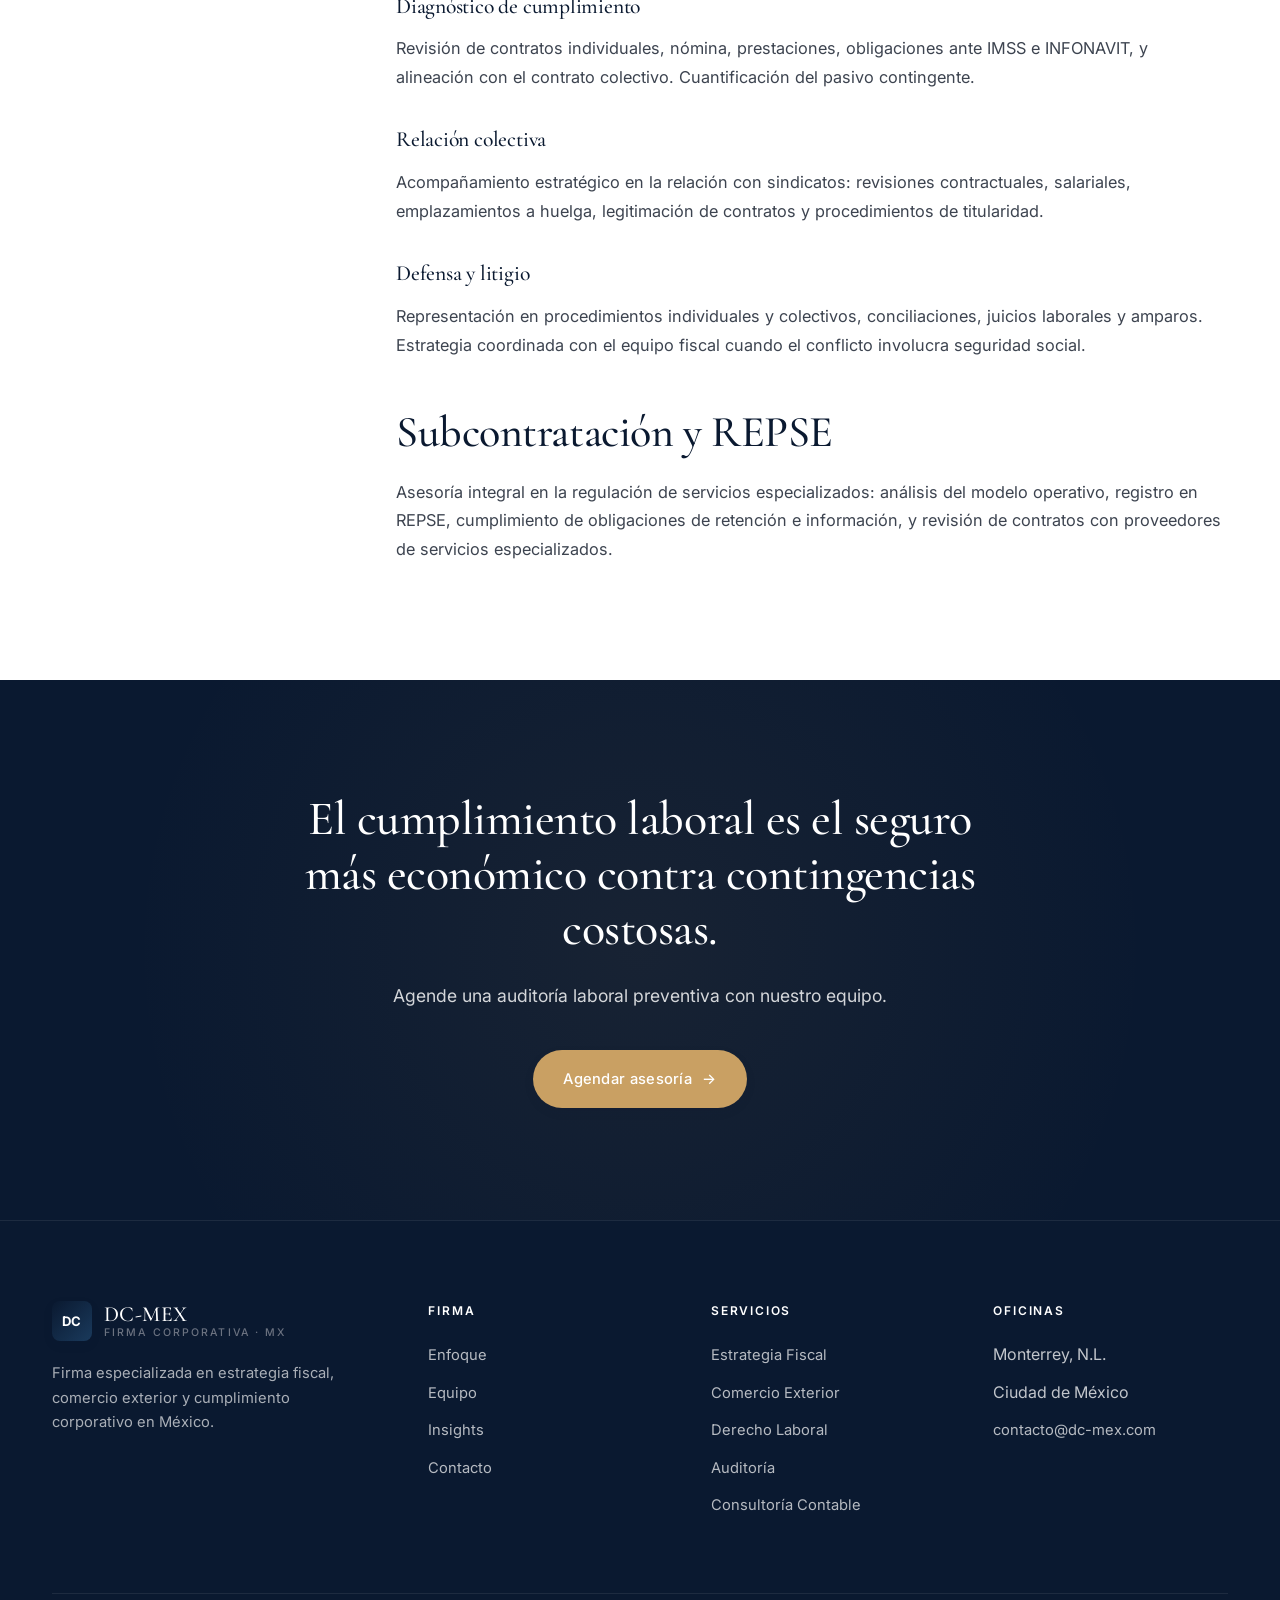
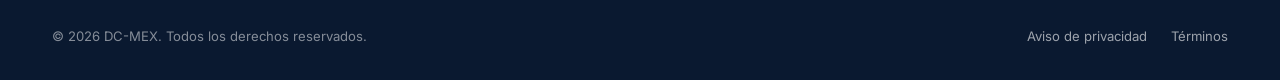
<file: servicios/derecho-laboral.html>
<!DOCTYPE html>
<html lang="es">
<head>
<meta charset="UTF-8" />
<meta name="viewport" content="width=device-width, initial-scale=1.0" />
<meta name="description" content="Derecho laboral corporativo: cumplimiento, contratos colectivos, auditorías de nómina, esquemas de subcontratación y defensa ante autoridades." />
<title>Derecho Laboral Empresarial — DC-MEX</title>
<link rel="preconnect" href="https://fonts.googleapis.com" />
<link rel="preconnect" href="https://fonts.gstatic.com" crossorigin />
<link href="https://fonts.googleapis.com/css2?family=Cormorant+Garamond:wght@400;500;600&family=Inter:wght@300;400;500;600;700&display=swap" rel="stylesheet" />
<link rel="stylesheet" href="../assets/css/styles.css" />
</head>
<body>

<header class="site-header">
  <div class="nav">
    <a href="../index.html" class="brand"><span class="brand-mark">DC</span><span class="brand-name">DC-MEX<small>Firma Corporativa · MX</small></span></a>
    <button class="nav-toggle" aria-label="Menú"><span></span><span></span><span></span></button>
    <ul class="nav-links">
      <li><a href="../index.html">Inicio</a></li>
      <li><a href="../firma.html">Firma</a></li>
      <li><a href="../servicios.html" class="active">Servicios</a></li>
      <li><a href="../sectores.html">Sectores</a></li>
      <li><a href="../equipo.html">Equipo</a></li>
      <li><a href="../insights.html">Insights</a></li>
      <li><a href="../contacto.html" class="nav-cta">Agendar asesoría</a></li>
    </ul>
  </div>
</header>

<section class="sub-hero">
  <div class="container">
    <div class="breadcrumb"><a href="../index.html">Inicio</a><span>/</span><a href="../servicios.html">Servicios</a><span>/</span><span>Derecho Laboral</span></div>
    <span class="eyebrow">03 · Área de práctica</span>
    <h1>Derecho Laboral Empresarial</h1>
    <p>Cumplimiento laboral integral para empresas con alta densidad de personal, operaciones sindicalizadas y esquemas operativos complejos.</p>
  </div>
</section>

<section class="section">
  <div class="container">
    <div class="service-detail">
      <aside class="service-sidebar">
        <h5>Áreas relacionadas</h5>
        <ul>
          <li><a href="estrategia-fiscal.html">Estrategia Fiscal</a></li>
          <li><a href="comercio-exterior.html">Comercio Exterior</a></li>
          <li><a href="derecho-laboral.html" class="active">Derecho Laboral</a></li>
          <li><a href="auditoria-cumplimiento.html">Auditoría y Cumplimiento</a></li>
          <li><a href="consultoria-contable.html">Consultoría Contable</a></li>
        </ul>
        <div style="margin-top: 2.5rem; padding-top:2rem; border-top: 1px solid var(--gray-200);">
          <h5>Contacto directo</h5>
          <p style="font-size:0.9rem; margin-bottom:1rem;">Agende una consulta con el equipo laboral.</p>
          <a href="../contacto.html" class="btn-ghost" style="font-size:0.85rem;">Agendar reunión</a>
        </div>
      </aside>

      <div class="prose">
        <p class="lead">La reforma laboral mexicana, la regulación de la subcontratación y los nuevos criterios de los tribunales laborales han elevado sustancialmente la exposición de las empresas. El cumplimiento dejó de ser una obligación formal para convertirse en un eje estratégico.</p>

        <p>Nuestra práctica laboral se enfoca en empresas con operaciones complejas: alta densidad de personal, sindicatos, esquemas de prestaciones diferenciados y operación bajo contratos colectivos de trabajo.</p>

        <h2>Servicios</h2>
        <ul>
          <li>Cumplimiento laboral integral (LFT, IMSS, INFONAVIT)</li>
          <li>Revisión y negociación de contratos colectivos de trabajo</li>
          <li>Auditorías de nómina y prestaciones</li>
          <li>Esquemas de subcontratación y REPSE</li>
          <li>Reglamento interior de trabajo y políticas internas</li>
          <li>Defensa ante tribunales laborales y Centro Federal de Conciliación</li>
          <li>Asesoría en terminación de relaciones laborales (individual y colectiva)</li>
          <li>Cumplimiento NOM-035 y riesgos psicosociales</li>
          <li>Paridad de género y protocolos de hostigamiento</li>
        </ul>

        <div class="callout">
          <p>"La exposición laboral de una empresa se mide en contingencias contingentes acumuladas. Un cumplimiento sólido las convierte en pasivos controlables y predecibles."</p>
        </div>

        <h2>Enfoque preventivo</h2>
        <h3>Diagnóstico de cumplimiento</h3>
        <p>Revisión de contratos individuales, nómina, prestaciones, obligaciones ante IMSS e INFONAVIT, y alineación con el contrato colectivo. Cuantificación del pasivo contingente.</p>
        <h3>Relación colectiva</h3>
        <p>Acompañamiento estratégico en la relación con sindicatos: revisiones contractuales, salariales, emplazamientos a huelga, legitimación de contratos y procedimientos de titularidad.</p>
        <h3>Defensa y litigio</h3>
        <p>Representación en procedimientos individuales y colectivos, conciliaciones, juicios laborales y amparos. Estrategia coordinada con el equipo fiscal cuando el conflicto involucra seguridad social.</p>

        <h2>Subcontratación y REPSE</h2>
        <p>Asesoría integral en la regulación de servicios especializados: análisis del modelo operativo, registro en REPSE, cumplimiento de obligaciones de retención e información, y revisión de contratos con proveedores de servicios especializados.</p>
      </div>
    </div>
  </div>
</section>

<section class="final-cta">
  <div class="final-cta-inner" data-reveal>
    <h2>El cumplimiento laboral es el seguro más económico contra contingencias costosas.</h2>
    <p>Agende una auditoría laboral preventiva con nuestro equipo.</p>
    <a href="../contacto.html" class="btn btn-primary btn-arrow" style="background: var(--accent);">Agendar asesoría</a>
  </div>
</section>

<footer class="site-footer">
  <div class="container">
    <div class="footer-grid">
      <div class="footer-brand"><div class="brand" style="color:#fff;"><span class="brand-mark">DC</span><span class="brand-name">DC-MEX<small>Firma Corporativa · MX</small></span></div><p>Firma especializada en estrategia fiscal, comercio exterior y cumplimiento corporativo en México.</p></div>
      <div class="footer-col"><h5>Firma</h5><ul><li><a href="../firma.html">Enfoque</a></li><li><a href="../equipo.html">Equipo</a></li><li><a href="../insights.html">Insights</a></li><li><a href="../contacto.html">Contacto</a></li></ul></div>
      <div class="footer-col"><h5>Servicios</h5><ul><li><a href="estrategia-fiscal.html">Estrategia Fiscal</a></li><li><a href="comercio-exterior.html">Comercio Exterior</a></li><li><a href="derecho-laboral.html">Derecho Laboral</a></li><li><a href="auditoria-cumplimiento.html">Auditoría</a></li><li><a href="consultoria-contable.html">Consultoría Contable</a></li></ul></div>
      <div class="footer-col"><h5>Oficinas</h5><ul><li>Monterrey, N.L.</li><li>Ciudad de México</li><li><a href="mailto:contacto@dc-mex.com">contacto@dc-mex.com</a></li></ul></div>
    </div>
    <div class="footer-bottom"><span>© 2026 DC-MEX. Todos los derechos reservados.</span><div><a href="#">Aviso de privacidad</a><a href="#">Términos</a></div></div>
  </div>
</footer>

<script src="../assets/js/main.js"></script>
</body>
</html>
</file>
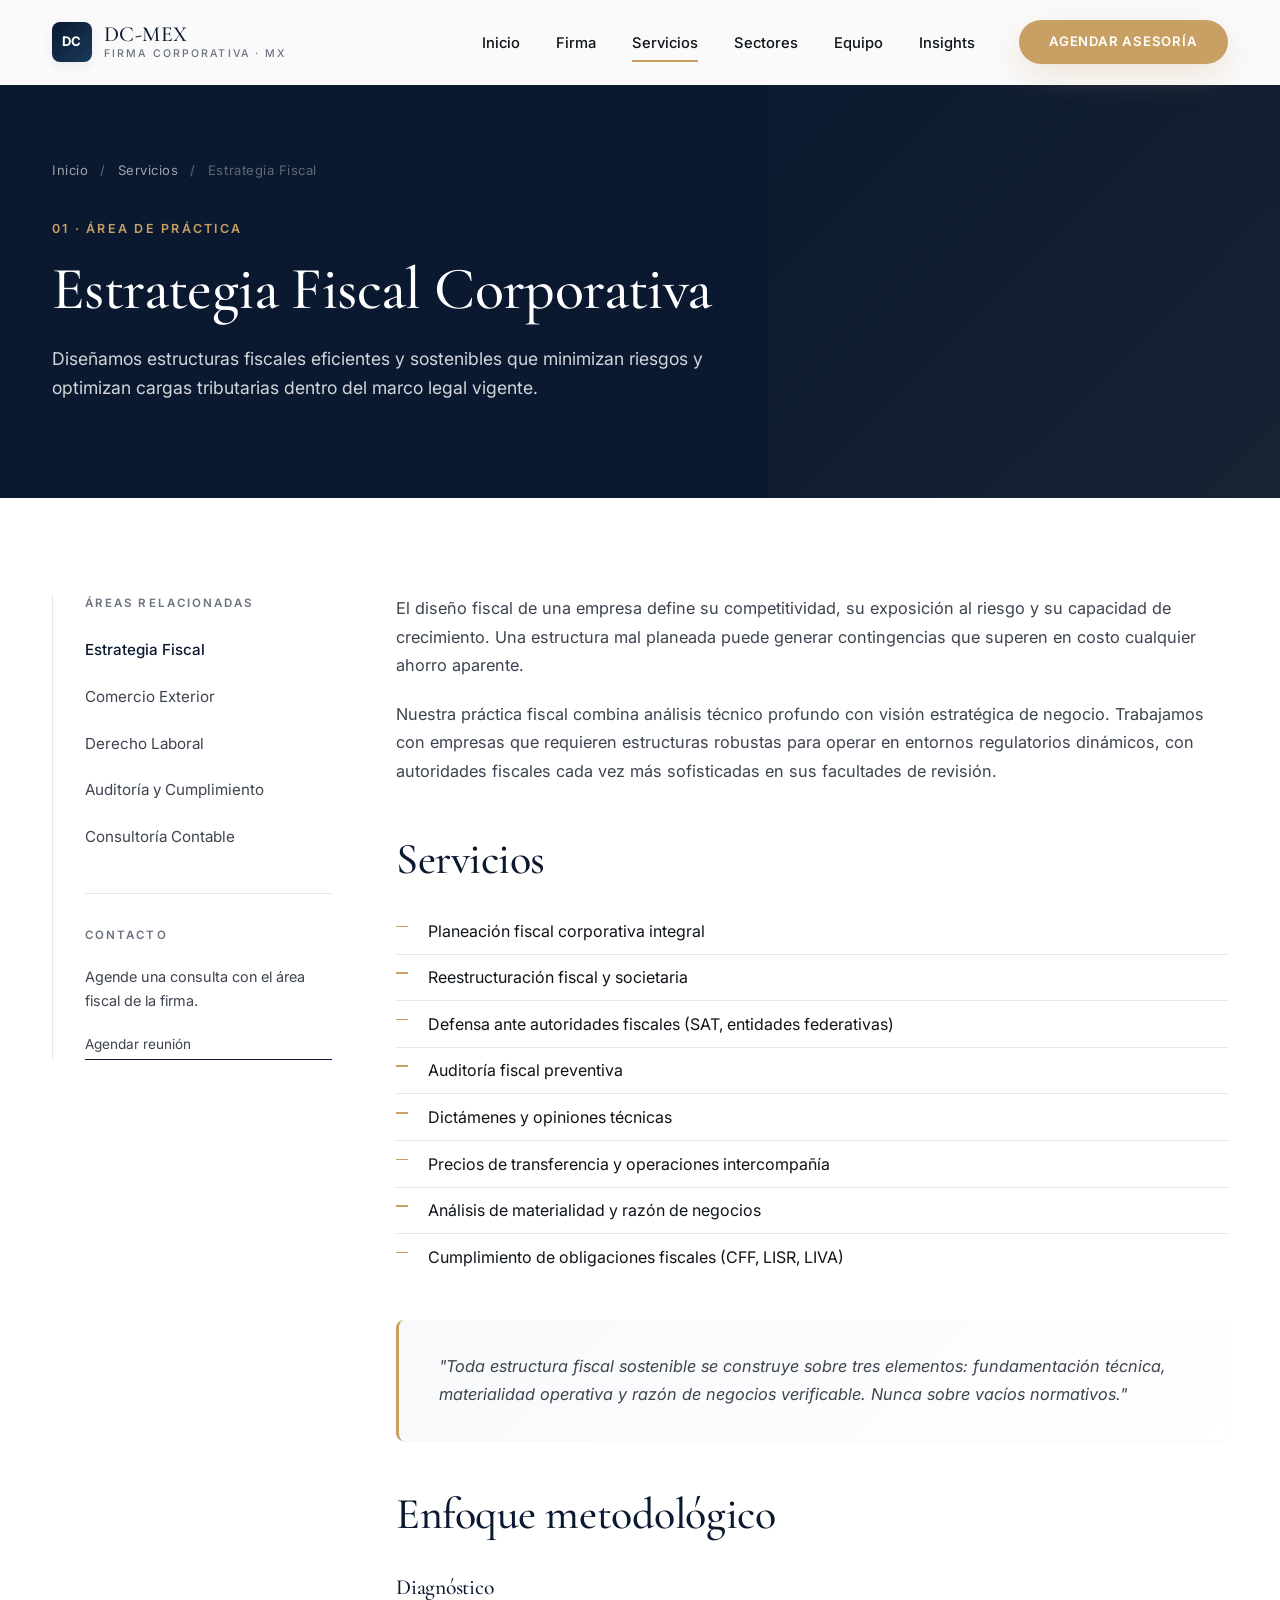
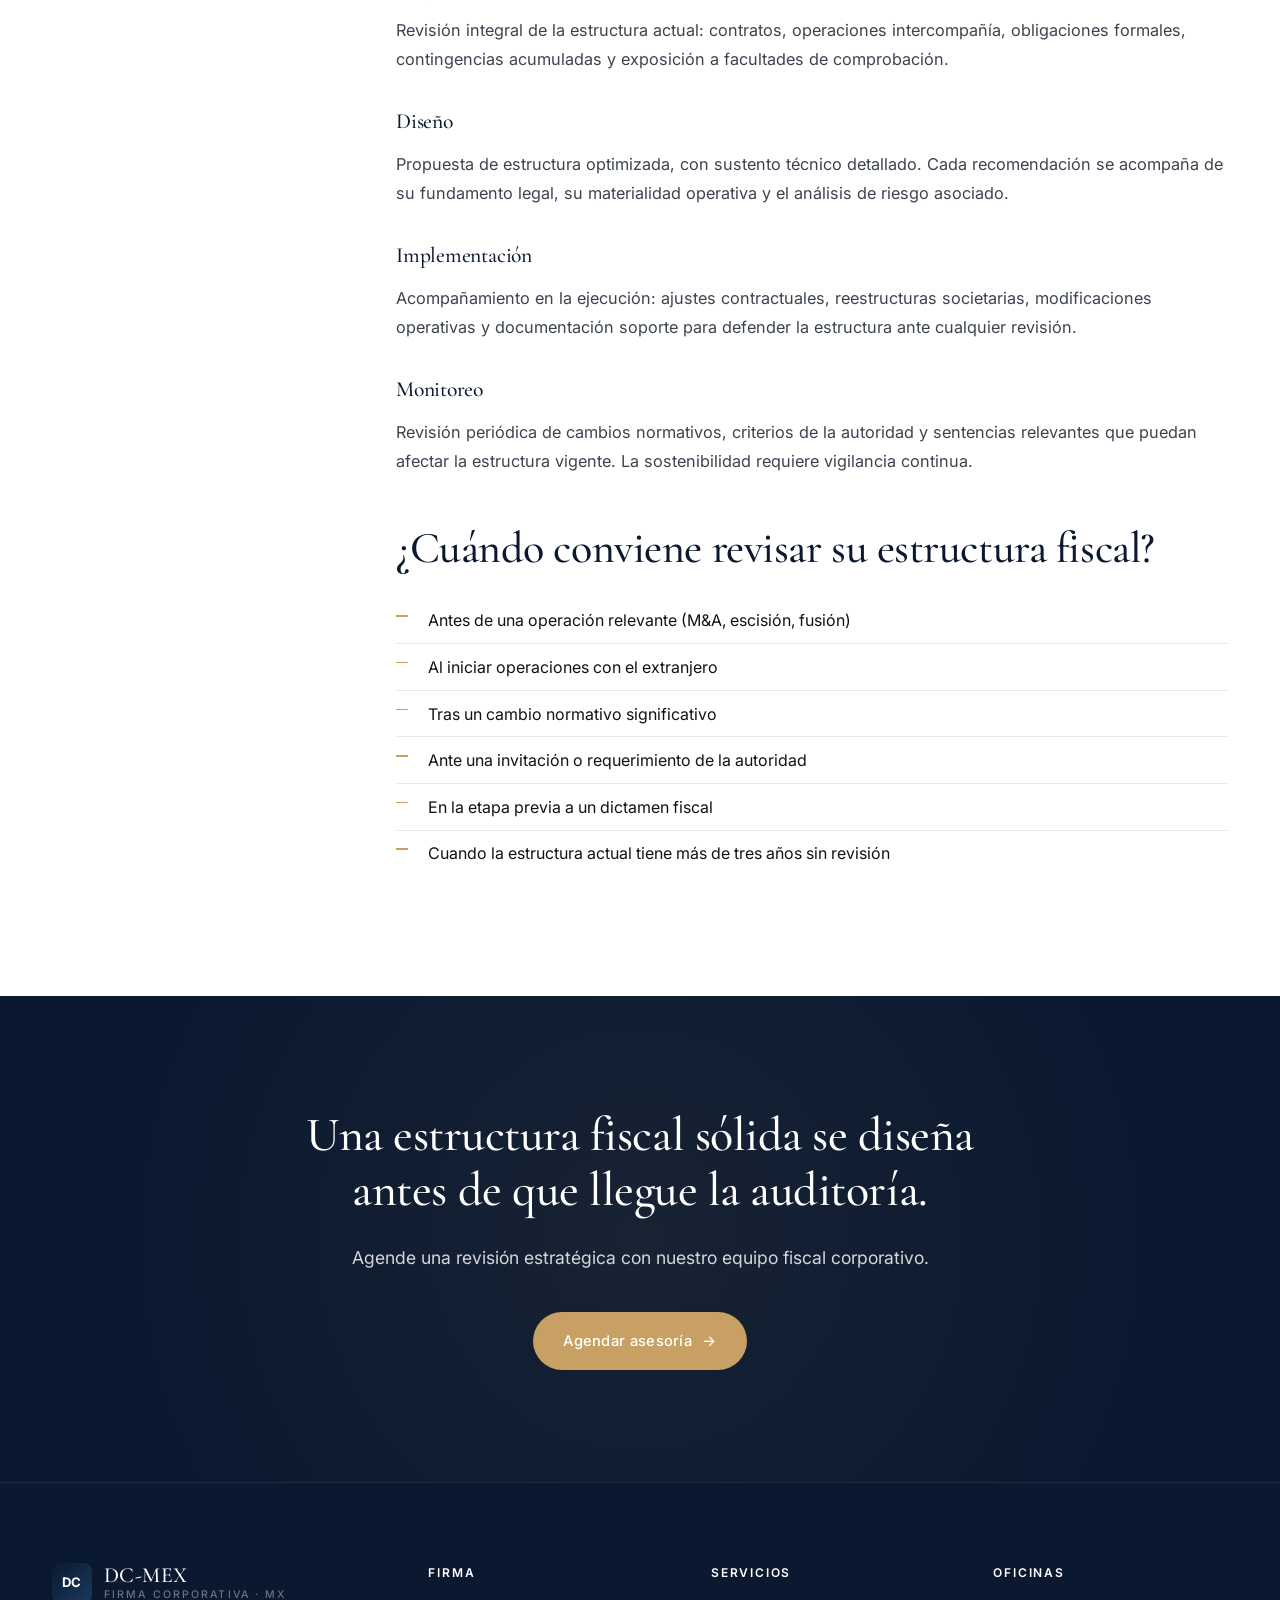
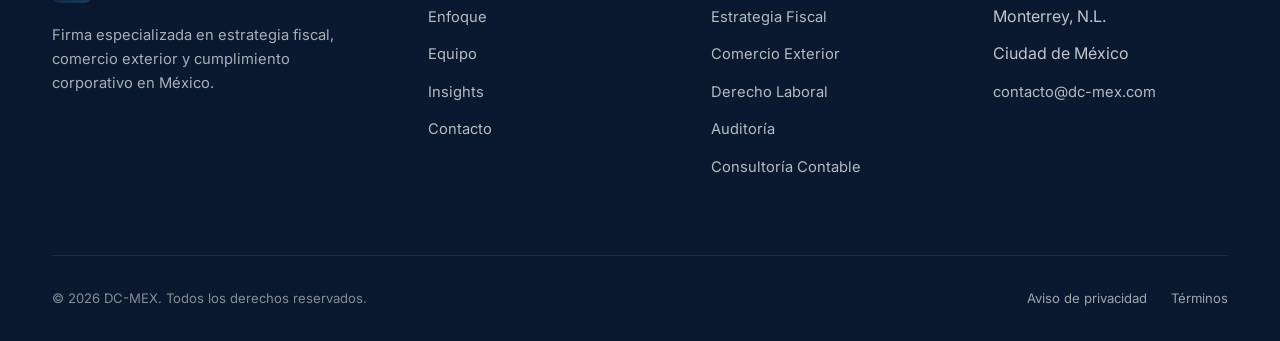
<file: servicios/estrategia-fiscal.html>
<!DOCTYPE html>
<html lang="es">
<head>
<meta charset="UTF-8" />
<meta name="viewport" content="width=device-width, initial-scale=1.0" />
<meta name="description" content="Diseño de estructuras fiscales eficientes y sostenibles: planeación fiscal corporativa, reestructuración, defensa y auditoría preventiva." />
<title>Estrategia Fiscal Corporativa — DC-MEX</title>
<link rel="preconnect" href="https://fonts.googleapis.com" />
<link rel="preconnect" href="https://fonts.gstatic.com" crossorigin />
<link href="https://fonts.googleapis.com/css2?family=Cormorant+Garamond:wght@400;500;600&family=Inter:wght@300;400;500;600;700&display=swap" rel="stylesheet" />
<link rel="stylesheet" href="../assets/css/styles.css" />
</head>
<body>

<header class="site-header">
  <div class="nav">
    <a href="../index.html" class="brand"><span class="brand-mark">DC</span><span class="brand-name">DC-MEX<small>Firma Corporativa · MX</small></span></a>
    <button class="nav-toggle" aria-label="Menú"><span></span><span></span><span></span></button>
    <ul class="nav-links">
      <li><a href="../index.html">Inicio</a></li>
      <li><a href="../firma.html">Firma</a></li>
      <li><a href="../servicios.html" class="active">Servicios</a></li>
      <li><a href="../sectores.html">Sectores</a></li>
      <li><a href="../equipo.html">Equipo</a></li>
      <li><a href="../insights.html">Insights</a></li>
      <li><a href="../contacto.html" class="nav-cta">Agendar asesoría</a></li>
    </ul>
  </div>
</header>

<section class="sub-hero">
  <div class="container">
    <div class="breadcrumb"><a href="../index.html">Inicio</a><span>/</span><a href="../servicios.html">Servicios</a><span>/</span><span>Estrategia Fiscal</span></div>
    <span class="eyebrow">01 · Área de práctica</span>
    <h1>Estrategia Fiscal Corporativa</h1>
    <p>Diseñamos estructuras fiscales eficientes y sostenibles que minimizan riesgos y optimizan cargas tributarias dentro del marco legal vigente.</p>
  </div>
</section>

<section class="section">
  <div class="container">
    <div class="service-detail">
      <aside class="service-sidebar">
        <h5>Áreas relacionadas</h5>
        <ul>
          <li><a href="estrategia-fiscal.html" class="active">Estrategia Fiscal</a></li>
          <li><a href="comercio-exterior.html">Comercio Exterior</a></li>
          <li><a href="derecho-laboral.html">Derecho Laboral</a></li>
          <li><a href="auditoria-cumplimiento.html">Auditoría y Cumplimiento</a></li>
          <li><a href="consultoria-contable.html">Consultoría Contable</a></li>
        </ul>
        <div style="margin-top: 2.5rem; padding-top:2rem; border-top: 1px solid var(--gray-200);">
          <h5>Contacto</h5>
          <p style="font-size:0.9rem; margin-bottom:1rem;">Agende una consulta con el área fiscal de la firma.</p>
          <a href="../contacto.html" class="btn-ghost" style="font-size:0.85rem;">Agendar reunión</a>
        </div>
      </aside>

      <div class="prose">
        <p class="lead">El diseño fiscal de una empresa define su competitividad, su exposición al riesgo y su capacidad de crecimiento. Una estructura mal planeada puede generar contingencias que superen en costo cualquier ahorro aparente.</p>

        <p>Nuestra práctica fiscal combina análisis técnico profundo con visión estratégica de negocio. Trabajamos con empresas que requieren estructuras robustas para operar en entornos regulatorios dinámicos, con autoridades fiscales cada vez más sofisticadas en sus facultades de revisión.</p>

        <h2>Servicios</h2>
        <ul>
          <li>Planeación fiscal corporativa integral</li>
          <li>Reestructuración fiscal y societaria</li>
          <li>Defensa ante autoridades fiscales (SAT, entidades federativas)</li>
          <li>Auditoría fiscal preventiva</li>
          <li>Dictámenes y opiniones técnicas</li>
          <li>Precios de transferencia y operaciones intercompañía</li>
          <li>Análisis de materialidad y razón de negocios</li>
          <li>Cumplimiento de obligaciones fiscales (CFF, LISR, LIVA)</li>
        </ul>

        <div class="callout">
          <p>"Toda estructura fiscal sostenible se construye sobre tres elementos: fundamentación técnica, materialidad operativa y razón de negocios verificable. Nunca sobre vacíos normativos."</p>
        </div>

        <h2>Enfoque metodológico</h2>
        <h3>Diagnóstico</h3>
        <p>Revisión integral de la estructura actual: contratos, operaciones intercompañía, obligaciones formales, contingencias acumuladas y exposición a facultades de comprobación.</p>
        <h3>Diseño</h3>
        <p>Propuesta de estructura optimizada, con sustento técnico detallado. Cada recomendación se acompaña de su fundamento legal, su materialidad operativa y el análisis de riesgo asociado.</p>
        <h3>Implementación</h3>
        <p>Acompañamiento en la ejecución: ajustes contractuales, reestructuras societarias, modificaciones operativas y documentación soporte para defender la estructura ante cualquier revisión.</p>
        <h3>Monitoreo</h3>
        <p>Revisión periódica de cambios normativos, criterios de la autoridad y sentencias relevantes que puedan afectar la estructura vigente. La sostenibilidad requiere vigilancia continua.</p>

        <h2>¿Cuándo conviene revisar su estructura fiscal?</h2>
        <ul>
          <li>Antes de una operación relevante (M&A, escisión, fusión)</li>
          <li>Al iniciar operaciones con el extranjero</li>
          <li>Tras un cambio normativo significativo</li>
          <li>Ante una invitación o requerimiento de la autoridad</li>
          <li>En la etapa previa a un dictamen fiscal</li>
          <li>Cuando la estructura actual tiene más de tres años sin revisión</li>
        </ul>
      </div>
    </div>
  </div>
</section>

<section class="final-cta">
  <div class="final-cta-inner" data-reveal>
    <h2>Una estructura fiscal sólida se diseña antes de que llegue la auditoría.</h2>
    <p>Agende una revisión estratégica con nuestro equipo fiscal corporativo.</p>
    <a href="../contacto.html" class="btn btn-primary btn-arrow" style="background: var(--accent);">Agendar asesoría</a>
  </div>
</section>

<footer class="site-footer">
  <div class="container">
    <div class="footer-grid">
      <div class="footer-brand"><div class="brand" style="color:#fff;"><span class="brand-mark">DC</span><span class="brand-name">DC-MEX<small>Firma Corporativa · MX</small></span></div><p>Firma especializada en estrategia fiscal, comercio exterior y cumplimiento corporativo en México.</p></div>
      <div class="footer-col"><h5>Firma</h5><ul><li><a href="../firma.html">Enfoque</a></li><li><a href="../equipo.html">Equipo</a></li><li><a href="../insights.html">Insights</a></li><li><a href="../contacto.html">Contacto</a></li></ul></div>
      <div class="footer-col"><h5>Servicios</h5><ul><li><a href="estrategia-fiscal.html">Estrategia Fiscal</a></li><li><a href="comercio-exterior.html">Comercio Exterior</a></li><li><a href="derecho-laboral.html">Derecho Laboral</a></li><li><a href="auditoria-cumplimiento.html">Auditoría</a></li><li><a href="consultoria-contable.html">Consultoría Contable</a></li></ul></div>
      <div class="footer-col"><h5>Oficinas</h5><ul><li>Monterrey, N.L.</li><li>Ciudad de México</li><li><a href="mailto:contacto@dc-mex.com">contacto@dc-mex.com</a></li></ul></div>
    </div>
    <div class="footer-bottom"><span>© 2026 DC-MEX. Todos los derechos reservados.</span><div><a href="#">Aviso de privacidad</a><a href="#">Términos</a></div></div>
  </div>
</footer>

<script src="../assets/js/main.js"></script>
</body>
</html>
</file>
<file: assets/css/styles.css>
/* ========================================
   ESTRATEGIA LEGAL — Design System
   ======================================== */

:root {
  --navy-900: #0a1930;
  --navy-800: #0f2847;
  --navy-700: #1a3a5c;
  --navy-600: #264870;
  --gray-900: #0f1419;
  --gray-700: #3d4450;
  --gray-500: #6b7280;
  --gray-300: #c9ccd1;
  --gray-200: #e5e7eb;
  --gray-100: #f1f3f5;
  --gray-50:  #f8f9fb;
  --white:    #ffffff;
  --accent:   #c9a063;
  --accent-dark: #a8834c;
  --accent-soft: rgba(201, 160, 99, 0.12);

  --font-serif: 'Cormorant Garamond', 'Playfair Display', Georgia, serif;
  --font-sans:  'Inter', -apple-system, BlinkMacSystemFont, 'Segoe UI', sans-serif;

  --container: 1240px;
  --container-narrow: 960px;

  --radius-sm: 8px;
  --radius:    14px;
  --radius-lg: 20px;
  --radius-pill: 999px;

  --shadow-xs: 0 1px 2px rgba(10, 25, 48, 0.04);
  --shadow-sm: 0 4px 12px rgba(10, 25, 48, 0.06);
  --shadow-md: 0 12px 32px rgba(10, 25, 48, 0.08);
  --shadow-lg: 0 24px 60px rgba(10, 25, 48, 0.14);
  --shadow-accent: 0 12px 32px rgba(201, 160, 99, 0.22);

  --transition: 350ms cubic-bezier(0.22, 0.61, 0.36, 1);
  --transition-fast: 220ms cubic-bezier(0.22, 0.61, 0.36, 1);
}

* { box-sizing: border-box; margin: 0; padding: 0; }
html { scroll-behavior: smooth; -webkit-text-size-adjust: 100%; }

body {
  font-family: var(--font-sans);
  font-size: 16px;
  line-height: 1.65;
  color: var(--gray-900);
  background: var(--white);
  -webkit-font-smoothing: antialiased;
  -moz-osx-font-smoothing: grayscale;
  overflow-x: hidden;
}

img { max-width: 100%; display: block; }
a { color: inherit; text-decoration: none; transition: color var(--transition); }
button { font: inherit; cursor: pointer; border: none; background: none; }

/* ---------- Typography ---------- */
h1, h2, h3, h4 {
  font-family: var(--font-serif);
  font-weight: 500;
  line-height: 1.15;
  letter-spacing: -0.01em;
  color: var(--navy-900);
}
h1 { font-size: clamp(2.25rem, 5vw, 3.75rem); }
h2 { font-size: clamp(1.75rem, 3.5vw, 2.75rem); }
h3 { font-size: clamp(1.35rem, 2.2vw, 1.75rem); }
h4 { font-size: 1.15rem; font-weight: 600; }

p { margin-bottom: 1rem; color: var(--gray-700); }
.lead { font-size: 1.15rem; color: var(--gray-700); line-height: 1.7; }

.eyebrow {
  font-family: var(--font-sans);
  font-size: 0.78rem;
  font-weight: 600;
  letter-spacing: 0.18em;
  text-transform: uppercase;
  color: var(--accent);
  margin-bottom: 1rem;
  display: inline-block;
}

/* ---------- Layout ---------- */
.container { max-width: var(--container); margin: 0 auto; padding: 0 2rem; }
.container-narrow { max-width: var(--container-narrow); margin: 0 auto; padding: 0 2rem; }

.section { padding: 6rem 0; }
.section-sm { padding: 4rem 0; }
.section-dark { background: var(--navy-900); color: var(--white); }
.section-dark h1, .section-dark h2, .section-dark h3, .section-dark h4 { color: var(--white); }
.section-dark p { color: var(--gray-300); }
.section-gray { background: var(--gray-50); }

.section-header { max-width: 760px; margin-bottom: 3.5rem; }
.section-header.center { margin-left: auto; margin-right: auto; text-align: center; }

/* ---------- Header / Navigation ---------- */
.site-header {
  position: fixed;
  top: 0;
  left: 0;
  right: 0;
  z-index: 1000;
  background: rgba(255, 255, 255, 0.98);
  backdrop-filter: saturate(180%) blur(12px);
  border-bottom: 1px solid transparent;
  transition: border-color var(--transition), background var(--transition);
}
.site-header.scrolled { border-bottom-color: var(--gray-200); box-shadow: var(--shadow-xs); }

.nav {
  display: flex;
  align-items: center;
  justify-content: space-between;
  max-width: var(--container);
  margin: 0 auto;
  padding: 1.25rem 2rem;
}

.brand {
  display: flex;
  align-items: center;
  gap: 0.75rem;
  font-family: var(--font-serif);
  font-size: 1.35rem;
  font-weight: 500;
  color: var(--navy-900);
  letter-spacing: 0.02em;
}
.brand-mark {
  width: 40px;
  height: 40px;
  border-radius: var(--radius-sm);
  background: linear-gradient(135deg, var(--navy-900) 0%, var(--navy-700) 100%);
  display: flex;
  align-items: center;
  justify-content: center;
  font-family: var(--font-sans);
  font-size: 0.82rem;
  font-weight: 700;
  letter-spacing: 0.04em;
  color: var(--white);
  box-shadow: var(--shadow-sm);
  transition: transform var(--transition-fast), box-shadow var(--transition-fast);
}
.brand:hover .brand-mark { transform: translateY(-1px); box-shadow: var(--shadow-md); }
.brand-name { line-height: 1; }
.brand-name small {
  display: block;
  font-family: var(--font-sans);
  font-size: 0.66rem;
  font-weight: 500;
  letter-spacing: 0.2em;
  text-transform: uppercase;
  color: var(--gray-500);
  margin-top: 3px;
}

.nav-links {
  display: flex;
  align-items: center;
  gap: 2.25rem;
  list-style: none;
}
.nav-links a {
  font-size: 0.92rem;
  font-weight: 500;
  color: var(--gray-900);
  position: relative;
  padding: 0.25rem 0;
}
.nav-links a:hover { color: var(--accent); }
.nav-links a.active::after {
  content: '';
  position: absolute;
  bottom: -6px;
  left: 0;
  width: 100%;
  height: 1.5px;
  background: var(--accent);
}

.nav-links a.nav-cta {
  display: inline-flex;
  align-items: center;
  justify-content: center;
  padding: 0.95rem 1.9rem !important;
  margin-left: 0.5rem;
  background: var(--accent);
  color: #fff !important;
  font-size: 0.82rem;
  font-weight: 600;
  letter-spacing: 0.06em;
  text-transform: uppercase;
  line-height: 1;
  border-radius: var(--radius-pill);
  transition: all var(--transition-fast);
  box-shadow: var(--shadow-accent);
}
.nav-cta::after { display: none !important; }
.nav-cta:hover {
  background: var(--navy-900);
  color: #fff !important;
  transform: translateY(-1px);
  box-shadow: var(--shadow-md);
}

.nav-toggle {
  display: none;
  flex-direction: column;
  gap: 5px;
  padding: 0.5rem;
}
.nav-toggle span {
  display: block;
  width: 24px;
  height: 1.5px;
  background: var(--navy-900);
  transition: transform var(--transition), opacity var(--transition);
}
.nav-toggle.open span:nth-child(1) { transform: translateY(6.5px) rotate(45deg); }
.nav-toggle.open span:nth-child(2) { opacity: 0; }
.nav-toggle.open span:nth-child(3) { transform: translateY(-6.5px) rotate(-45deg); }

/* ---------- Buttons ---------- */
.btn {
  display: inline-flex;
  align-items: center;
  gap: 0.65rem;
  padding: 1rem 1.85rem;
  font-size: 0.92rem;
  font-weight: 500;
  letter-spacing: 0.02em;
  border-radius: var(--radius-pill);
  transition: all var(--transition-fast);
  cursor: pointer;
  border: 1.5px solid transparent;
  position: relative;
  overflow: hidden;
}
.btn::before {
  content: '';
  position: absolute;
  inset: 0;
  background: linear-gradient(120deg, transparent, rgba(255,255,255,0.15), transparent);
  transform: translateX(-120%);
  transition: transform 700ms ease;
}
.btn:hover::before { transform: translateX(120%); }

.btn-primary {
  background: linear-gradient(135deg, var(--navy-900) 0%, var(--navy-700) 100%);
  color: var(--white);
  box-shadow: var(--shadow-sm);
}
.btn-primary:hover {
  transform: translateY(-2px);
  box-shadow: var(--shadow-lg);
  background: linear-gradient(135deg, var(--accent) 0%, var(--accent-dark) 100%);
}
.btn-secondary {
  border-color: var(--navy-900);
  color: var(--navy-900);
  background: transparent;
}
.btn-secondary:hover {
  background: var(--navy-900);
  color: var(--white);
  transform: translateY(-2px);
  box-shadow: var(--shadow-md);
}
.btn-ghost {
  color: var(--navy-900);
  padding: 0.5rem 0;
  border-radius: 0;
  border-bottom: 1px solid var(--navy-900);
  overflow: visible;
}
.btn-ghost::before { display: none; }
.btn-ghost:hover { color: var(--accent); border-color: var(--accent); transform: none; box-shadow: none; }
.section-dark .btn-secondary { border-color: rgba(255,255,255,0.4); color: var(--white); }
.section-dark .btn-secondary:hover { background: var(--white); color: var(--navy-900); border-color: var(--white); }

.btn-arrow::after {
  content: '→';
  transition: transform var(--transition-fast);
  position: relative;
  z-index: 1;
}
.btn-arrow:hover::after { transform: translateX(5px); }

/* ---------- Hero ---------- */
.hero {
  position: relative;
  min-height: 92vh;
  display: flex;
  align-items: center;
  padding: 9rem 0 5rem;
  background:
    linear-gradient(135deg, rgba(10, 25, 48, 0.92) 0%, rgba(15, 40, 71, 0.78) 100%),
    url('https://images.unsplash.com/photo-1486406146926-c627a92ad1ab?auto=format&fit=crop&w=2000&q=80') center/cover no-repeat;
  color: var(--white);
  overflow: hidden;
}
.hero::before {
  content: '';
  position: absolute;
  top: 0; left: 0; right: 0; bottom: 0;
  background: linear-gradient(180deg, transparent 70%, rgba(10, 25, 48, 0.5) 100%);
  pointer-events: none;
}
.hero-inner { position: relative; z-index: 2; max-width: 820px; }
.hero .eyebrow { color: var(--accent); }
.hero h1 {
  color: var(--white);
  font-size: clamp(2.5rem, 5.5vw, 4.25rem);
  margin-bottom: 1.5rem;
  font-weight: 400;
  line-height: 1.08;
}
.hero p {
  font-size: 1.2rem;
  color: rgba(255, 255, 255, 0.88);
  margin-bottom: 2.5rem;
  max-width: 640px;
  line-height: 1.6;
}
.hero-actions { display: flex; flex-wrap: wrap; gap: 1rem; }

.hero-meta {
  position: absolute;
  left: 2rem;
  right: 2rem;
  bottom: 2.5rem;
  display: flex;
  justify-content: space-between;
  align-items: flex-end;
  gap: 2rem;
  font-size: 0.82rem;
  color: rgba(255, 255, 255, 0.7);
  letter-spacing: 0.08em;
  text-transform: uppercase;
  z-index: 2;
}
.hero-meta .divider { flex: 1; height: 1px; background: rgba(255,255,255,0.25); margin-bottom: 6px; }

/* ---------- Sub hero (interior pages) ---------- */
.sub-hero {
  padding: 10rem 0 5rem;
  background: var(--navy-900);
  color: var(--white);
  position: relative;
  overflow: hidden;
}
.sub-hero::after {
  content: '';
  position: absolute;
  top: 0; right: 0;
  width: 40%;
  height: 100%;
  background: linear-gradient(135deg, transparent 0%, rgba(184, 147, 90, 0.08) 100%);
  pointer-events: none;
}
.sub-hero h1 { color: var(--white); max-width: 820px; margin-bottom: 1.25rem; }
.sub-hero p { color: rgba(255,255,255,0.82); max-width: 680px; font-size: 1.1rem; }
.sub-hero .eyebrow { color: var(--accent); }

.breadcrumb {
  display: flex;
  gap: 0.75rem;
  font-size: 0.82rem;
  color: rgba(255,255,255,0.6);
  margin-bottom: 2rem;
  letter-spacing: 0.04em;
}
.breadcrumb a { color: rgba(255,255,255,0.6); }
.breadcrumb a:hover { color: var(--accent); }
.breadcrumb span { color: rgba(255,255,255,0.35); }

/* ---------- Pillars ---------- */
.pillars {
  display: grid;
  grid-template-columns: repeat(3, 1fr);
  gap: 1.5rem;
}
.pillar {
  padding: 2.75rem 2.25rem;
  background: var(--white);
  border: 1px solid var(--gray-200);
  border-radius: var(--radius);
  transition: all var(--transition-fast);
  position: relative;
  overflow: hidden;
}
.pillar::before {
  content: '';
  position: absolute;
  top: 0; left: 0;
  width: 100%;
  height: 3px;
  background: linear-gradient(90deg, var(--accent), var(--accent-dark));
  transform: scaleX(0);
  transform-origin: left;
  transition: transform var(--transition);
}
.pillar:hover {
  transform: translateY(-6px);
  box-shadow: var(--shadow-md);
  border-color: transparent;
}
.pillar:hover::before { transform: scaleX(1); }
.section-dark .pillar { background: rgba(255,255,255,0.03); border-color: rgba(255,255,255,0.08); }
.section-dark .pillar:hover { background: rgba(255,255,255,0.05); border-color: rgba(201,160,99,0.3); }

.pillar-number {
  font-family: var(--font-serif);
  font-size: 2.5rem;
  color: var(--accent);
  margin-bottom: 1rem;
  font-weight: 400;
  line-height: 1;
}
.pillar h3 { margin-bottom: 0.75rem; font-size: 1.3rem; }
.pillar p { color: var(--gray-700); font-size: 0.98rem; margin: 0; }
.section-dark .pillar p { color: rgba(255,255,255,0.75); }

/* ---------- Services grid ---------- */
.services-grid {
  display: grid;
  grid-template-columns: repeat(2, 1fr);
  gap: 1.5rem;
}
.service-card {
  background: var(--white);
  padding: 2.75rem 2.5rem;
  border: 1px solid var(--gray-200);
  border-radius: var(--radius);
  transition: all var(--transition);
  display: flex;
  flex-direction: column;
  min-height: 340px;
  position: relative;
  overflow: hidden;
}
.service-card::after {
  content: '';
  position: absolute;
  inset: 0;
  border-radius: var(--radius);
  background: linear-gradient(135deg, var(--navy-900) 0%, var(--navy-700) 100%);
  opacity: 0;
  transition: opacity var(--transition);
  z-index: 0;
}
.service-card > * { position: relative; z-index: 1; }
.service-card:hover {
  transform: translateY(-8px);
  box-shadow: var(--shadow-lg);
  border-color: transparent;
}
.service-card:hover::after { opacity: 1; }
.service-card:hover h3,
.service-card:hover p,
.service-card:hover .link { color: var(--white); }
.service-card:hover .num { color: var(--accent); }

.service-card .num {
  font-family: var(--font-sans);
  color: var(--accent);
  font-size: 0.78rem;
  letter-spacing: 0.15em;
  margin-bottom: 1.75rem;
  font-weight: 600;
  text-transform: uppercase;
  transition: color var(--transition);
}
.service-card h3 {
  margin-bottom: 1rem;
  font-size: 1.55rem;
  max-width: 420px;
  transition: color var(--transition);
}
.service-card p {
  color: var(--gray-700);
  margin-bottom: 1.75rem;
  flex: 1;
  font-size: 0.98rem;
  transition: color var(--transition);
}
.service-card .link {
  color: var(--navy-900);
  font-size: 0.88rem;
  font-weight: 600;
  letter-spacing: 0.04em;
  display: inline-flex;
  gap: 0.5rem;
  align-items: center;
  transition: all var(--transition-fast);
}
.service-card:hover .link { gap: 0.9rem; }

/* ---------- Split / Authority ---------- */
.split {
  display: grid;
  grid-template-columns: 1fr 1.1fr;
  gap: 6rem;
  align-items: center;
}
.split-image {
  aspect-ratio: 4/5;
  background-size: cover;
  background-position: center;
  position: relative;
  border-radius: var(--radius-lg);
  overflow: hidden;
  box-shadow: var(--shadow-md);
  transition: transform var(--transition), box-shadow var(--transition);
}
.split-image:hover {
  transform: translateY(-4px);
  box-shadow: var(--shadow-lg);
}
.split-image::after {
  content: '';
  position: absolute;
  inset: 0;
  background: linear-gradient(180deg, transparent 60%, rgba(10,25,48,0.25) 100%);
  pointer-events: none;
}
.split h2 { margin-bottom: 1.5rem; }
.split .lead { margin-bottom: 2rem; }

/* ---------- Sectors ---------- */
.sectors {
  display: grid;
  grid-template-columns: repeat(4, 1fr);
  gap: 1.25rem;
}
.sector {
  padding: 2.5rem 2rem;
  background: rgba(255,255,255,0.03);
  border: 1px solid rgba(255,255,255,0.08);
  border-radius: var(--radius);
  transition: all var(--transition-fast);
}
.sector:hover {
  background: rgba(255,255,255,0.06);
  border-color: rgba(201,160,99,0.4);
  transform: translateY(-6px);
}
.sector:hover .sector-icon {
  background: var(--accent);
  color: var(--navy-900);
  transform: scale(1.08);
}
.sector-icon {
  width: 48px;
  height: 48px;
  border: 1.5px solid var(--accent);
  border-radius: var(--radius-sm);
  display: flex;
  align-items: center;
  justify-content: center;
  margin-bottom: 1.5rem;
  font-family: var(--font-sans);
  color: var(--accent);
  font-size: 1rem;
  font-weight: 700;
  transition: all var(--transition);
}
.sector h4 { color: var(--white); font-size: 1.1rem; margin-bottom: 0.75rem; }
.sector p { color: rgba(255,255,255,0.7); font-size: 0.9rem; margin: 0; }

/* ---------- Differentiators ---------- */
.diff-grid {
  display: grid;
  grid-template-columns: repeat(2, 1fr);
  gap: 1.5rem;
}
.diff-item {
  display: flex;
  gap: 1.25rem;
  padding: 1.75rem;
  background: var(--gray-50);
  border: 1px solid var(--gray-200);
  border-radius: var(--radius);
  transition: all var(--transition-fast);
}
.diff-item:hover {
  background: var(--white);
  border-color: var(--accent);
  transform: translateY(-3px);
  box-shadow: var(--shadow-sm);
}
.diff-item-number {
  font-family: var(--font-serif);
  font-size: 1.85rem;
  color: var(--accent);
  line-height: 1;
  flex-shrink: 0;
  font-weight: 500;
  width: 40px;
}
.diff-item h4 { margin-bottom: 0.5rem; font-size: 1.15rem; }
.diff-item p { color: var(--gray-700); margin: 0; font-size: 0.98rem; }

/* ---------- Final CTA ---------- */
.final-cta {
  background: var(--navy-900);
  color: var(--white);
  padding: 7rem 0;
  text-align: center;
  position: relative;
  overflow: hidden;
}
.final-cta::before {
  content: '';
  position: absolute;
  top: 50%; left: 50%;
  transform: translate(-50%, -50%);
  width: 1200px; height: 1200px;
  background: radial-gradient(circle, rgba(184,147,90,0.08) 0%, transparent 60%);
  pointer-events: none;
}
.final-cta-inner { position: relative; z-index: 2; max-width: 760px; margin: 0 auto; padding: 0 2rem; }
.final-cta h2 { color: var(--white); margin-bottom: 1.5rem; font-size: clamp(2rem, 4vw, 3rem); }
.final-cta p { color: rgba(255,255,255,0.82); margin-bottom: 2.5rem; font-size: 1.1rem; }

/* ---------- Footer ---------- */
.site-footer {
  background: var(--navy-900);
  color: rgba(255,255,255,0.75);
  padding: 5rem 0 2rem;
  border-top: 1px solid rgba(255,255,255,0.08);
}
.footer-grid {
  display: grid;
  grid-template-columns: 1.4fr 1fr 1fr 1fr;
  gap: 3rem;
  margin-bottom: 4rem;
}
.footer-brand { max-width: 320px; }
.footer-brand .brand { color: var(--white); margin-bottom: 1.25rem; }
.footer-brand .brand-mark { border-color: var(--white); color: var(--white); }
.footer-brand p { font-size: 0.92rem; color: rgba(255,255,255,0.65); }
.footer-col h5 {
  font-family: var(--font-sans);
  font-size: 0.75rem;
  font-weight: 600;
  letter-spacing: 0.15em;
  text-transform: uppercase;
  color: var(--white);
  margin-bottom: 1.25rem;
}
.footer-col ul { list-style: none; }
.footer-col li { margin-bottom: 0.7rem; }
.footer-col a { font-size: 0.92rem; color: rgba(255,255,255,0.7); }
.footer-col a:hover { color: var(--accent); }
.footer-bottom {
  display: flex;
  justify-content: space-between;
  align-items: center;
  padding-top: 2rem;
  border-top: 1px solid rgba(255,255,255,0.08);
  font-size: 0.82rem;
  color: rgba(255,255,255,0.5);
}
.footer-bottom a { color: rgba(255,255,255,0.6); margin-left: 1.5rem; }
.footer-bottom a:hover { color: var(--accent); }

/* ---------- Service detail page ---------- */
.service-detail {
  display: grid;
  grid-template-columns: 280px 1fr;
  gap: 4rem;
  align-items: start;
}
.service-sidebar {
  position: sticky;
  top: 120px;
  border-left: 1px solid var(--gray-200);
  padding-left: 2rem;
}
.service-sidebar h5 {
  font-size: 0.72rem;
  letter-spacing: 0.18em;
  text-transform: uppercase;
  color: var(--gray-500);
  margin-bottom: 1.25rem;
  font-weight: 600;
}
.service-sidebar ul { list-style: none; }
.service-sidebar li { margin-bottom: 0.85rem; }
.service-sidebar a {
  font-size: 0.95rem;
  color: var(--gray-700);
  display: block;
  padding: 0.25rem 0;
}
.service-sidebar a.active { color: var(--navy-900); font-weight: 500; }
.service-sidebar a:hover { color: var(--accent); }

.prose h2 { margin: 3rem 0 1.25rem; }
.prose h3 { margin: 2.25rem 0 1rem; font-size: 1.35rem; }
.prose p { font-size: 1.02rem; line-height: 1.75; margin-bottom: 1.25rem; }
.prose ul { list-style: none; margin: 1.5rem 0; }
.prose ul li {
  position: relative;
  padding: 0.6rem 0 0.6rem 2rem;
  border-bottom: 1px solid var(--gray-200);
  color: var(--gray-900);
}
.prose ul li::before {
  content: '';
  position: absolute;
  left: 0;
  top: 1.1rem;
  width: 12px;
  height: 1.5px;
  background: var(--accent);
}
.prose ul li:last-child { border-bottom: none; }

.callout {
  background: linear-gradient(135deg, var(--gray-50) 0%, var(--white) 100%);
  border-left: 3px solid var(--accent);
  border-radius: var(--radius-sm);
  padding: 2rem 2.5rem;
  margin: 2.5rem 0;
  box-shadow: var(--shadow-xs);
}
.callout p { margin: 0; font-style: italic; color: var(--gray-700); }

/* ---------- Team ---------- */
.team-grid {
  display: grid;
  grid-template-columns: repeat(3, 1fr);
  gap: 3rem;
}
.team-card .photo {
  aspect-ratio: 4/5;
  background: var(--gray-100) center/cover no-repeat;
  margin-bottom: 1.5rem;
  filter: grayscale(100%);
  border-radius: var(--radius);
  box-shadow: var(--shadow-sm);
  transition: all var(--transition);
}
.team-card:hover .photo {
  filter: grayscale(0%);
  transform: translateY(-4px);
  box-shadow: var(--shadow-lg);
}
.team-card h4 { margin-bottom: 0.25rem; font-size: 1.2rem; }
.team-card .role {
  font-size: 0.82rem;
  color: var(--accent);
  letter-spacing: 0.1em;
  text-transform: uppercase;
  margin-bottom: 1rem;
  font-weight: 500;
}
.team-card p { font-size: 0.95rem; color: var(--gray-700); margin: 0; }

/* ---------- Insights ---------- */
.insights-grid {
  display: grid;
  grid-template-columns: repeat(3, 1fr);
  gap: 1.75rem;
}
.insight-card {
  background: var(--white);
  border: 1px solid var(--gray-200);
  border-radius: var(--radius);
  padding: 2.25rem;
  transition: all var(--transition-fast);
  display: flex;
  flex-direction: column;
  min-height: 320px;
  position: relative;
  overflow: hidden;
}
.insight-card::before {
  content: '';
  position: absolute;
  top: 0; left: 0;
  height: 3px;
  width: 100%;
  background: linear-gradient(90deg, var(--accent), var(--accent-dark));
  transform: translateX(-100%);
  transition: transform var(--transition);
}
.insight-card:hover {
  border-color: transparent;
  transform: translateY(-6px);
  box-shadow: var(--shadow-md);
}
.insight-card:hover::before { transform: translateX(0); }
.insight-card:hover h3 { color: var(--accent-dark); }
.insight-card .tag {
  font-size: 0.72rem;
  letter-spacing: 0.15em;
  text-transform: uppercase;
  color: var(--accent);
  font-weight: 600;
  margin-bottom: 1.25rem;
}
.insight-card h3 { font-size: 1.25rem; margin-bottom: 1rem; line-height: 1.3; transition: color var(--transition-fast); }
.insight-card p { font-size: 0.94rem; color: var(--gray-700); flex: 1; }
.insight-card .date {
  font-size: 0.82rem;
  color: var(--gray-500);
  margin-top: 1.25rem;
  padding-top: 1.25rem;
  border-top: 1px solid var(--gray-200);
}

/* ---------- Contact ---------- */
.contact-grid {
  display: grid;
  grid-template-columns: 1fr 1.2fr;
  gap: 5rem;
  align-items: start;
}
.contact-info h3 { margin-bottom: 1.5rem; }
.contact-block { margin-bottom: 2rem; }
.contact-block h5 {
  font-size: 0.75rem;
  letter-spacing: 0.18em;
  text-transform: uppercase;
  color: var(--accent);
  margin-bottom: 0.6rem;
  font-weight: 600;
}
.contact-block p, .contact-block a { color: var(--gray-900); font-size: 1rem; margin: 0; }
.contact-block a:hover { color: var(--accent); }

.form-group { margin-bottom: 1.5rem; }
.form-group label {
  display: block;
  font-size: 0.82rem;
  font-weight: 500;
  letter-spacing: 0.06em;
  color: var(--gray-700);
  margin-bottom: 0.5rem;
  text-transform: uppercase;
}
.form-group input,
.form-group textarea,
.form-group select {
  width: 100%;
  padding: 1rem 1.15rem;
  border: 1.5px solid var(--gray-200);
  border-radius: var(--radius-sm);
  background: var(--white);
  font-family: var(--font-sans);
  font-size: 0.98rem;
  color: var(--gray-900);
  transition: all var(--transition-fast);
}
.form-group input:focus,
.form-group textarea:focus,
.form-group select:focus {
  outline: none;
  border-color: var(--accent);
  box-shadow: 0 0 0 4px var(--accent-soft);
}
.form-group textarea { resize: vertical; min-height: 140px; }
.form-row { display: grid; grid-template-columns: 1fr 1fr; gap: 1.5rem; }

/* ---------- Firma page ---------- */
.stats {
  display: grid;
  grid-template-columns: repeat(4, 1fr);
  gap: 1.25rem;
}
.stat {
  padding: 2.5rem 1.75rem;
  background: var(--gray-50);
  border: 1px solid var(--gray-200);
  border-radius: var(--radius);
  transition: all var(--transition-fast);
}
.stat:hover {
  background: var(--white);
  border-color: var(--accent);
  transform: translateY(-4px);
  box-shadow: var(--shadow-sm);
}
.stat-num {
  font-family: var(--font-serif);
  font-size: 2.75rem;
  color: var(--navy-900);
  font-weight: 500;
  line-height: 1;
  margin-bottom: 0.75rem;
}
.stat-num small { font-size: 1.5rem; color: var(--accent); }
.stat-label {
  font-size: 0.88rem;
  color: var(--gray-700);
  letter-spacing: 0.02em;
}

/* ---------- Reveal animation ---------- */
[data-reveal] {
  opacity: 0;
  transform: translateY(24px);
  transition: opacity 700ms ease, transform 700ms ease;
}
[data-reveal].visible { opacity: 1; transform: none; }

/* ---------- Responsive ---------- */
@media (max-width: 1024px) {
  .section { padding: 5rem 0; }
  .split { grid-template-columns: 1fr; gap: 3rem; }
  .sectors { grid-template-columns: repeat(2, 1fr); }
  .services-grid { grid-template-columns: 1fr; }
  .team-grid { grid-template-columns: repeat(2, 1fr); }
  .insights-grid { grid-template-columns: 1fr 1fr; }
  .footer-grid { grid-template-columns: 1fr 1fr; gap: 2.5rem; }
  .contact-grid { grid-template-columns: 1fr; gap: 3rem; }
  .service-detail { grid-template-columns: 1fr; gap: 2.5rem; }
  .service-sidebar { position: static; border-left: none; padding-left: 0; border-top: 1px solid var(--gray-200); padding-top: 2rem; }
  .stats { grid-template-columns: repeat(2, 1fr); }
}

@media (max-width: 768px) {
  .container, .container-narrow { padding: 0 1.25rem; }
  .section { padding: 4rem 0; }
  .nav { padding: 1rem 1.25rem; }
  .nav-links {
    position: fixed;
    top: 80px;
    left: 1rem;
    right: 1rem;
    background: var(--white);
    flex-direction: column;
    align-items: flex-start;
    padding: 1.75rem;
    gap: 1.25rem;
    border-radius: var(--radius);
    transform: translateY(-20px);
    opacity: 0;
    pointer-events: none;
    transition: all var(--transition);
    box-shadow: var(--shadow-lg);
  }
  .nav-links.open { transform: translateY(0); opacity: 1; pointer-events: auto; }
  .nav-links li { width: 100%; }
  .nav-links a { font-size: 1.05rem; }
  .nav-toggle { display: flex; }

  .hero { min-height: auto; padding: 8rem 0 5rem; }
  .hero-meta { position: static; padding: 2rem 0 0; margin-top: 2rem; border-top: 1px solid rgba(255,255,255,0.12); flex-direction: column; align-items: flex-start; gap: 0.5rem; }
  .hero-meta .divider { display: none; }

  .pillars { grid-template-columns: 1fr; }
  .pillar { padding: 2.25rem 1.75rem; }

  .diff-grid { grid-template-columns: 1fr; gap: 1rem; }
  .team-grid, .insights-grid { grid-template-columns: 1fr; }
  .footer-grid { grid-template-columns: 1fr; }
  .footer-bottom { flex-direction: column; gap: 1rem; text-align: center; }
  .footer-bottom a { margin: 0 0.75rem; }
  .form-row { grid-template-columns: 1fr; }

  .service-card { padding: 2.25rem 1.75rem; min-height: auto; }
  .sub-hero { padding: 8rem 0 4rem; }
}
</file>
